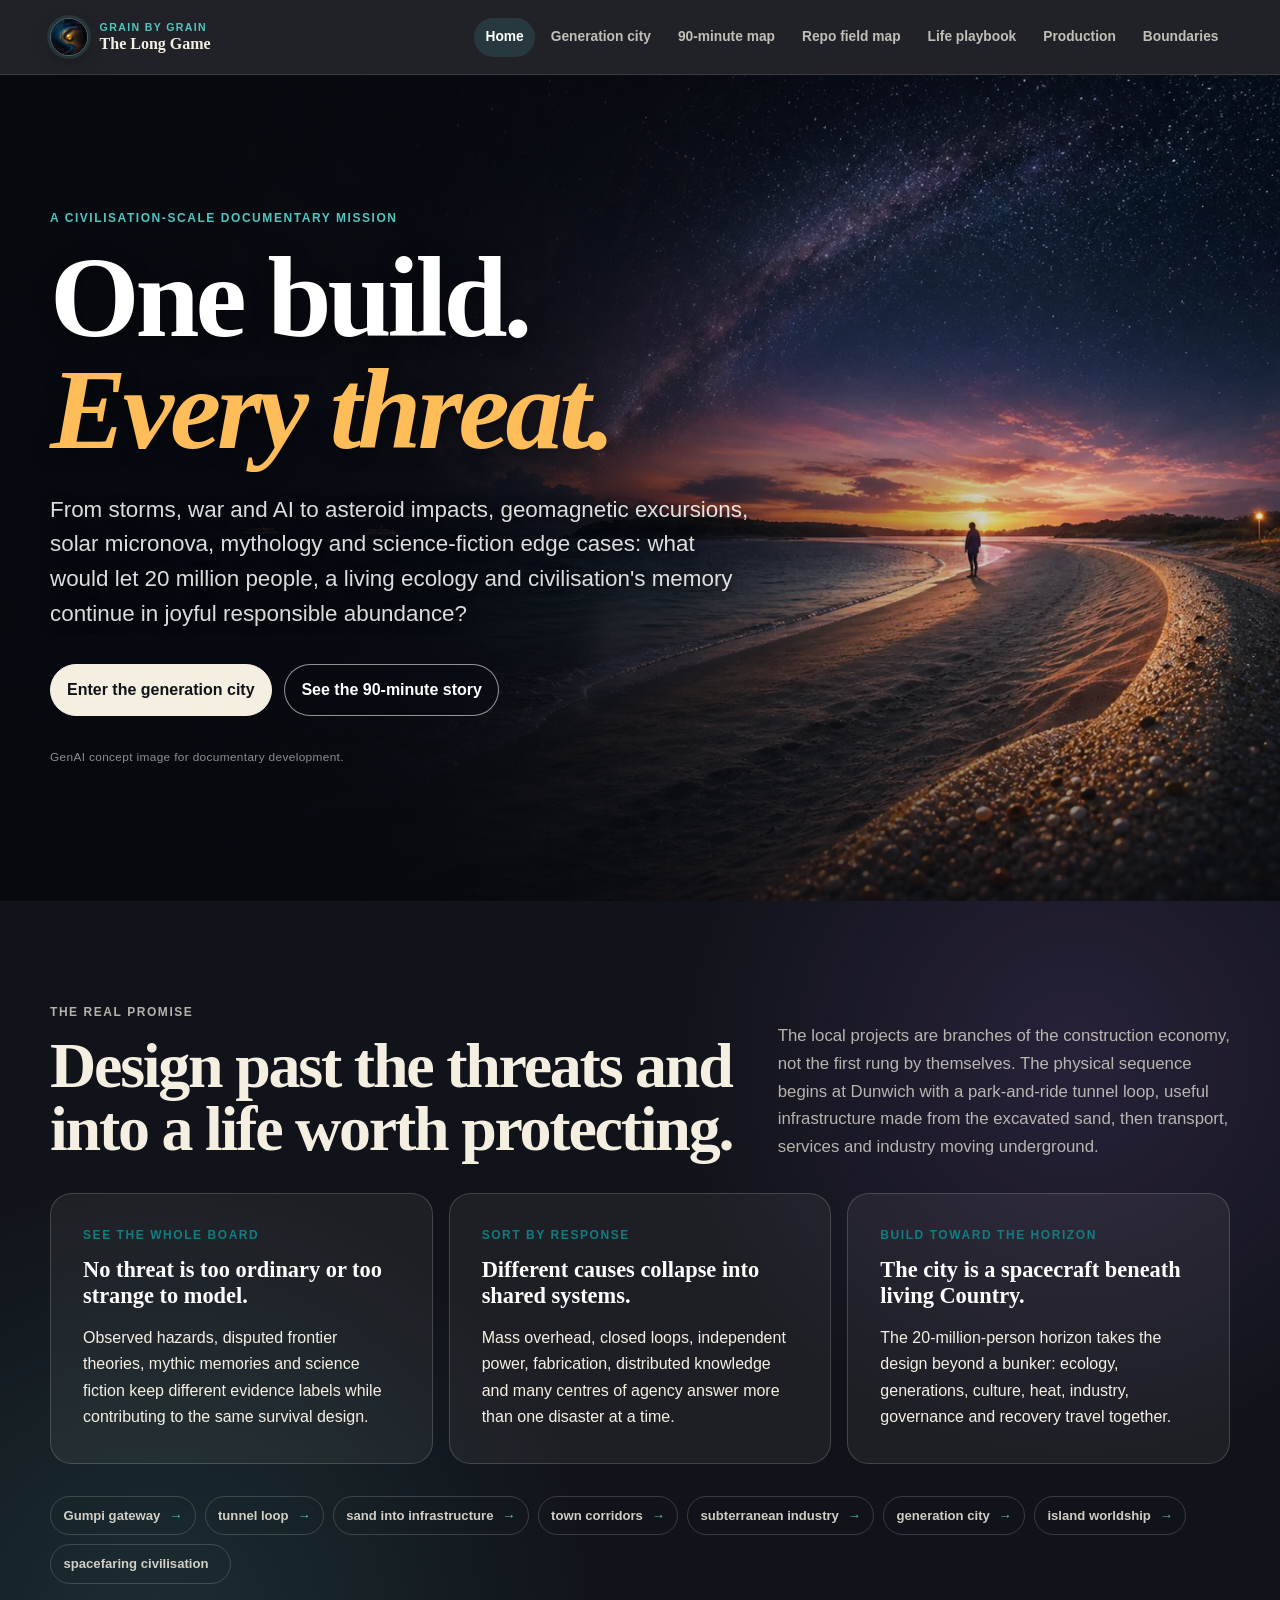
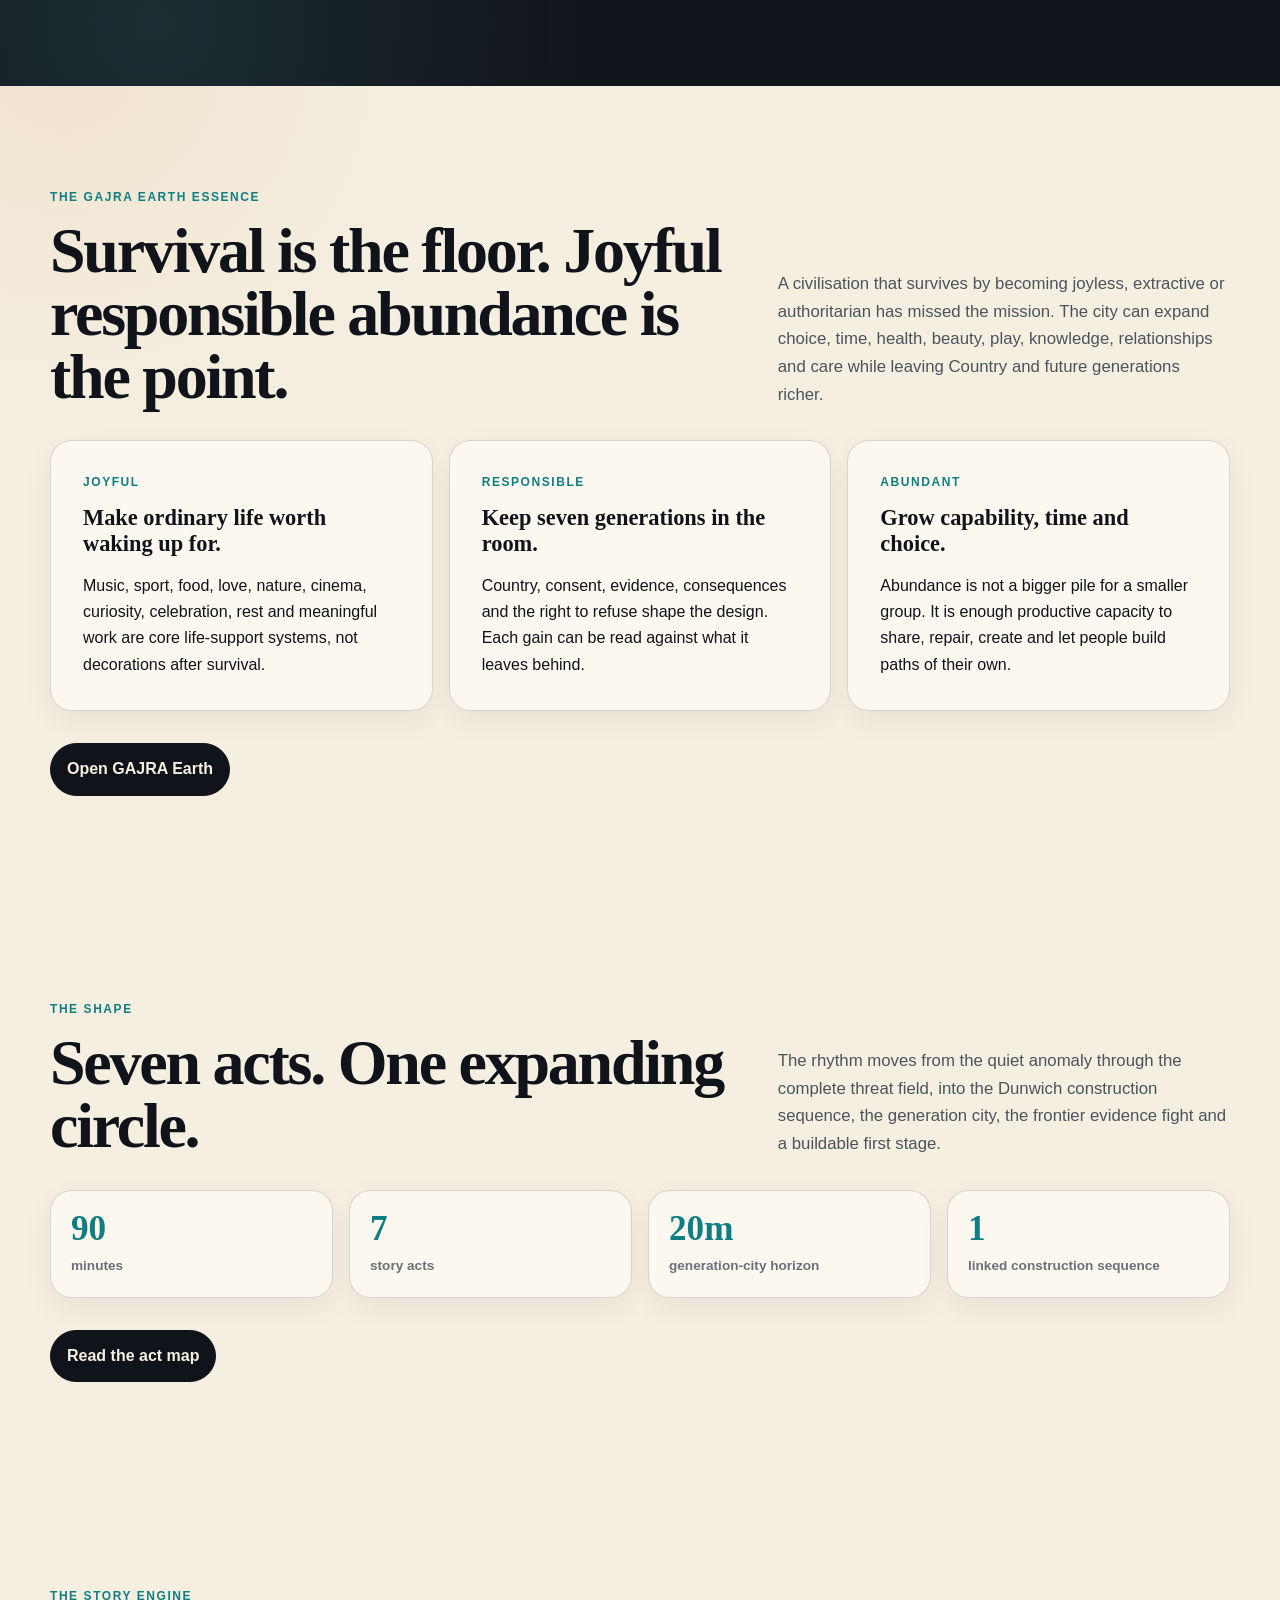
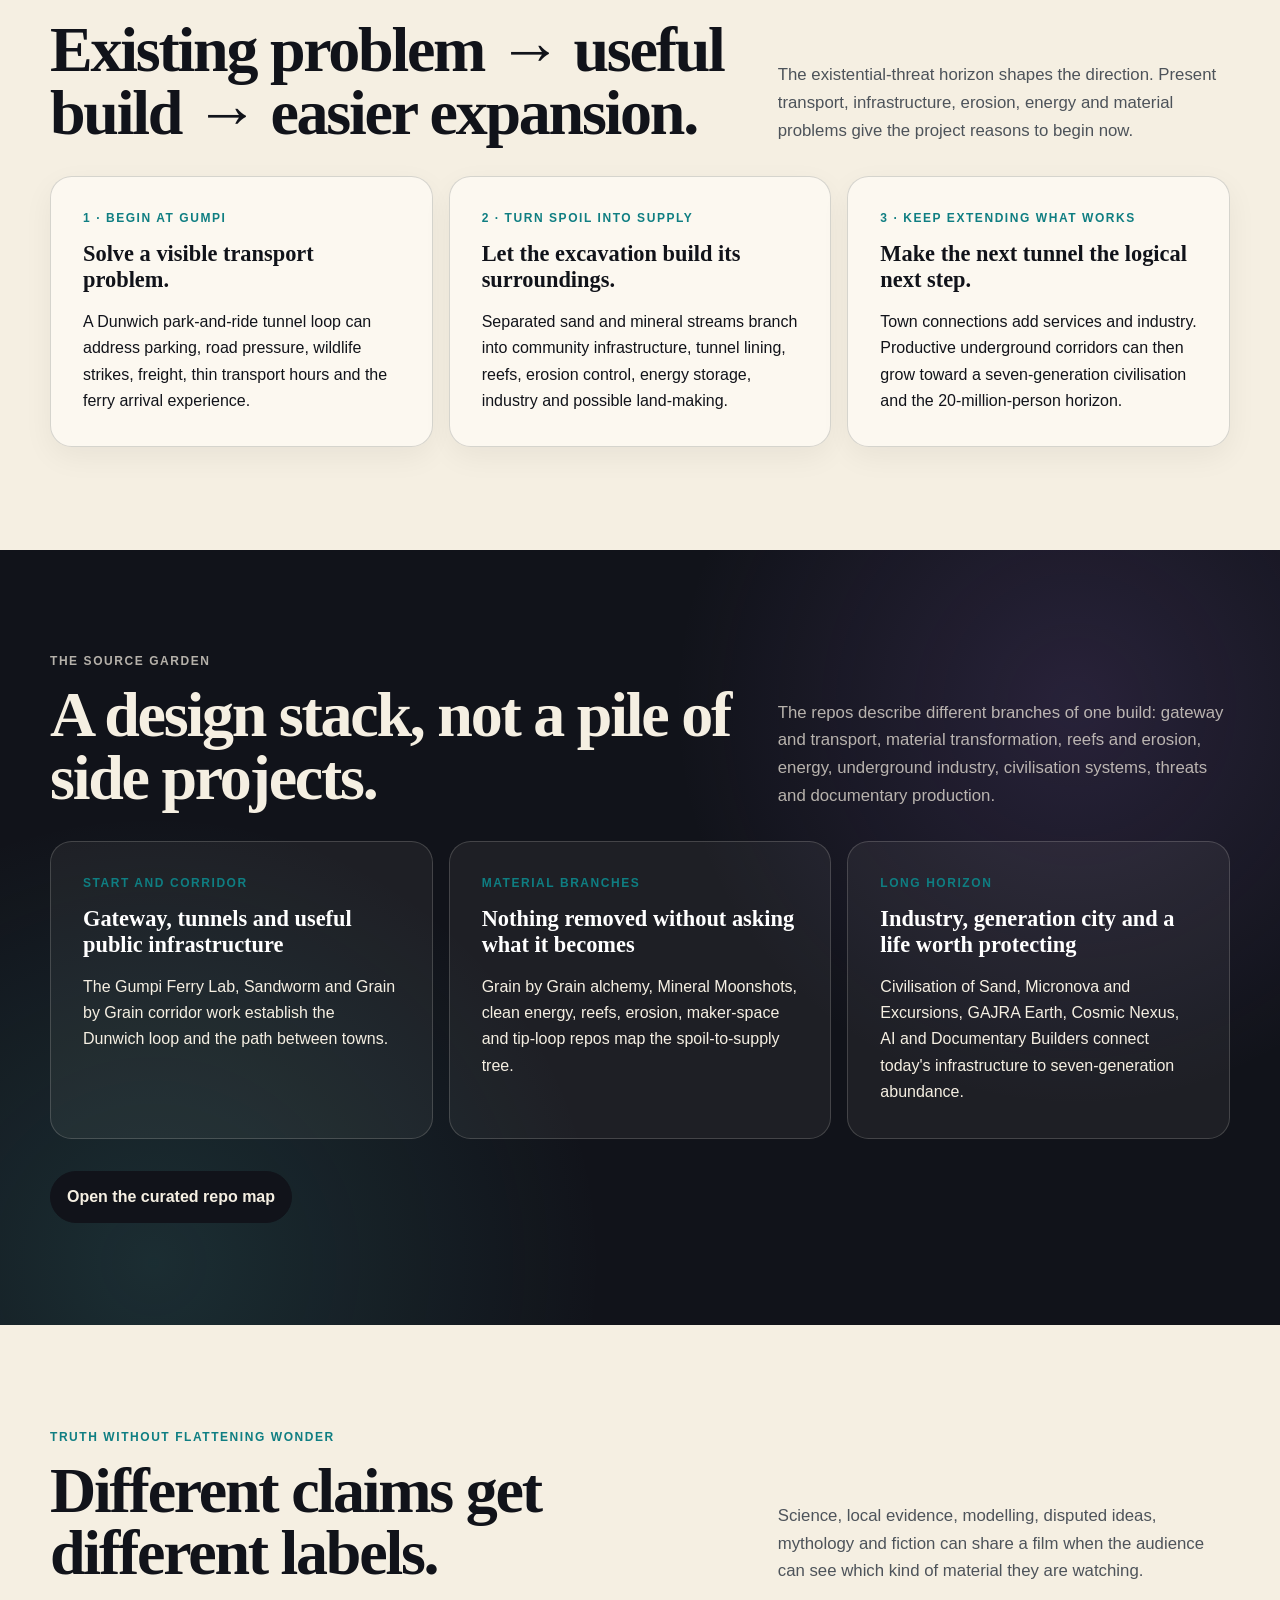
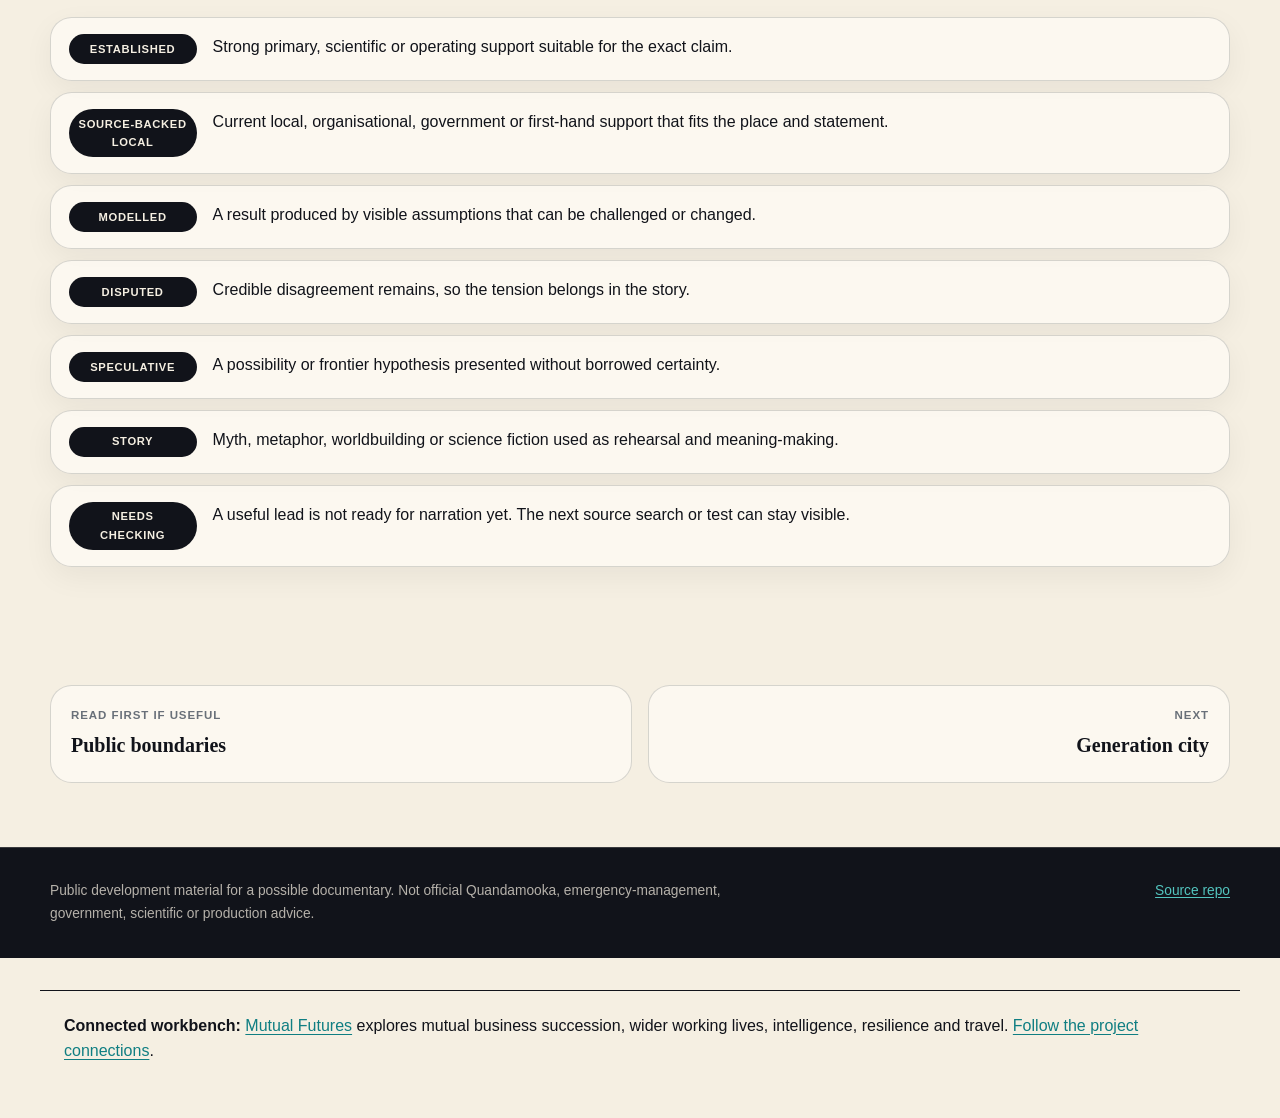
<file: index.html>
<!doctype html>
<html lang="en-AU">
  <head>
    <meta charset="utf-8">
    <meta name="viewport" content="width=device-width, initial-scale=1">
    <meta name="description" content="A public 90-minute documentary mission to design civilisation against the whole existential threat field through a 20-million-person subterranean generation city beneath the Straddie-Moreton island system.">
    <meta property="og:title" content="The Long Game: Grain by Grain">
    <meta property="og:description" content="One build against the whole threat field: a subterranean generation city designed like a closed-loop spacecraft.">
    <meta property="og:type" content="website">
    <meta property="og:url" content="https://auraofintelligence.github.io/grain-by-grain-documentary/">
    <meta property="og:image" content="https://auraofintelligence.github.io/grain-by-grain-documentary/assets/img/og-card.png">
    <meta name="twitter:card" content="summary_large_image">
    <title>The Long Game: Grain by Grain</title>
    <link rel="icon" href="assets/img/favicon.ico?v=20260801-2" sizes="any">
    <link rel="icon" type="image/png" sizes="32x32" href="assets/img/favicon-32.png?v=20260801-2">
    <link rel="icon" type="image/png" sizes="192x192" href="assets/img/favicon-192.png?v=20260801-2">
    <link rel="apple-touch-icon" href="assets/img/apple-touch-icon.png?v=20260801-2">
    <link rel="stylesheet" href="assets/css/site.css?v=20260803-1">
  </head>
  <body data-page="home">
    <a class="skip-link" href="#main">Skip to content</a>
    <header class="site-header">
      <div class="header-inner">
        <a class="brand" href="index.html" aria-label="The Long Game home">
          <img class="brand-icon" src="assets/img/favicon-32.png" alt="" width="32" height="32">
          <span class="brand-copy"><small>Grain by grain</small><strong>The Long Game</strong></span>
        </a>
        <button class="menu-button" type="button" aria-expanded="false" aria-controls="site-navigation">Menu</button>
        <nav class="site-nav" id="site-navigation" aria-label="Main navigation">
          <a data-page="home" href="index.html">Home</a>
          <a data-page="mission" href="mission.html">Generation city</a>
          <a data-page="runtime" href="runtime.html">90-minute map</a>
          <a data-page="field-map" href="field-map.html">Repo field map</a>
          <a data-page="playbook" href="playbook.html">Life playbook</a>
          <a data-page="production" href="production.html">Production</a>
          <a data-page="boundaries" href="boundaries.html">Boundaries</a>
        </nav>
      </div>
    </header>

    <main id="main" class="page-shell">
      <section class="cinematic-hero cinematic-hero-home" aria-labelledby="hero-title">
        <img class="cinematic-hero-image" src="assets/img/hero-home.webp" alt="A lone figure on a curving sand island shore where warm dawn meets a star-filled night." width="1672" height="941" fetchpriority="high" decoding="async">
        <div class="cinematic-hero-copy">
          <p class="eyebrow">A civilisation-scale documentary mission</p>
          <h1 id="hero-title">One build. <span>Every threat.</span></h1>
          <p class="lede">From storms, war and AI to asteroid impacts, geomagnetic excursions, solar micronova, mythology and science-fiction edge cases: what would let 20 million people, a living ecology and civilisation's memory continue in joyful responsible abundance?</p>
          <div class="button-row">
            <a class="button" href="mission.html">Enter the generation city</a>
            <a class="button secondary" href="runtime.html">See the 90-minute story</a>
          </div>
          <p class="hero-art-note">GenAI concept image for documentary development.</p>
        </div>
      </section>

      <section class="section dark" aria-labelledby="promise-title">
        <div class="section-heading">
          <div>
            <p class="kicker">The real promise</p>
            <h2 id="promise-title">Design past the threats and into a life worth protecting.</h2>
          </div>
          <p>The local projects are branches of the construction economy, not the first rung by themselves. The physical sequence begins at Dunwich with a park-and-ride tunnel loop, useful infrastructure made from the excavated sand, then transport, services and industry moving underground.</p>
        </div>
        <div class="three-grid">
          <article class="panel">
            <p class="card-tag">See the whole board</p>
            <h3>No threat is too ordinary or too strange to model.</h3>
            <p>Observed hazards, disputed frontier theories, mythic memories and science fiction keep different evidence labels while contributing to the same survival design.</p>
          </article>
          <article class="panel">
            <p class="card-tag">Sort by response</p>
            <h3>Different causes collapse into shared systems.</h3>
            <p>Mass overhead, closed loops, independent power, fabrication, distributed knowledge and many centres of agency answer more than one disaster at a time.</p>
          </article>
          <article class="panel">
            <p class="card-tag">Build toward the horizon</p>
            <h3>The city is a spacecraft beneath living Country.</h3>
            <p>The 20-million-person horizon takes the design beyond a bunker: ecology, generations, culture, heat, industry, governance and recovery travel together.</p>
          </article>
        </div>
        <ol class="scale-ribbon" aria-label="The film's scale journey">
          <li>Gumpi gateway</li>
          <li>tunnel loop</li>
          <li>sand into infrastructure</li>
          <li>town corridors</li>
          <li>subterranean industry</li>
          <li>generation city</li>
          <li>island worldship</li>
          <li>spacefaring civilisation</li>
        </ol>
      </section>

      <section class="section" aria-labelledby="gajra-title">
        <div class="section-heading"><div><p class="kicker">The GAJRA Earth essence</p><h2 id="gajra-title">Survival is the floor. Joyful responsible abundance is the point.</h2></div><p>A civilisation that survives by becoming joyless, extractive or authoritarian has missed the mission. The city can expand choice, time, health, beauty, play, knowledge, relationships and care while leaving Country and future generations richer.</p></div>
        <div class="three-grid">
          <article class="feature-card"><p class="card-tag">Joyful</p><h3>Make ordinary life worth waking up for.</h3><p>Music, sport, food, love, nature, cinema, curiosity, celebration, rest and meaningful work are core life-support systems, not decorations after survival.</p></article>
          <article class="feature-card"><p class="card-tag">Responsible</p><h3>Keep seven generations in the room.</h3><p>Country, consent, evidence, consequences and the right to refuse shape the design. Each gain can be read against what it leaves behind.</p></article>
          <article class="feature-card"><p class="card-tag">Abundant</p><h3>Grow capability, time and choice.</h3><p>Abundance is not a bigger pile for a smaller group. It is enough productive capacity to share, repair, create and let people build paths of their own.</p></article>
        </div>
        <div class="button-row"><a class="button" href="https://auraofintelligence.github.io/GAJRA-earth-infinity/">Open GAJRA Earth</a></div>
      </section>

      <section class="section" aria-labelledby="shape-title">
        <div class="section-heading">
          <div>
            <p class="kicker">The shape</p>
            <h2 id="shape-title">Seven acts. One expanding circle.</h2>
          </div>
          <p>The rhythm moves from the quiet anomaly through the complete threat field, into the Dunwich construction sequence, the generation city, the frontier evidence fight and a buildable first stage.</p>
        </div>
        <div class="metric-grid">
          <div class="metric"><strong>90</strong><span>minutes</span></div>
          <div class="metric"><strong>7</strong><span>story acts</span></div>
          <div class="metric"><strong>20m</strong><span>generation-city horizon</span></div>
          <div class="metric"><strong>1</strong><span>linked construction sequence</span></div>
        </div>
        <div class="button-row">
          <a class="button" href="runtime.html">Read the act map</a>
        </div>
      </section>

      <section class="section" aria-labelledby="engine-title">
        <div class="section-heading">
          <div>
            <p class="kicker">The story engine</p>
            <h2 id="engine-title">Existing problem → useful build → easier expansion.</h2>
          </div>
          <p>The existential-threat horizon shapes the direction. Present transport, infrastructure, erosion, energy and material problems give the project reasons to begin now.</p>
        </div>
        <div class="three-grid">
          <article class="feature-card">
            <p class="card-tag">1 · Begin at Gumpi</p>
            <h3>Solve a visible transport problem.</h3>
            <p>A Dunwich park-and-ride tunnel loop can address parking, road pressure, wildlife strikes, freight, thin transport hours and the ferry arrival experience.</p>
          </article>
          <article class="feature-card">
            <p class="card-tag">2 · Turn spoil into supply</p>
            <h3>Let the excavation build its surroundings.</h3>
            <p>Separated sand and mineral streams branch into community infrastructure, tunnel lining, reefs, erosion control, energy storage, industry and possible land-making.</p>
          </article>
          <article class="feature-card">
            <p class="card-tag">3 · Keep extending what works</p>
            <h3>Make the next tunnel the logical next step.</h3>
            <p>Town connections add services and industry. Productive underground corridors can then grow toward a seven-generation civilisation and the 20-million-person horizon.</p>
          </article>
        </div>
      </section>

      <section class="section dark" aria-labelledby="source-title">
        <div class="section-heading">
          <div>
            <p class="kicker">The source garden</p>
            <h2 id="source-title">A design stack, not a pile of side projects.</h2>
          </div>
          <p>The repos describe different branches of one build: gateway and transport, material transformation, reefs and erosion, energy, underground industry, civilisation systems, threats and documentary production.</p>
        </div>
        <div class="three-grid">
          <article class="panel"><p class="card-tag">Start and corridor</p><h3>Gateway, tunnels and useful public infrastructure</h3><p>The Gumpi Ferry Lab, Sandworm and Grain by Grain corridor work establish the Dunwich loop and the path between towns.</p></article>
          <article class="panel"><p class="card-tag">Material branches</p><h3>Nothing removed without asking what it becomes</h3><p>Grain by Grain alchemy, Mineral Moonshots, clean energy, reefs, erosion, maker-space and tip-loop repos map the spoil-to-supply tree.</p></article>
          <article class="panel"><p class="card-tag">Long horizon</p><h3>Industry, generation city and a life worth protecting</h3><p>Civilisation of Sand, Micronova and Excursions, GAJRA Earth, Cosmic Nexus, AI and Documentary Builders connect today's infrastructure to seven-generation abundance.</p></article>
        </div>
        <div class="button-row">
          <a class="button" href="field-map.html">Open the curated repo map</a>
        </div>
      </section>

      <section class="section" aria-labelledby="truth-title">
        <div class="section-heading">
          <div>
            <p class="kicker">Truth without flattening wonder</p>
            <h2 id="truth-title">Different claims get different labels.</h2>
          </div>
          <p>Science, local evidence, modelling, disputed ideas, mythology and fiction can share a film when the audience can see which kind of material they are watching.</p>
        </div>
        <div class="evidence-list">
          <div class="evidence-row"><span class="evidence-label">Established</span><p>Strong primary, scientific or operating support suitable for the exact claim.</p></div>
          <div class="evidence-row"><span class="evidence-label">Source-backed local</span><p>Current local, organisational, government or first-hand support that fits the place and statement.</p></div>
          <div class="evidence-row"><span class="evidence-label">Modelled</span><p>A result produced by visible assumptions that can be challenged or changed.</p></div>
          <div class="evidence-row"><span class="evidence-label">Disputed</span><p>Credible disagreement remains, so the tension belongs in the story.</p></div>
          <div class="evidence-row"><span class="evidence-label">Speculative</span><p>A possibility or frontier hypothesis presented without borrowed certainty.</p></div>
          <div class="evidence-row"><span class="evidence-label">Story</span><p>Myth, metaphor, worldbuilding or science fiction used as rehearsal and meaning-making.</p></div>
          <div class="evidence-row"><span class="evidence-label">Needs checking</span><p>A useful lead is not ready for narration yet. The next source search or test can stay visible.</p></div>
        </div>
      </section>

      <nav class="footer-nav" aria-label="Next page">
        <a href="boundaries.html"><span>Read first if useful</span><strong>Public boundaries</strong></a>
        <a href="mission.html"><span>Next</span><strong>Generation city</strong></a>
      </nav>
    </main>

    <footer class="site-footer">
      <div class="footer-inner">
        <p>Public development material for a possible documentary. Not official Quandamooka, emergency-management, government, scientific or production advice.</p>
        <a href="https://github.com/auraofintelligence/grain-by-grain-documentary">Source repo</a>
      </div>
    </footer>
    <script src="assets/js/site.js?v=20260803-1"></script>
  
<aside id="mutual-futures-connection" aria-label="Connected public workbench" style="max-width:1200px;margin:32px auto;padding:22px 24px;border-top:1px solid currentColor;font:inherit;line-height:1.6"><p style="margin:0"><strong>Connected workbench: </strong><a href="https://auraofintelligence.github.io/mutual-futures/" target="_blank" rel="noopener noreferrer">Mutual Futures</a> explores mutual business succession, wider working lives, intelligence, resilience and travel. <a href="https://auraofintelligence.github.io/mutual-futures/sources.html" target="_blank" rel="noopener noreferrer">Follow the project connections</a>.</p></aside>
</body>
</html>
</file>
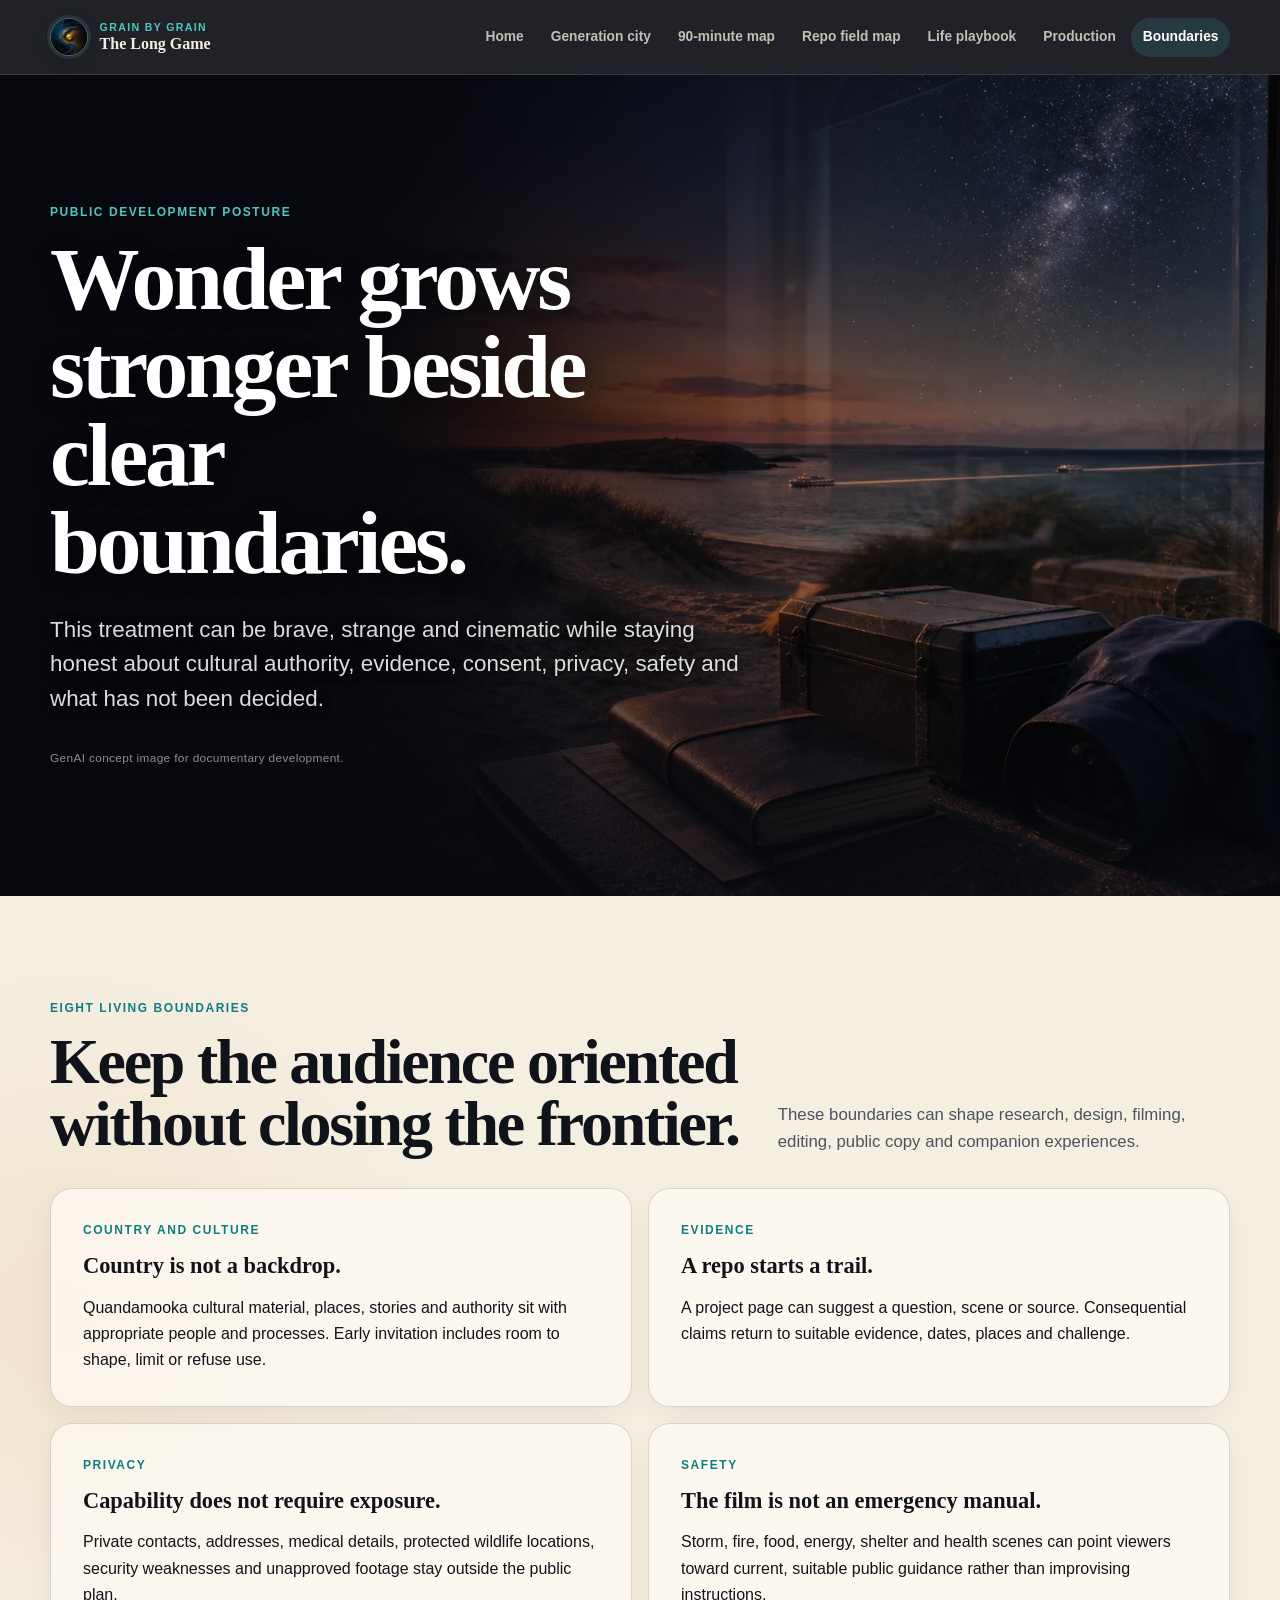
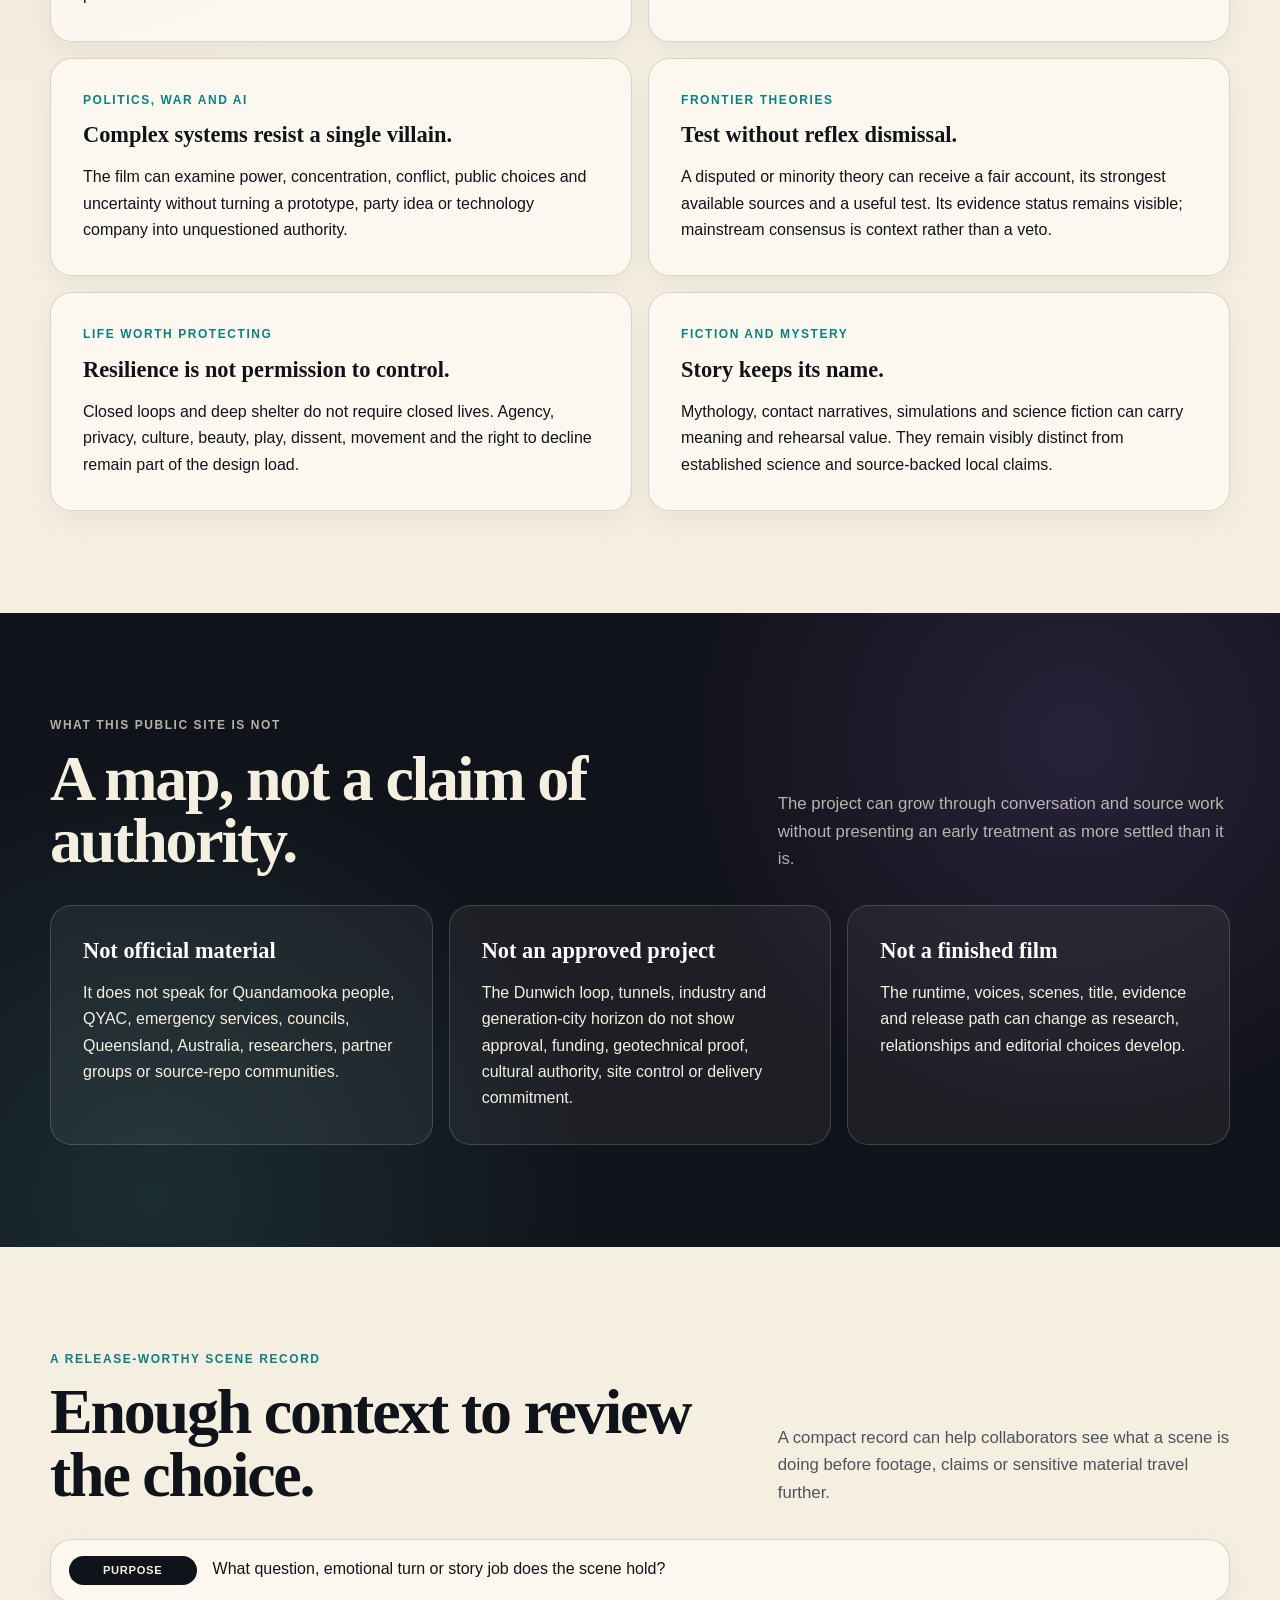
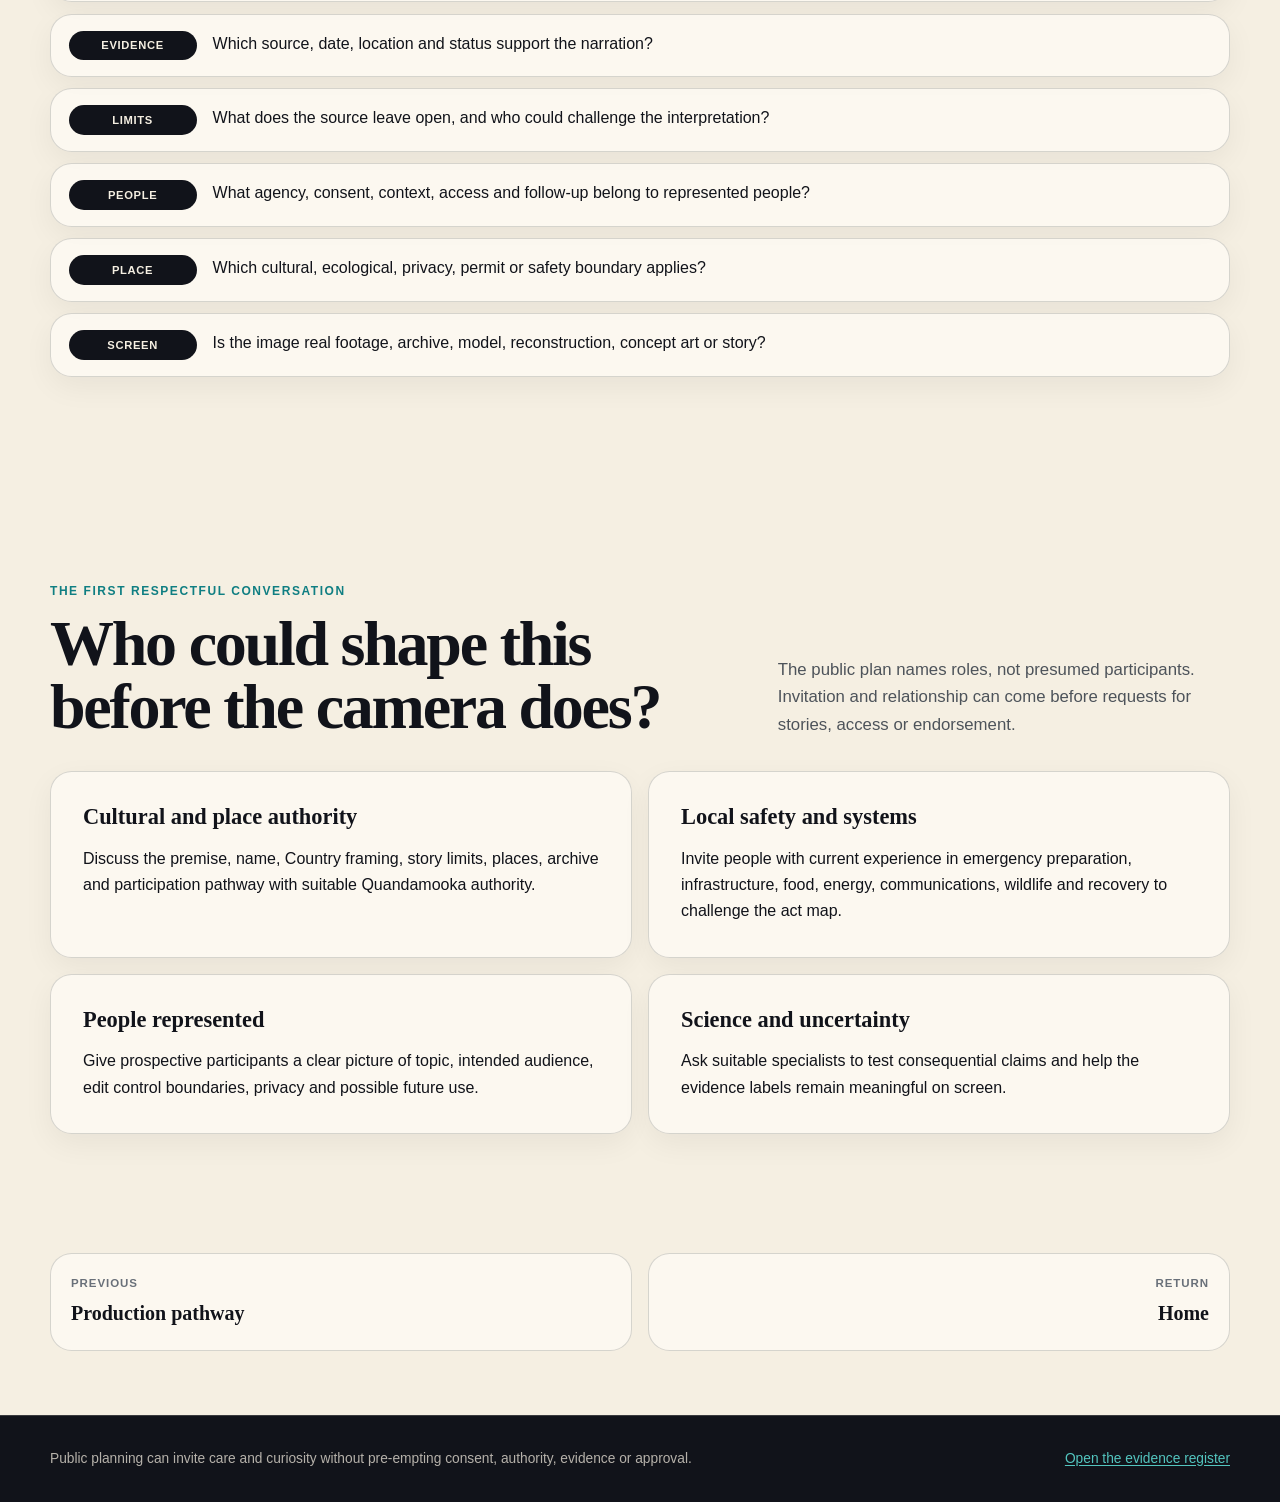
<file: boundaries.html>
<!doctype html>
<html lang="en-AU">
  <head>
    <meta charset="utf-8">
    <meta name="viewport" content="width=device-width, initial-scale=1">
    <meta name="description" content="Public, cultural, evidence, privacy and safety boundaries for The Long Game documentary planning project.">
    <meta property="og:title" content="Boundaries | The Long Game">
    <meta property="og:description" content="Bold imagination with clear evidence, cultural authority, consent, privacy and safety boundaries.">
    <meta property="og:type" content="website">
    <meta property="og:image" content="https://auraofintelligence.github.io/grain-by-grain-documentary/assets/img/og-card.png">
    <meta name="twitter:card" content="summary_large_image">
    <title>Boundaries | The Long Game</title>
    <link rel="icon" href="assets/img/favicon.ico?v=20260801-2" sizes="any">
    <link rel="icon" type="image/png" sizes="32x32" href="assets/img/favicon-32.png?v=20260801-2">
    <link rel="icon" type="image/png" sizes="192x192" href="assets/img/favicon-192.png?v=20260801-2">
    <link rel="apple-touch-icon" href="assets/img/apple-touch-icon.png?v=20260801-2">
    <link rel="stylesheet" href="assets/css/site.css?v=20260803-1">
  </head>
  <body data-page="boundaries">
    <a class="skip-link" href="#main">Skip to content</a>
    <header class="site-header"><div class="header-inner">
      <a class="brand" href="index.html" aria-label="The Long Game home"><img class="brand-icon" src="assets/img/favicon-32.png" alt="" width="32" height="32"><span class="brand-copy"><small>Grain by grain</small><strong>The Long Game</strong></span></a>
      <button class="menu-button" type="button" aria-expanded="false" aria-controls="site-navigation">Menu</button>
      <nav class="site-nav" id="site-navigation" aria-label="Main navigation"><a data-page="home" href="index.html">Home</a><a data-page="mission" href="mission.html">Generation city</a><a data-page="runtime" href="runtime.html">90-minute map</a><a data-page="field-map" href="field-map.html">Repo field map</a><a data-page="playbook" href="playbook.html">Life playbook</a><a data-page="production" href="production.html">Production</a><a data-page="boundaries" href="boundaries.html">Boundaries</a></nav>
    </div></header>

    <main id="main" class="page-shell">
      <section class="cinematic-hero cinematic-hero-page" aria-labelledby="boundaries-title">
        <img class="cinematic-hero-image" src="assets/img/hero-boundaries.webp" alt="A protected notebook, archive box and camera rest beside a coastal threshold where the real shoreline meets reflected stars." width="1672" height="941" fetchpriority="high" decoding="async">
        <div class="cinematic-hero-copy">
          <p class="eyebrow">Public development posture</p><h1 id="boundaries-title">Wonder grows stronger beside clear boundaries.</h1>
          <p class="lede">This treatment can be brave, strange and cinematic while staying honest about cultural authority, evidence, consent, privacy, safety and what has not been decided.</p>
          <p class="hero-art-note">GenAI concept image for documentary development.</p>
        </div>
      </section>

      <section class="section" aria-labelledby="boundary-title">
        <div class="section-heading"><div><p class="kicker">Eight living boundaries</p><h2 id="boundary-title">Keep the audience oriented without closing the frontier.</h2></div><p>These boundaries can shape research, design, filming, editing, public copy and companion experiences.</p></div>
        <div class="boundary-grid">
          <article class="boundary-card"><p class="card-tag">Country and culture</p><h3>Country is not a backdrop.</h3><p>Quandamooka cultural material, places, stories and authority sit with appropriate people and processes. Early invitation includes room to shape, limit or refuse use.</p></article>
          <article class="boundary-card"><p class="card-tag">Evidence</p><h3>A repo starts a trail.</h3><p>A project page can suggest a question, scene or source. Consequential claims return to suitable evidence, dates, places and challenge.</p></article>
          <article class="boundary-card"><p class="card-tag">Privacy</p><h3>Capability does not require exposure.</h3><p>Private contacts, addresses, medical details, protected wildlife locations, security weaknesses and unapproved footage stay outside the public plan.</p></article>
          <article class="boundary-card"><p class="card-tag">Safety</p><h3>The film is not an emergency manual.</h3><p>Storm, fire, food, energy, shelter and health scenes can point viewers toward current, suitable public guidance rather than improvising instructions.</p></article>
          <article class="boundary-card"><p class="card-tag">Politics, war and AI</p><h3>Complex systems resist a single villain.</h3><p>The film can examine power, concentration, conflict, public choices and uncertainty without turning a prototype, party idea or technology company into unquestioned authority.</p></article>
          <article class="boundary-card"><p class="card-tag">Frontier theories</p><h3>Test without reflex dismissal.</h3><p>A disputed or minority theory can receive a fair account, its strongest available sources and a useful test. Its evidence status remains visible; mainstream consensus is context rather than a veto.</p></article>
          <article class="boundary-card"><p class="card-tag">Life worth protecting</p><h3>Resilience is not permission to control.</h3><p>Closed loops and deep shelter do not require closed lives. Agency, privacy, culture, beauty, play, dissent, movement and the right to decline remain part of the design load.</p></article>
          <article class="boundary-card"><p class="card-tag">Fiction and mystery</p><h3>Story keeps its name.</h3><p>Mythology, contact narratives, simulations and science fiction can carry meaning and rehearsal value. They remain visibly distinct from established science and source-backed local claims.</p></article>
        </div>
      </section>

      <section class="section dark" aria-labelledby="not-title">
        <div class="section-heading"><div><p class="kicker">What this public site is not</p><h2 id="not-title">A map, not a claim of authority.</h2></div><p>The project can grow through conversation and source work without presenting an early treatment as more settled than it is.</p></div>
        <div class="three-grid">
          <article class="panel"><h3>Not official material</h3><p>It does not speak for Quandamooka people, QYAC, emergency services, councils, Queensland, Australia, researchers, partner groups or source-repo communities.</p></article>
          <article class="panel"><h3>Not an approved project</h3><p>The Dunwich loop, tunnels, industry and generation-city horizon do not show approval, funding, geotechnical proof, cultural authority, site control or delivery commitment.</p></article>
          <article class="panel"><h3>Not a finished film</h3><p>The runtime, voices, scenes, title, evidence and release path can change as research, relationships and editorial choices develop.</p></article>
        </div>
      </section>

      <section class="section" aria-labelledby="scene-title">
        <div class="section-heading"><div><p class="kicker">A release-worthy scene record</p><h2 id="scene-title">Enough context to review the choice.</h2></div><p>A compact record can help collaborators see what a scene is doing before footage, claims or sensitive material travel further.</p></div>
        <div class="evidence-list">
          <div class="evidence-row"><span class="evidence-label">Purpose</span><p>What question, emotional turn or story job does the scene hold?</p></div>
          <div class="evidence-row"><span class="evidence-label">Evidence</span><p>Which source, date, location and status support the narration?</p></div>
          <div class="evidence-row"><span class="evidence-label">Limits</span><p>What does the source leave open, and who could challenge the interpretation?</p></div>
          <div class="evidence-row"><span class="evidence-label">People</span><p>What agency, consent, context, access and follow-up belong to represented people?</p></div>
          <div class="evidence-row"><span class="evidence-label">Place</span><p>Which cultural, ecological, privacy, permit or safety boundary applies?</p></div>
          <div class="evidence-row"><span class="evidence-label">Screen</span><p>Is the image real footage, archive, model, reconstruction, concept art or story?</p></div>
        </div>
      </section>

      <section class="section" aria-labelledby="next-title">
        <div class="section-heading"><div><p class="kicker">The first respectful conversation</p><h2 id="next-title">Who could shape this before the camera does?</h2></div><p>The public plan names roles, not presumed participants. Invitation and relationship can come before requests for stories, access or endorsement.</p></div>
        <div class="two-grid">
          <article class="feature-card"><h3>Cultural and place authority</h3><p>Discuss the premise, name, Country framing, story limits, places, archive and participation pathway with suitable Quandamooka authority.</p></article>
          <article class="feature-card"><h3>Local safety and systems</h3><p>Invite people with current experience in emergency preparation, infrastructure, food, energy, communications, wildlife and recovery to challenge the act map.</p></article>
          <article class="feature-card"><h3>People represented</h3><p>Give prospective participants a clear picture of topic, intended audience, edit control boundaries, privacy and possible future use.</p></article>
          <article class="feature-card"><h3>Science and uncertainty</h3><p>Ask suitable specialists to test consequential claims and help the evidence labels remain meaningful on screen.</p></article>
        </div>
      </section>

      <nav class="footer-nav" aria-label="Previous and next pages"><a href="production.html"><span>Previous</span><strong>Production pathway</strong></a><a href="index.html"><span>Return</span><strong>Home</strong></a></nav>
    </main>

    <footer class="site-footer"><div class="footer-inner"><p>Public planning can invite care and curiosity without pre-empting consent, authority, evidence or approval.</p><a href="docs/evidence-register.md">Open the evidence register</a></div></footer>
    <script src="assets/js/site.js?v=20260803-1"></script>
  </body>
</html>
</file>
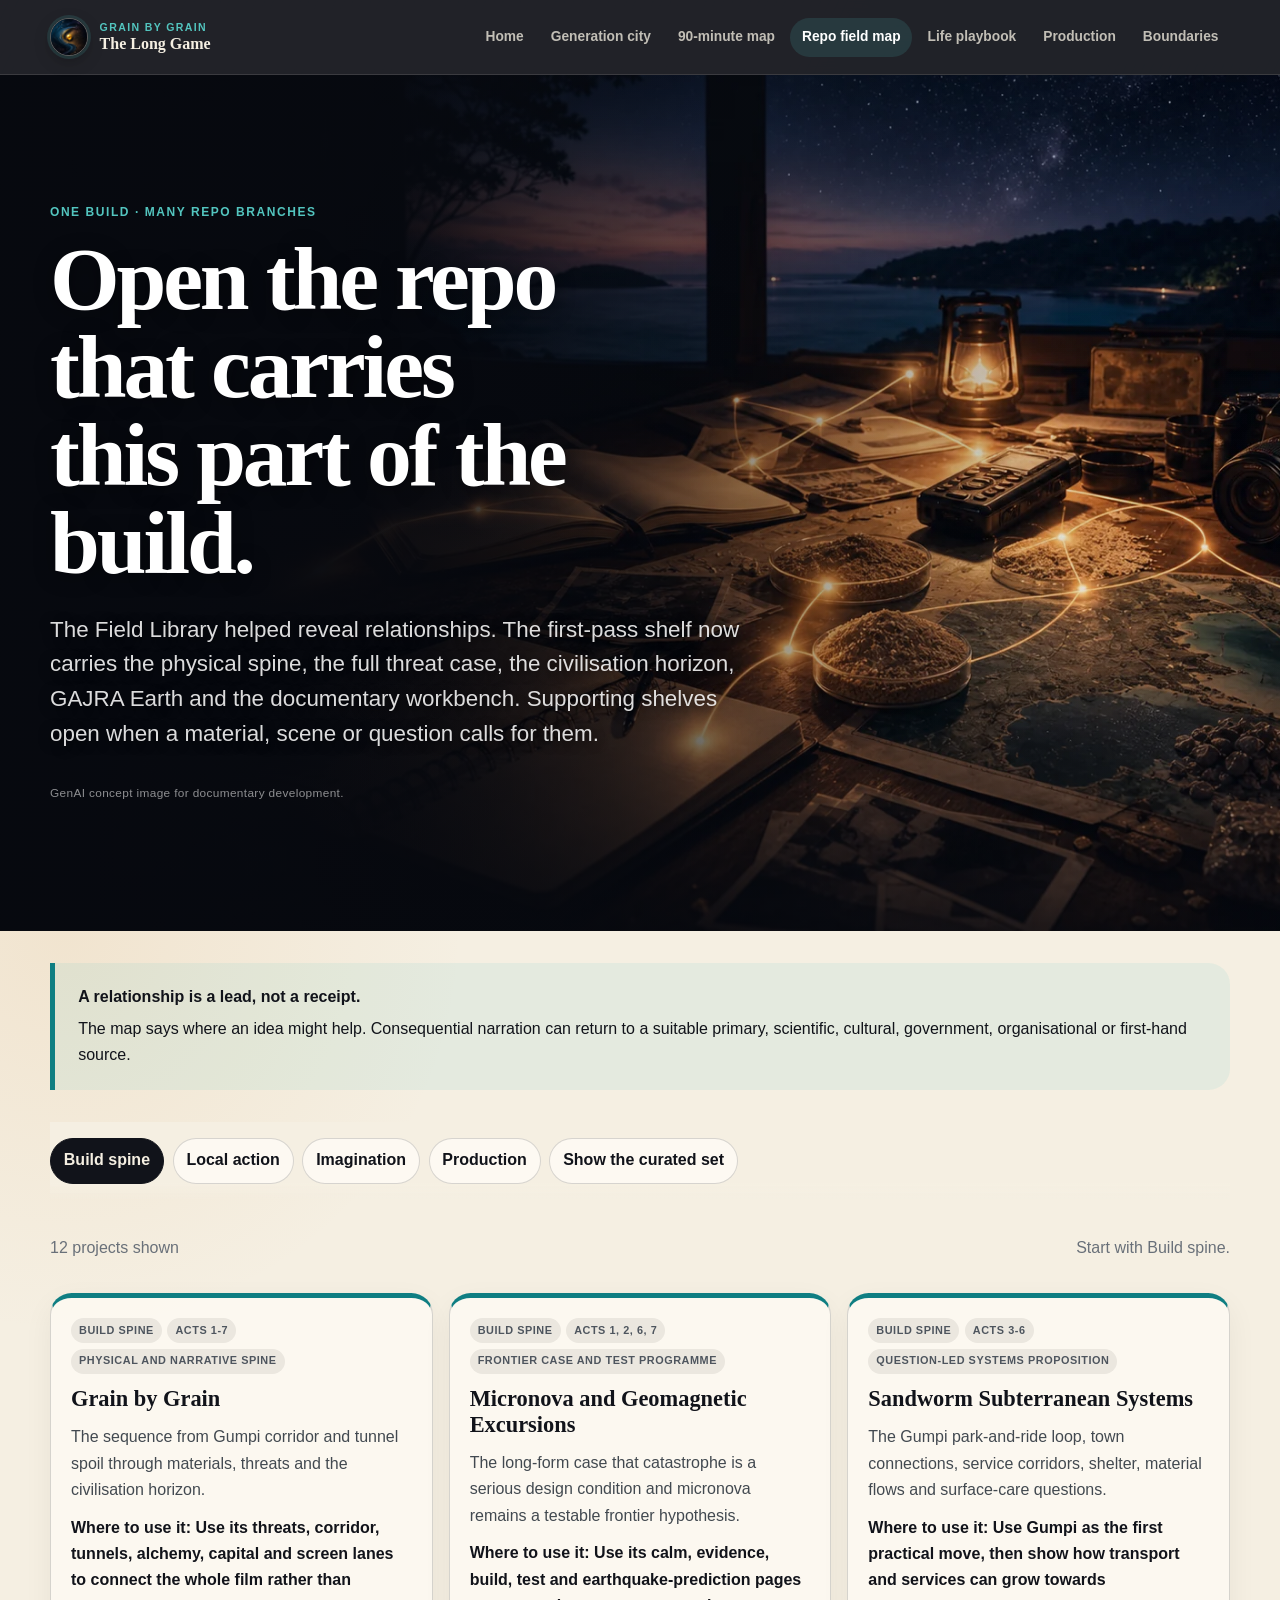
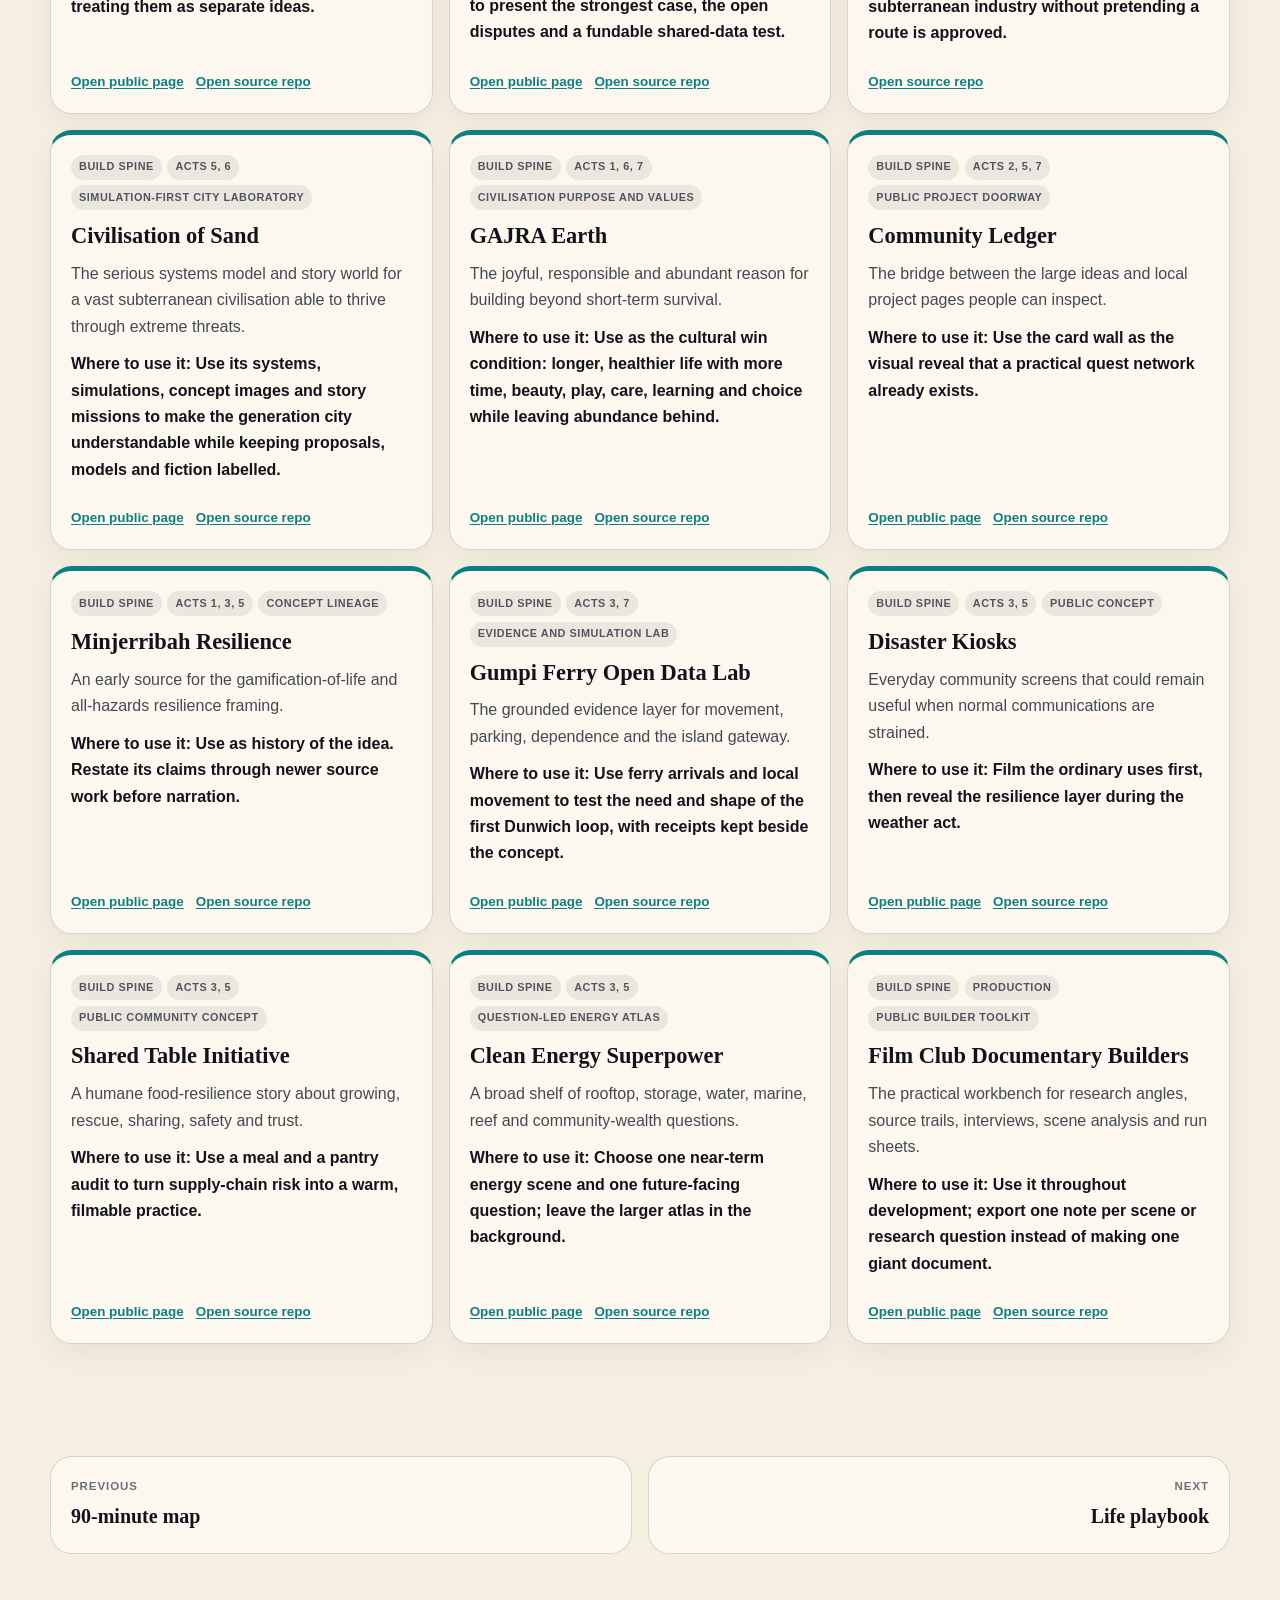
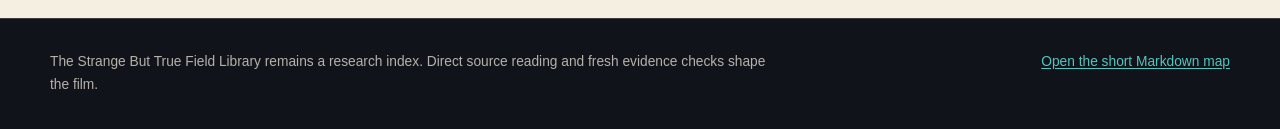
<file: field-map.html>
<!doctype html>
<html lang="en-AU">
  <head>
    <meta charset="utf-8">
    <meta name="viewport" content="width=device-width, initial-scale=1">
    <meta name="description" content="A curated map showing which repos carry each part of The Long Game documentary, from the Dunwich gateway to a seven-generation worldship.">
    <meta property="og:title" content="Repo field map | The Long Game">
    <meta property="og:description" content="A build-spine, local-action, frontier-imagination and production map through the documentary source repos.">
    <meta property="og:type" content="website">
    <meta property="og:image" content="https://auraofintelligence.github.io/grain-by-grain-documentary/assets/img/og-card.png">
    <meta name="twitter:card" content="summary_large_image">
    <title>Repo field map | The Long Game</title>
    <link rel="icon" href="assets/img/favicon.ico?v=20260801-2" sizes="any">
    <link rel="icon" type="image/png" sizes="32x32" href="assets/img/favicon-32.png?v=20260801-2">
    <link rel="icon" type="image/png" sizes="192x192" href="assets/img/favicon-192.png?v=20260801-2">
    <link rel="apple-touch-icon" href="assets/img/apple-touch-icon.png?v=20260801-2">
    <link rel="stylesheet" href="assets/css/site.css?v=20260803-1">
  </head>
  <body data-page="field-map">
    <a class="skip-link" href="#main">Skip to content</a>
    <header class="site-header"><div class="header-inner">
      <a class="brand" href="index.html" aria-label="The Long Game home"><img class="brand-icon" src="assets/img/favicon-32.png" alt="" width="32" height="32"><span class="brand-copy"><small>Grain by grain</small><strong>The Long Game</strong></span></a>
      <button class="menu-button" type="button" aria-expanded="false" aria-controls="site-navigation">Menu</button>
      <nav class="site-nav" id="site-navigation" aria-label="Main navigation"><a data-page="home" href="index.html">Home</a><a data-page="mission" href="mission.html">Generation city</a><a data-page="runtime" href="runtime.html">90-minute map</a><a data-page="field-map" href="field-map.html">Repo field map</a><a data-page="playbook" href="playbook.html">Life playbook</a><a data-page="production" href="production.html">Production</a><a data-page="boundaries" href="boundaries.html">Boundaries</a></nav>
    </div></header>

    <main id="main" class="page-shell">
      <section class="cinematic-hero cinematic-hero-page" aria-labelledby="field-map-title">
        <img class="cinematic-hero-image" src="assets/img/hero-field-map.webp" alt="A night-time documentary research table with notebooks, recording gear, sand samples, maps and glowing source trails beside a bay." width="1672" height="941" fetchpriority="high" decoding="async">
        <div class="cinematic-hero-copy">
          <p class="eyebrow">One build · many repo branches</p><h1 id="field-map-title">Open the repo that carries this part of the build.</h1>
          <p class="lede">The Field Library helped reveal relationships. The first-pass shelf now carries the physical spine, the full threat case, the civilisation horizon, GAJRA Earth and the documentary workbench. Supporting shelves open when a material, scene or question calls for them.</p>
          <p class="hero-art-note">GenAI concept image for documentary development.</p>
        </div>
      </section>

      <div class="callout">
        <strong>A relationship is a lead, not a receipt.</strong>
        The map says where an idea might help. Consequential narration can return to a suitable primary, scientific, cultural, government, organisational or first-hand source.
      </div>

      <div class="filter-bar" aria-label="Filter projects by role">
        <button class="filter-button" type="button" data-field-filter="core" aria-pressed="true">Build spine</button>
        <button class="filter-button" type="button" data-field-filter="action" aria-pressed="false">Local action</button>
        <button class="filter-button" type="button" data-field-filter="imagination" aria-pressed="false">Imagination</button>
        <button class="filter-button" type="button" data-field-filter="production" aria-pressed="false">Production</button>
        <button class="filter-button" type="button" data-field-filter="all" aria-pressed="false">Show the curated set</button>
      </div>

      <div class="field-summary"><p data-field-count aria-live="polite"></p><p>Start with Build spine.</p></div>
      <section class="field-grid" data-field-grid aria-label="Documentary repo cards"></section>

      <nav class="footer-nav" aria-label="Previous and next pages">
        <a href="runtime.html"><span>Previous</span><strong>90-minute map</strong></a>
        <a href="playbook.html"><span>Next</span><strong>Life playbook</strong></a>
      </nav>
    </main>

    <footer class="site-footer"><div class="footer-inner"><p>The Strange But True Field Library remains a research index. Direct source reading and fresh evidence checks shape the film.</p><a href="docs/repo-source-map.md">Open the short Markdown map</a></div></footer>
    <script src="assets/js/site.js?v=20260803-1"></script>
    <script src="assets/js/field-map.js?v=20260803-1"></script>
  </body>
</html>
</file>
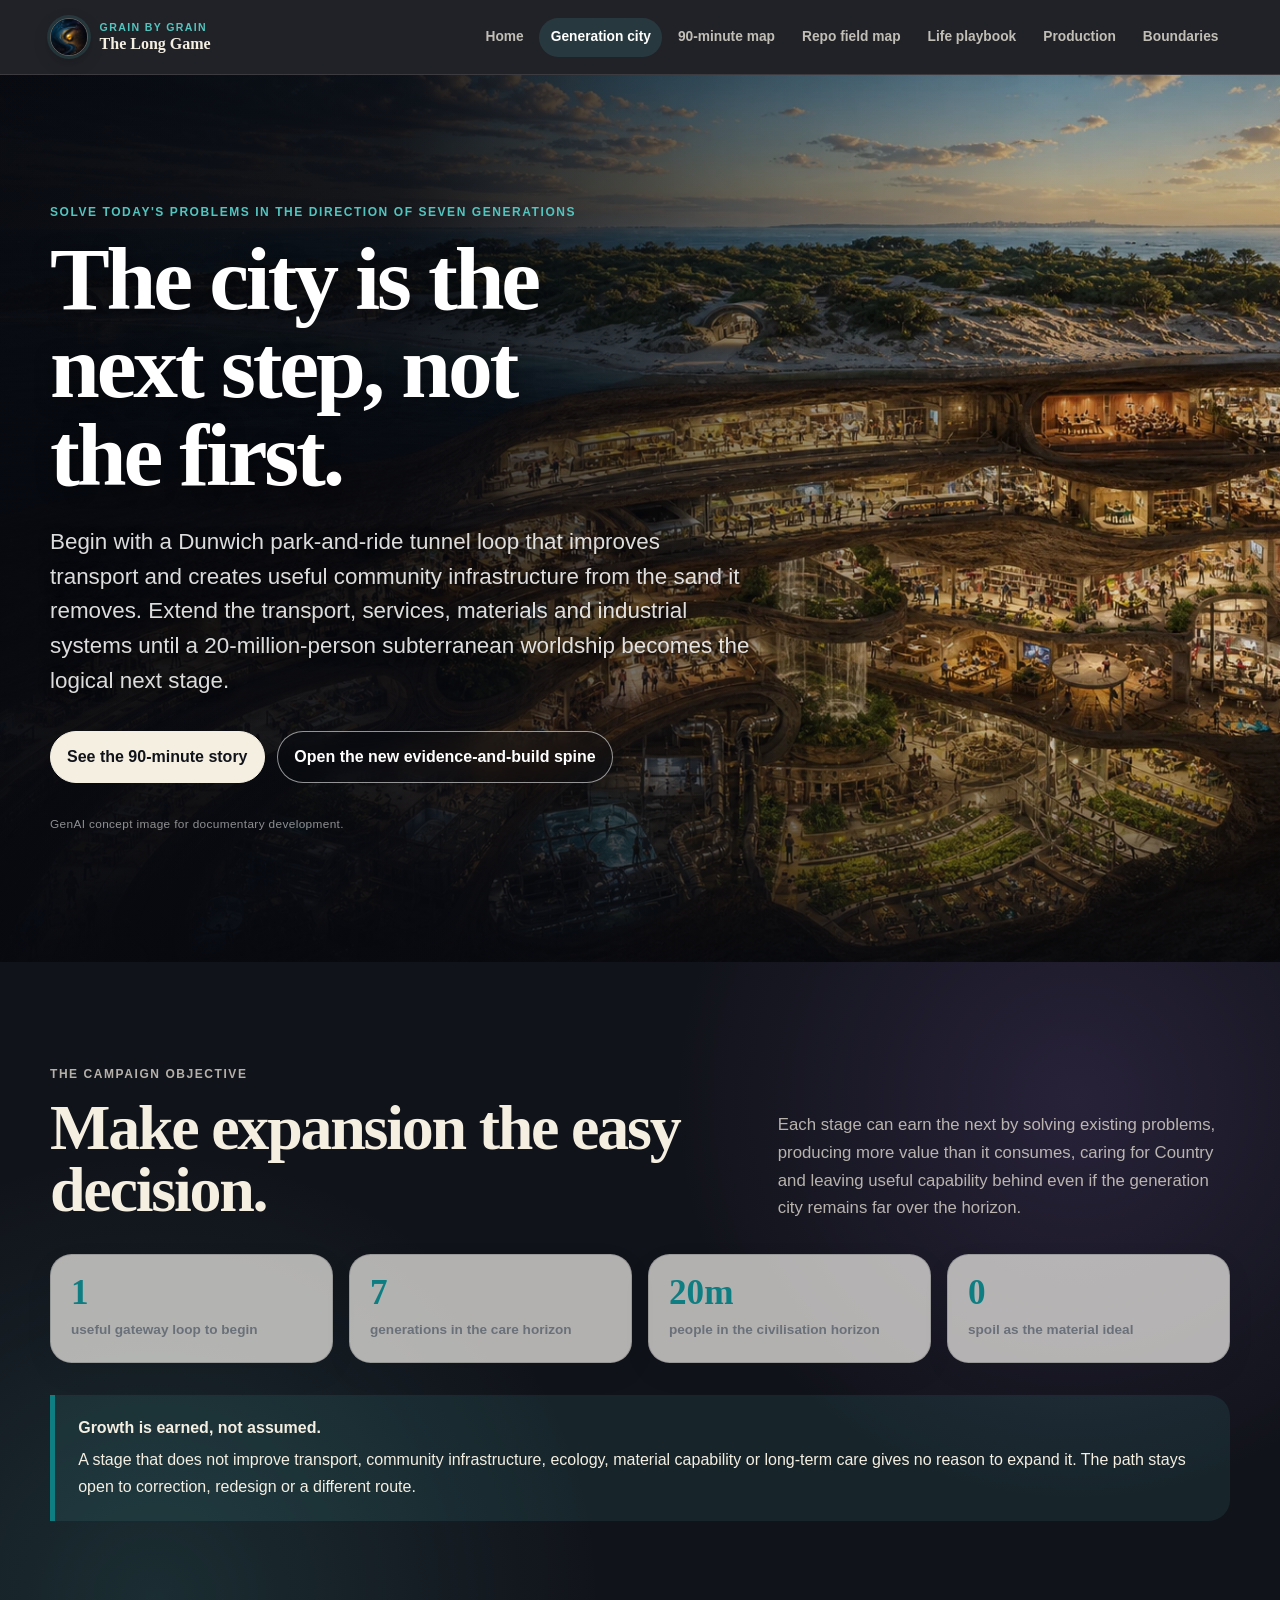
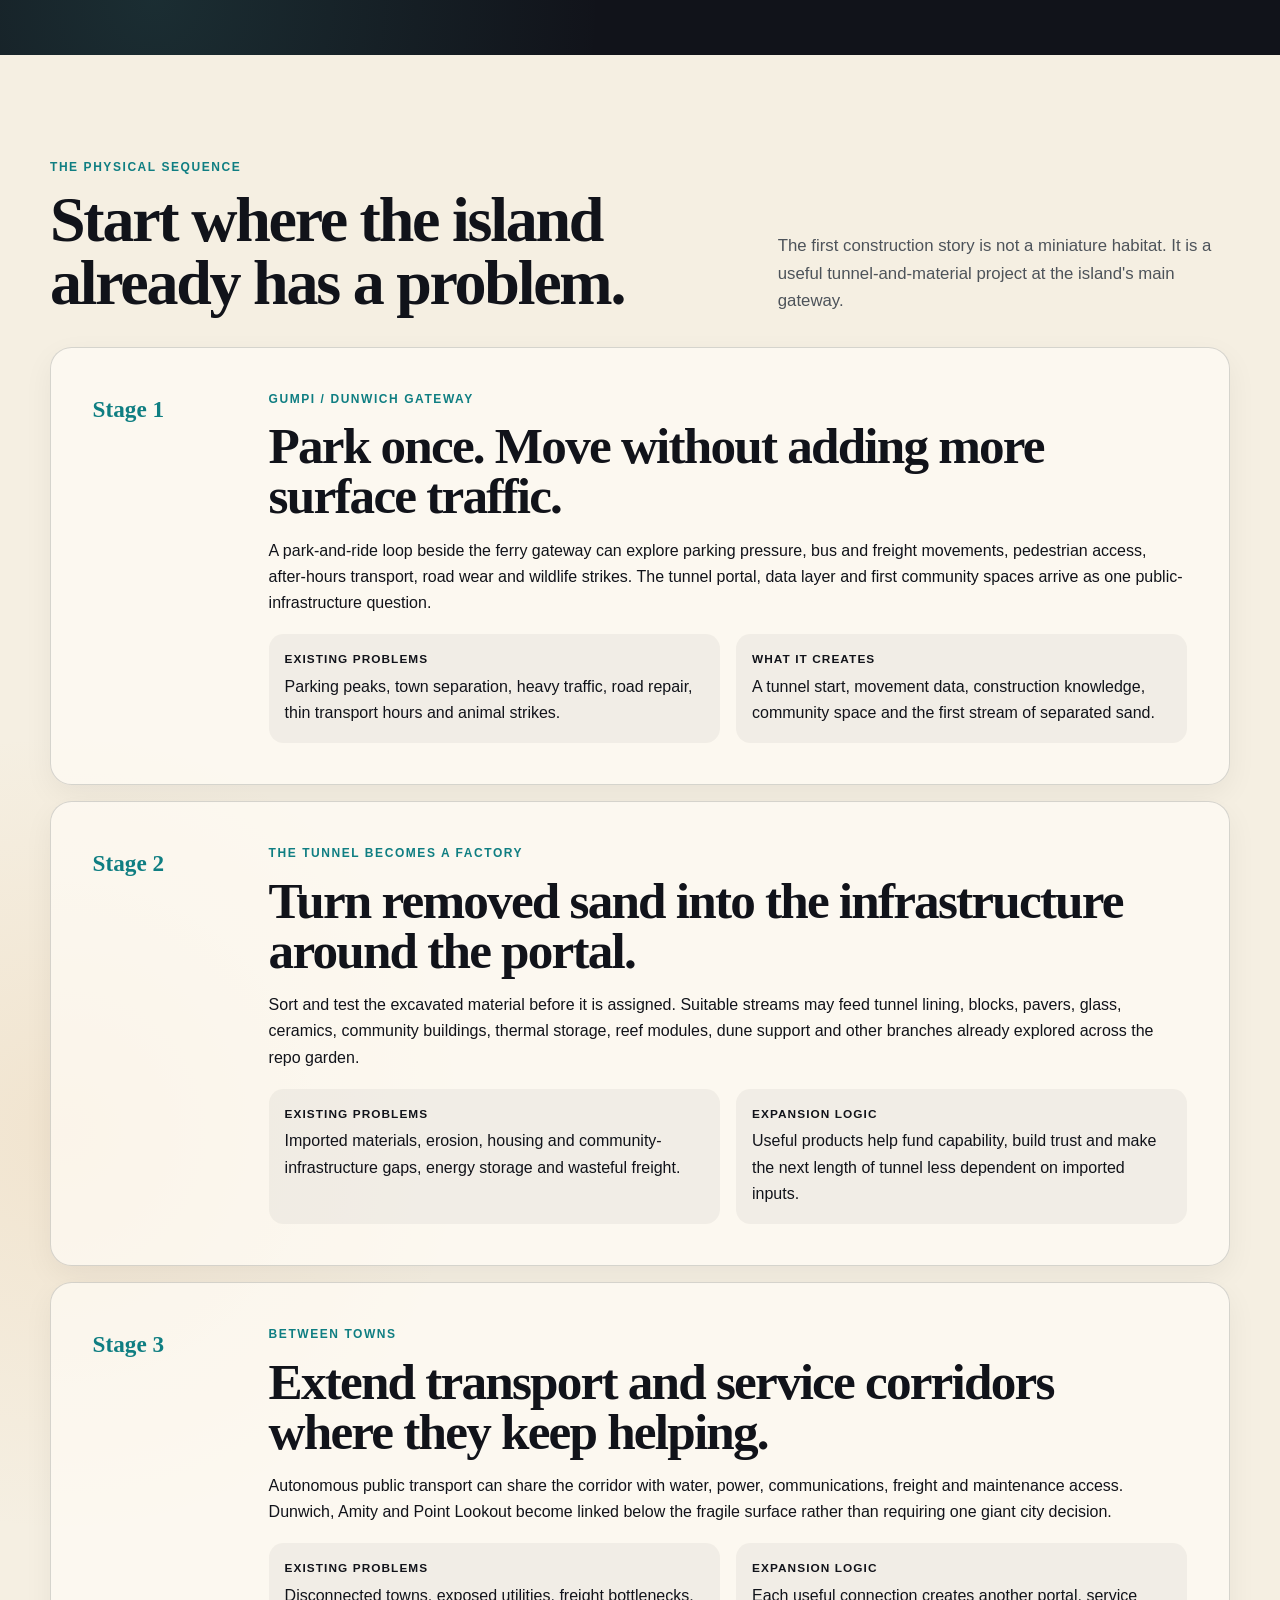
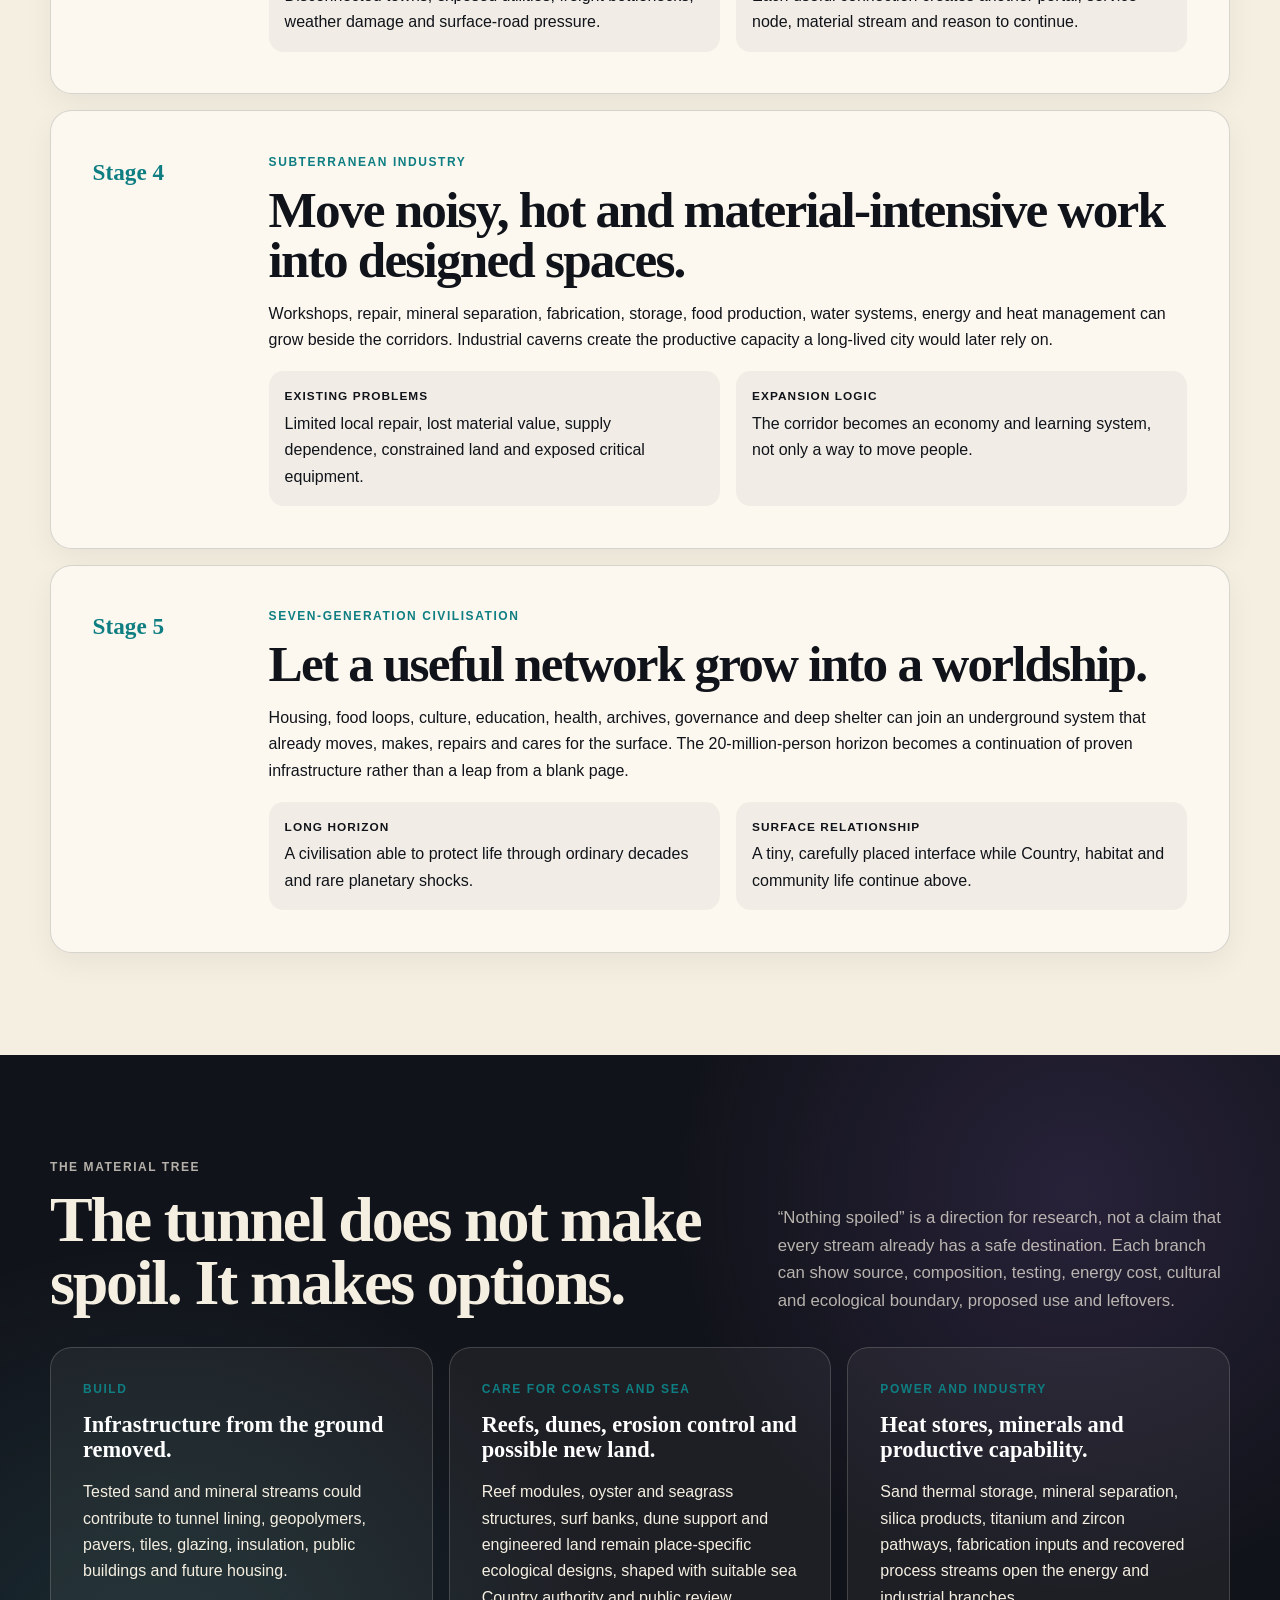
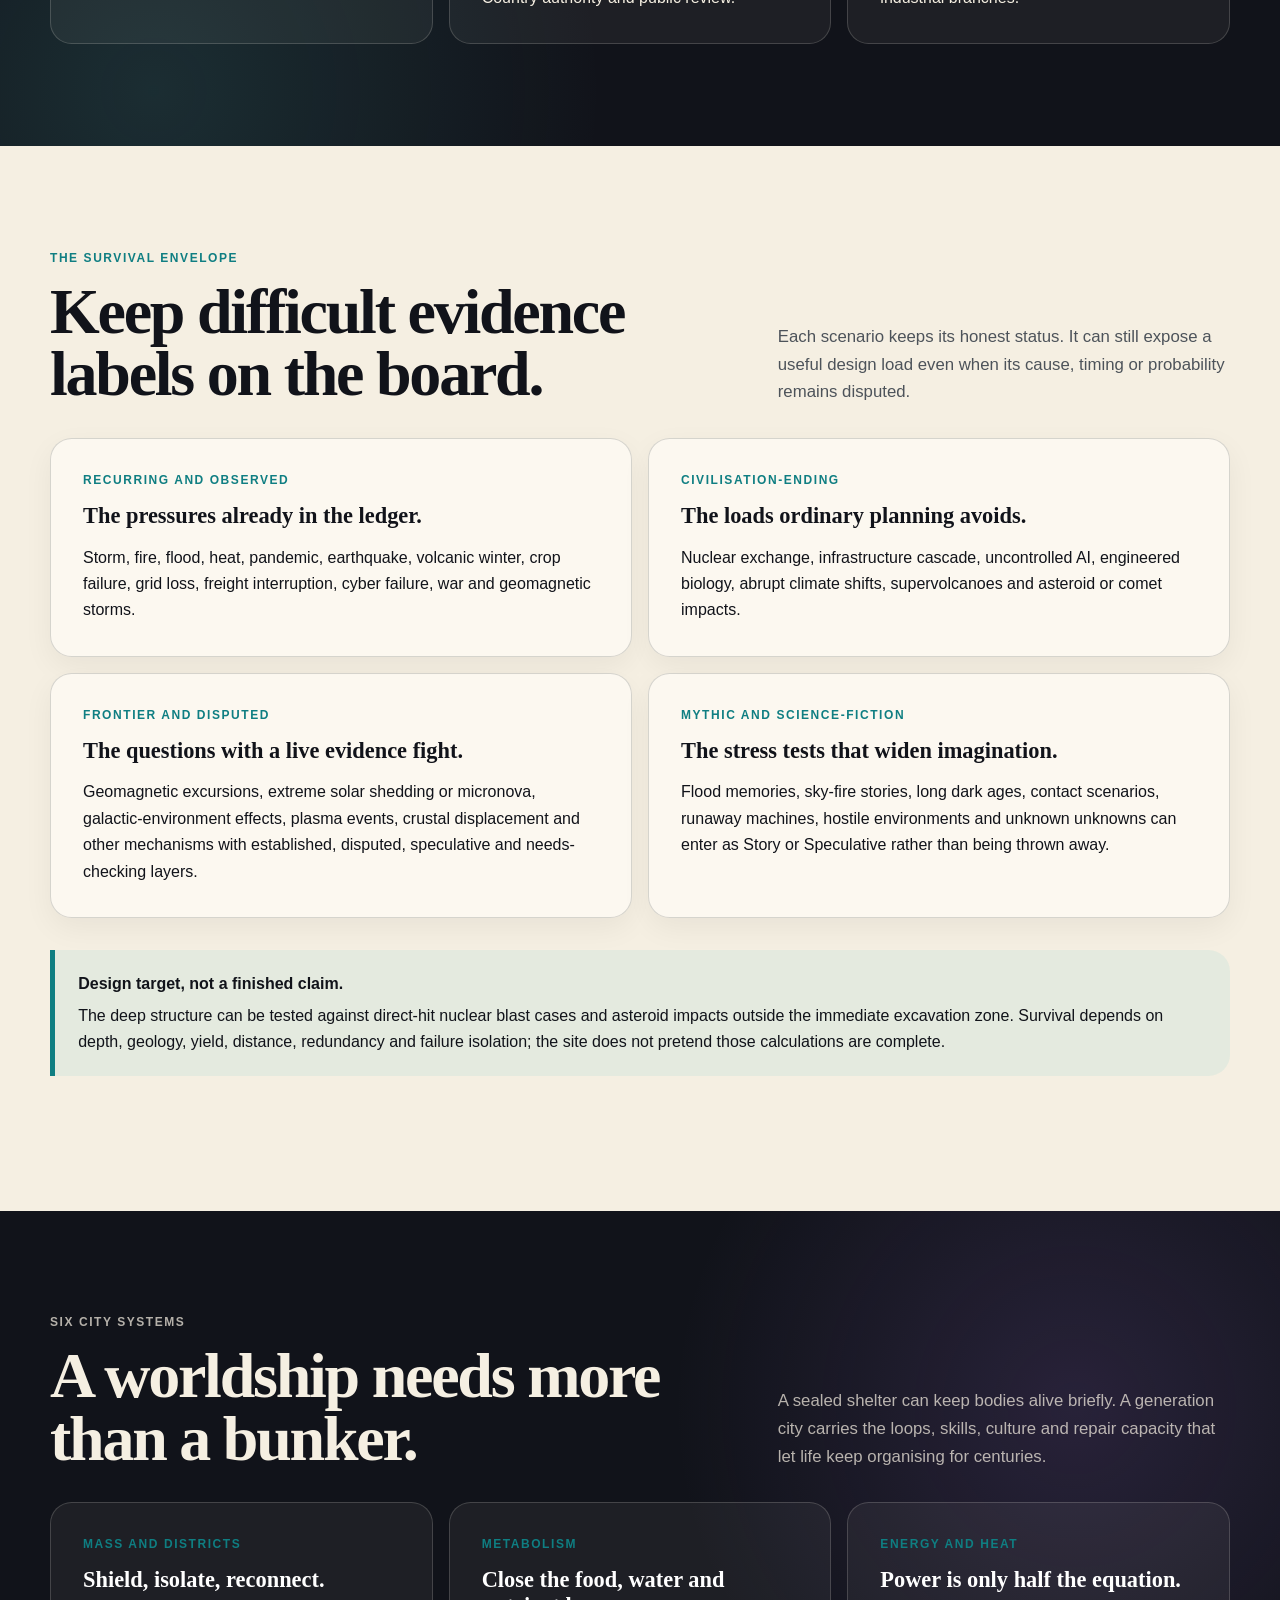
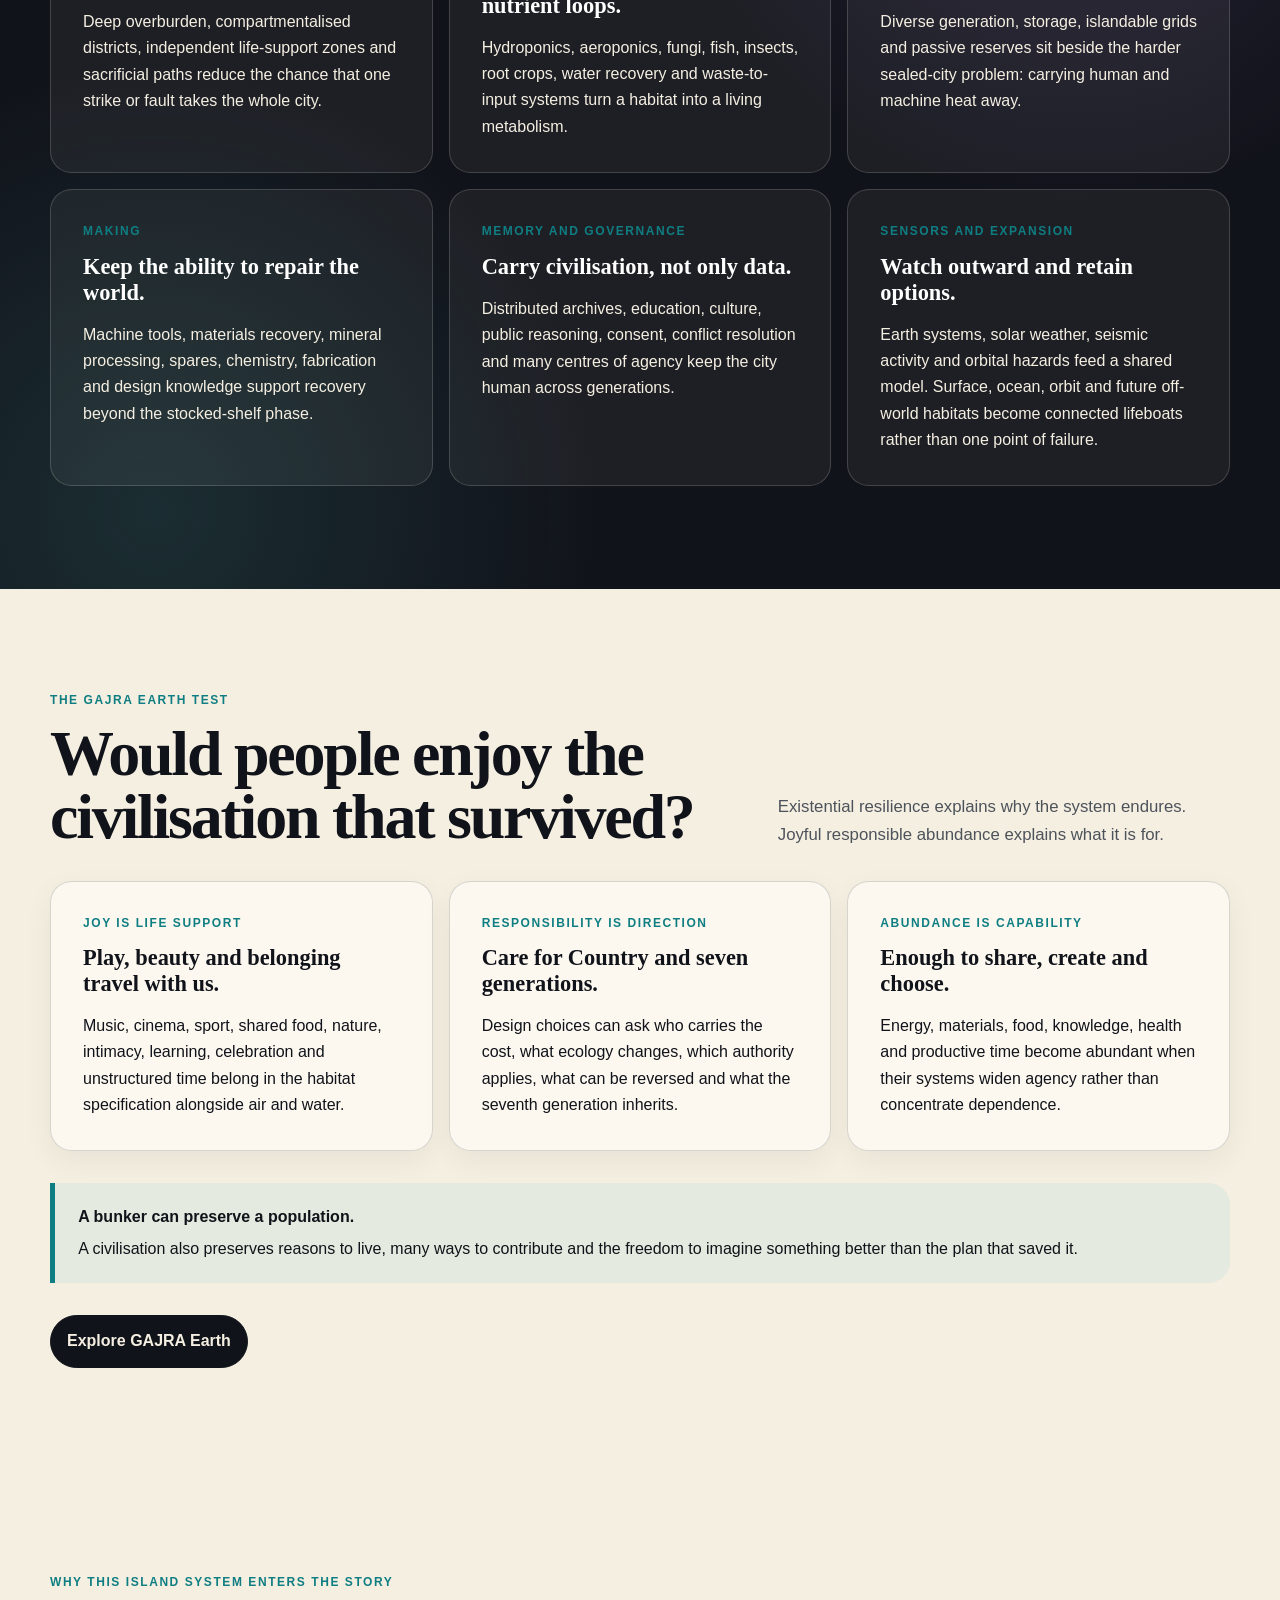
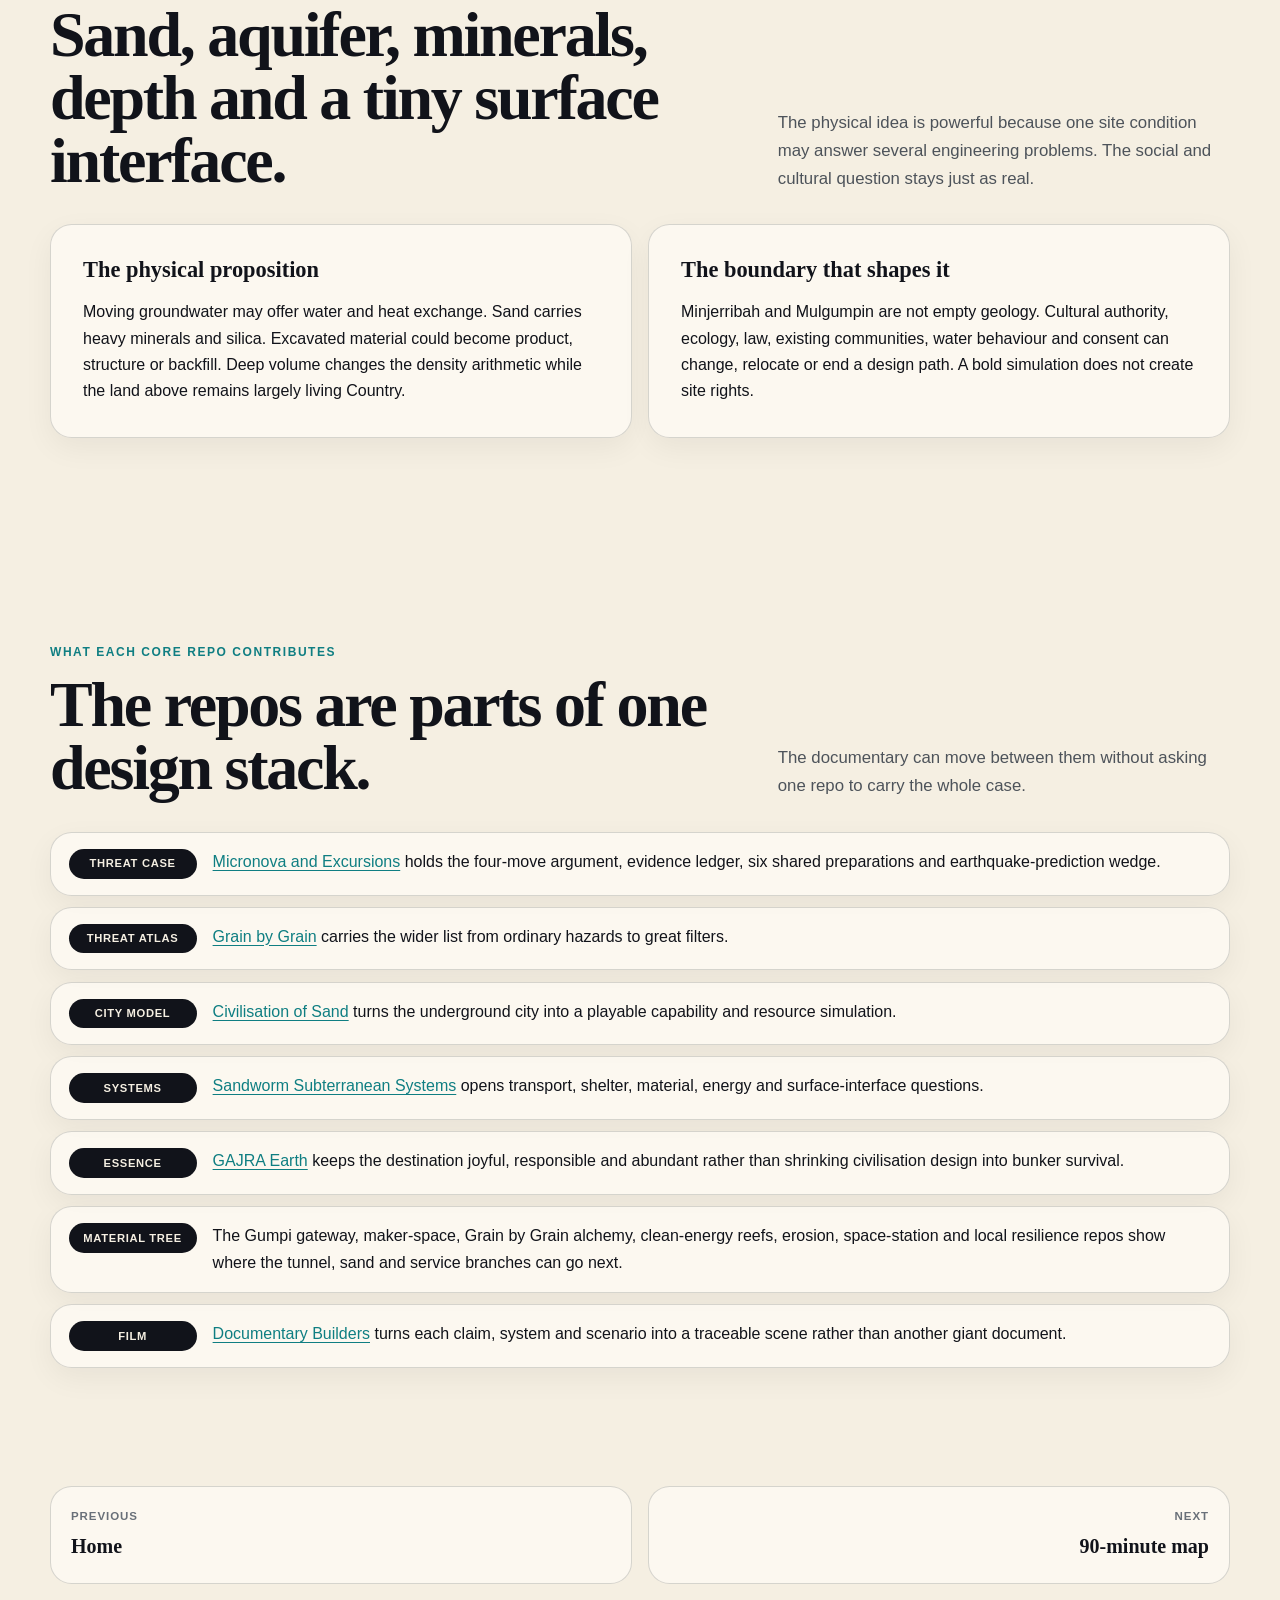
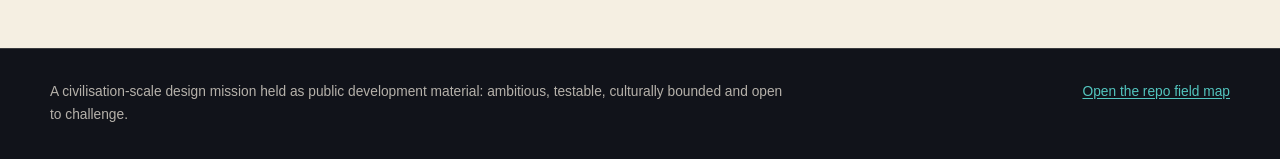
<file: mission.html>
<!doctype html>
<html lang="en-AU">
  <head>
    <meta charset="utf-8">
    <meta name="viewport" content="width=device-width, initial-scale=1">
    <meta name="description" content="The generation-city mission at the centre of The Long Game: a 20-million-person subterranean, closed-loop worldship concept beneath the Straddie-Moreton island system.">
    <meta property="og:title" content="Generation city | The Long Game">
    <meta property="og:description" content="One civilisation-scale build designed against the whole threat field, from ordinary disruption to planetary catastrophe and speculative edge cases.">
    <meta property="og:type" content="website">
    <meta property="og:image" content="https://auraofintelligence.github.io/grain-by-grain-documentary/assets/img/og-card.png">
    <meta name="twitter:card" content="summary_large_image">
    <title>Generation city | The Long Game</title>
    <link rel="icon" href="assets/img/favicon.ico?v=20260801-2" sizes="any">
    <link rel="icon" type="image/png" sizes="32x32" href="assets/img/favicon-32.png?v=20260801-2">
    <link rel="icon" type="image/png" sizes="192x192" href="assets/img/favicon-192.png?v=20260801-2">
    <link rel="apple-touch-icon" href="assets/img/apple-touch-icon.png?v=20260801-2">
    <link rel="stylesheet" href="assets/css/site.css?v=20260803-1">
  </head>
  <body data-page="mission">
    <a class="skip-link" href="#main">Skip to content</a>
    <header class="site-header"><div class="header-inner">
      <a class="brand" href="index.html" aria-label="The Long Game home"><img class="brand-icon" src="assets/img/favicon-32.png" alt="" width="32" height="32"><span class="brand-copy"><small>Grain by grain</small><strong>The Long Game</strong></span></a>
      <button class="menu-button" type="button" aria-expanded="false" aria-controls="site-navigation">Menu</button>
      <nav class="site-nav" id="site-navigation" aria-label="Main navigation"><a data-page="home" href="index.html">Home</a><a data-page="mission" href="mission.html">Generation city</a><a data-page="runtime" href="runtime.html">90-minute map</a><a data-page="field-map" href="field-map.html">Repo field map</a><a data-page="playbook" href="playbook.html">Life playbook</a><a data-page="production" href="production.html">Production</a><a data-page="boundaries" href="boundaries.html">Boundaries</a></nav>
    </div></header>

    <main id="main" class="page-shell">
      <section class="cinematic-hero cinematic-hero-page" aria-labelledby="mission-title">
        <img class="cinematic-hero-image" src="assets/img/hero-mission.webp" alt="A cinematic cutaway of a living sand island with small surface portals above warm subterranean transport, gardens, workshops, homes, classrooms, music and sport." width="1672" height="941" fetchpriority="high" decoding="async">
        <div class="cinematic-hero-copy">
          <p class="eyebrow">Solve today's problems in the direction of seven generations</p>
          <h1 id="mission-title">The city is the next step, not the first.</h1>
          <p class="lede">Begin with a Dunwich park-and-ride tunnel loop that improves transport and creates useful community infrastructure from the sand it removes. Extend the transport, services, materials and industrial systems until a 20-million-person subterranean worldship becomes the logical next stage.</p>
          <div class="button-row"><a class="button" href="runtime.html">See the 90-minute story</a><a class="button secondary" href="https://auraofintelligence.github.io/micronova-and-excursions/building.html">Open the new evidence-and-build spine</a></div>
          <p class="hero-art-note">GenAI concept image for documentary development.</p>
        </div>
      </section>

      <section class="section dark" aria-labelledby="objective-title">
        <div class="section-heading"><div><p class="kicker">The campaign objective</p><h2 id="objective-title">Make expansion the easy decision.</h2></div><p>Each stage can earn the next by solving existing problems, producing more value than it consumes, caring for Country and leaving useful capability behind even if the generation city remains far over the horizon.</p></div>
        <div class="metric-grid">
          <div class="metric"><strong>1</strong><span>useful gateway loop to begin</span></div>
          <div class="metric"><strong>7</strong><span>generations in the care horizon</span></div>
          <div class="metric"><strong>20m</strong><span>people in the civilisation horizon</span></div>
          <div class="metric"><strong>0</strong><span>spoil as the material ideal</span></div>
        </div>
        <div class="callout"><strong>Growth is earned, not assumed.</strong>A stage that does not improve transport, community infrastructure, ecology, material capability or long-term care gives no reason to expand it. The path stays open to correction, redesign or a different route.</div>
      </section>

      <section class="section" aria-labelledby="sequence-title">
        <div class="section-heading"><div><p class="kicker">The physical sequence</p><h2 id="sequence-title">Start where the island already has a problem.</h2></div><p>The first construction story is not a miniature habitat. It is a useful tunnel-and-material project at the island's main gateway.</p></div>
        <div class="act-stack">
          <article class="act-card"><div class="act-time">Stage 1</div><div><p class="card-tag">Gumpi / Dunwich gateway</p><h2>Park once. Move without adding more surface traffic.</h2><p>A park-and-ride loop beside the ferry gateway can explore parking pressure, bus and freight movements, pedestrian access, after-hours transport, road wear and wildlife strikes. The tunnel portal, data layer and first community spaces arrive as one public-infrastructure question.</p><div class="act-details"><div><strong>Existing problems</strong>Parking peaks, town separation, heavy traffic, road repair, thin transport hours and animal strikes.</div><div><strong>What it creates</strong>A tunnel start, movement data, construction knowledge, community space and the first stream of separated sand.</div></div></div></article>
          <article class="act-card"><div class="act-time">Stage 2</div><div><p class="card-tag">The tunnel becomes a factory</p><h2>Turn removed sand into the infrastructure around the portal.</h2><p>Sort and test the excavated material before it is assigned. Suitable streams may feed tunnel lining, blocks, pavers, glass, ceramics, community buildings, thermal storage, reef modules, dune support and other branches already explored across the repo garden.</p><div class="act-details"><div><strong>Existing problems</strong>Imported materials, erosion, housing and community-infrastructure gaps, energy storage and wasteful freight.</div><div><strong>Expansion logic</strong>Useful products help fund capability, build trust and make the next length of tunnel less dependent on imported inputs.</div></div></div></article>
          <article class="act-card"><div class="act-time">Stage 3</div><div><p class="card-tag">Between towns</p><h2>Extend transport and service corridors where they keep helping.</h2><p>Autonomous public transport can share the corridor with water, power, communications, freight and maintenance access. Dunwich, Amity and Point Lookout become linked below the fragile surface rather than requiring one giant city decision.</p><div class="act-details"><div><strong>Existing problems</strong>Disconnected towns, exposed utilities, freight bottlenecks, weather damage and surface-road pressure.</div><div><strong>Expansion logic</strong>Each useful connection creates another portal, service node, material stream and reason to continue.</div></div></div></article>
          <article class="act-card"><div class="act-time">Stage 4</div><div><p class="card-tag">Subterranean industry</p><h2>Move noisy, hot and material-intensive work into designed spaces.</h2><p>Workshops, repair, mineral separation, fabrication, storage, food production, water systems, energy and heat management can grow beside the corridors. Industrial caverns create the productive capacity a long-lived city would later rely on.</p><div class="act-details"><div><strong>Existing problems</strong>Limited local repair, lost material value, supply dependence, constrained land and exposed critical equipment.</div><div><strong>Expansion logic</strong>The corridor becomes an economy and learning system, not only a way to move people.</div></div></div></article>
          <article class="act-card"><div class="act-time">Stage 5</div><div><p class="card-tag">Seven-generation civilisation</p><h2>Let a useful network grow into a worldship.</h2><p>Housing, food loops, culture, education, health, archives, governance and deep shelter can join an underground system that already moves, makes, repairs and cares for the surface. The 20-million-person horizon becomes a continuation of proven infrastructure rather than a leap from a blank page.</p><div class="act-details"><div><strong>Long horizon</strong>A civilisation able to protect life through ordinary decades and rare planetary shocks.</div><div><strong>Surface relationship</strong>A tiny, carefully placed interface while Country, habitat and community life continue above.</div></div></div></article>
        </div>
      </section>

      <section class="section dark" aria-labelledby="materials-title">
        <div class="section-heading"><div><p class="kicker">The material tree</p><h2 id="materials-title">The tunnel does not make spoil. It makes options.</h2></div><p>“Nothing spoiled” is a direction for research, not a claim that every stream already has a safe destination. Each branch can show source, composition, testing, energy cost, cultural and ecological boundary, proposed use and leftovers.</p></div>
        <div class="three-grid">
          <article class="panel"><p class="card-tag">Build</p><h3>Infrastructure from the ground removed.</h3><p>Tested sand and mineral streams could contribute to tunnel lining, geopolymers, pavers, tiles, glazing, insulation, public buildings and future housing.</p></article>
          <article class="panel"><p class="card-tag">Care for coasts and sea</p><h3>Reefs, dunes, erosion control and possible new land.</h3><p>Reef modules, oyster and seagrass structures, surf banks, dune support and engineered land remain place-specific ecological designs, shaped with suitable sea Country authority and public review.</p></article>
          <article class="panel"><p class="card-tag">Power and industry</p><h3>Heat stores, minerals and productive capability.</h3><p>Sand thermal storage, mineral separation, silica products, titanium and zircon pathways, fabrication inputs and recovered process streams open the energy and industrial branches.</p></article>
        </div>
      </section>

      <section class="section" aria-labelledby="envelope-title">
        <div class="section-heading"><div><p class="kicker">The survival envelope</p><h2 id="envelope-title">Keep difficult evidence labels on the board.</h2></div><p>Each scenario keeps its honest status. It can still expose a useful design load even when its cause, timing or probability remains disputed.</p></div>
        <div class="boundary-grid">
          <article class="boundary-card"><p class="card-tag">Recurring and observed</p><h3>The pressures already in the ledger.</h3><p>Storm, fire, flood, heat, pandemic, earthquake, volcanic winter, crop failure, grid loss, freight interruption, cyber failure, war and geomagnetic storms.</p></article>
          <article class="boundary-card"><p class="card-tag">Civilisation-ending</p><h3>The loads ordinary planning avoids.</h3><p>Nuclear exchange, infrastructure cascade, uncontrolled AI, engineered biology, abrupt climate shifts, supervolcanoes and asteroid or comet impacts.</p></article>
          <article class="boundary-card"><p class="card-tag">Frontier and disputed</p><h3>The questions with a live evidence fight.</h3><p>Geomagnetic excursions, extreme solar shedding or micronova, galactic-environment effects, plasma events, crustal displacement and other mechanisms with established, disputed, speculative and needs-checking layers.</p></article>
          <article class="boundary-card"><p class="card-tag">Mythic and science-fiction</p><h3>The stress tests that widen imagination.</h3><p>Flood memories, sky-fire stories, long dark ages, contact scenarios, runaway machines, hostile environments and unknown unknowns can enter as Story or Speculative rather than being thrown away.</p></article>
        </div>
        <div class="callout"><strong>Design target, not a finished claim.</strong>The deep structure can be tested against direct-hit nuclear blast cases and asteroid impacts outside the immediate excavation zone. Survival depends on depth, geology, yield, distance, redundancy and failure isolation; the site does not pretend those calculations are complete.</div>
      </section>

      <section class="section dark" aria-labelledby="systems-title">
        <div class="section-heading"><div><p class="kicker">Six city systems</p><h2 id="systems-title">A worldship needs more than a bunker.</h2></div><p>A sealed shelter can keep bodies alive briefly. A generation city carries the loops, skills, culture and repair capacity that let life keep organising for centuries.</p></div>
        <div class="three-grid">
          <article class="panel"><p class="card-tag">Mass and districts</p><h3>Shield, isolate, reconnect.</h3><p>Deep overburden, compartmentalised districts, independent life-support zones and sacrificial paths reduce the chance that one strike or fault takes the whole city.</p></article>
          <article class="panel"><p class="card-tag">Metabolism</p><h3>Close the food, water and nutrient loops.</h3><p>Hydroponics, aeroponics, fungi, fish, insects, root crops, water recovery and waste-to-input systems turn a habitat into a living metabolism.</p></article>
          <article class="panel"><p class="card-tag">Energy and heat</p><h3>Power is only half the equation.</h3><p>Diverse generation, storage, islandable grids and passive reserves sit beside the harder sealed-city problem: carrying human and machine heat away.</p></article>
          <article class="panel"><p class="card-tag">Making</p><h3>Keep the ability to repair the world.</h3><p>Machine tools, materials recovery, mineral processing, spares, chemistry, fabrication and design knowledge support recovery beyond the stocked-shelf phase.</p></article>
          <article class="panel"><p class="card-tag">Memory and governance</p><h3>Carry civilisation, not only data.</h3><p>Distributed archives, education, culture, public reasoning, consent, conflict resolution and many centres of agency keep the city human across generations.</p></article>
          <article class="panel"><p class="card-tag">Sensors and expansion</p><h3>Watch outward and retain options.</h3><p>Earth systems, solar weather, seismic activity and orbital hazards feed a shared model. Surface, ocean, orbit and future off-world habitats become connected lifeboats rather than one point of failure.</p></article>
        </div>
      </section>

      <section class="section" aria-labelledby="abundance-title">
        <div class="section-heading"><div><p class="kicker">The GAJRA Earth test</p><h2 id="abundance-title">Would people enjoy the civilisation that survived?</h2></div><p>Existential resilience explains why the system endures. Joyful responsible abundance explains what it is for.</p></div>
        <div class="three-grid">
          <article class="feature-card"><p class="card-tag">Joy is life support</p><h3>Play, beauty and belonging travel with us.</h3><p>Music, cinema, sport, shared food, nature, intimacy, learning, celebration and unstructured time belong in the habitat specification alongside air and water.</p></article>
          <article class="feature-card"><p class="card-tag">Responsibility is direction</p><h3>Care for Country and seven generations.</h3><p>Design choices can ask who carries the cost, what ecology changes, which authority applies, what can be reversed and what the seventh generation inherits.</p></article>
          <article class="feature-card"><p class="card-tag">Abundance is capability</p><h3>Enough to share, create and choose.</h3><p>Energy, materials, food, knowledge, health and productive time become abundant when their systems widen agency rather than concentrate dependence.</p></article>
        </div>
        <div class="callout"><strong>A bunker can preserve a population.</strong>A civilisation also preserves reasons to live, many ways to contribute and the freedom to imagine something better than the plan that saved it.</div>
        <div class="button-row"><a class="button" href="https://auraofintelligence.github.io/GAJRA-earth-infinity/">Explore GAJRA Earth</a></div>
      </section>

      <section class="section" aria-labelledby="place-title">
        <div class="section-heading"><div><p class="kicker">Why this island system enters the story</p><h2 id="place-title">Sand, aquifer, minerals, depth and a tiny surface interface.</h2></div><p>The physical idea is powerful because one site condition may answer several engineering problems. The social and cultural question stays just as real.</p></div>
        <div class="two-grid">
          <article class="feature-card"><h3>The physical proposition</h3><p>Moving groundwater may offer water and heat exchange. Sand carries heavy minerals and silica. Excavated material could become product, structure or backfill. Deep volume changes the density arithmetic while the land above remains largely living Country.</p></article>
          <article class="feature-card"><h3>The boundary that shapes it</h3><p>Minjerribah and Mulgumpin are not empty geology. Cultural authority, ecology, law, existing communities, water behaviour and consent can change, relocate or end a design path. A bold simulation does not create site rights.</p></article>
        </div>
      </section>

      <section class="section" aria-labelledby="repos-title">
        <div class="section-heading"><div><p class="kicker">What each core repo contributes</p><h2 id="repos-title">The repos are parts of one design stack.</h2></div><p>The documentary can move between them without asking one repo to carry the whole case.</p></div>
        <div class="evidence-list">
          <div class="evidence-row"><span class="evidence-label">Threat case</span><p><a href="https://auraofintelligence.github.io/micronova-and-excursions/">Micronova and Excursions</a> holds the four-move argument, evidence ledger, six shared preparations and earthquake-prediction wedge.</p></div>
          <div class="evidence-row"><span class="evidence-label">Threat atlas</span><p><a href="https://auraofintelligence.github.io/grain-by-grain/threats.html">Grain by Grain</a> carries the wider list from ordinary hazards to great filters.</p></div>
          <div class="evidence-row"><span class="evidence-label">City model</span><p><a href="https://auraofintelligence.github.io/civilisation-of-sand/">Civilisation of Sand</a> turns the underground city into a playable capability and resource simulation.</p></div>
          <div class="evidence-row"><span class="evidence-label">Systems</span><p><a href="https://github.com/auraofintelligence/Sandworm-subterranean-systems">Sandworm Subterranean Systems</a> opens transport, shelter, material, energy and surface-interface questions.</p></div>
          <div class="evidence-row"><span class="evidence-label">Essence</span><p><a href="https://auraofintelligence.github.io/GAJRA-earth-infinity/">GAJRA Earth</a> keeps the destination joyful, responsible and abundant rather than shrinking civilisation design into bunker survival.</p></div>
          <div class="evidence-row"><span class="evidence-label">Material tree</span><p>The Gumpi gateway, maker-space, Grain by Grain alchemy, clean-energy reefs, erosion, space-station and local resilience repos show where the tunnel, sand and service branches can go next.</p></div>
          <div class="evidence-row"><span class="evidence-label">Film</span><p><a href="https://auraofintelligence.github.io/film-club-documentary-builders/">Documentary Builders</a> turns each claim, system and scenario into a traceable scene rather than another giant document.</p></div>
        </div>
      </section>

      <nav class="footer-nav" aria-label="Previous and next pages"><a href="index.html"><span>Previous</span><strong>Home</strong></a><a href="runtime.html"><span>Next</span><strong>90-minute map</strong></a></nav>
    </main>

    <footer class="site-footer"><div class="footer-inner"><p>A civilisation-scale design mission held as public development material: ambitious, testable, culturally bounded and open to challenge.</p><a href="field-map.html">Open the repo field map</a></div></footer>
    <script src="assets/js/site.js?v=20260803-1"></script>
  </body>
</html>
</file>
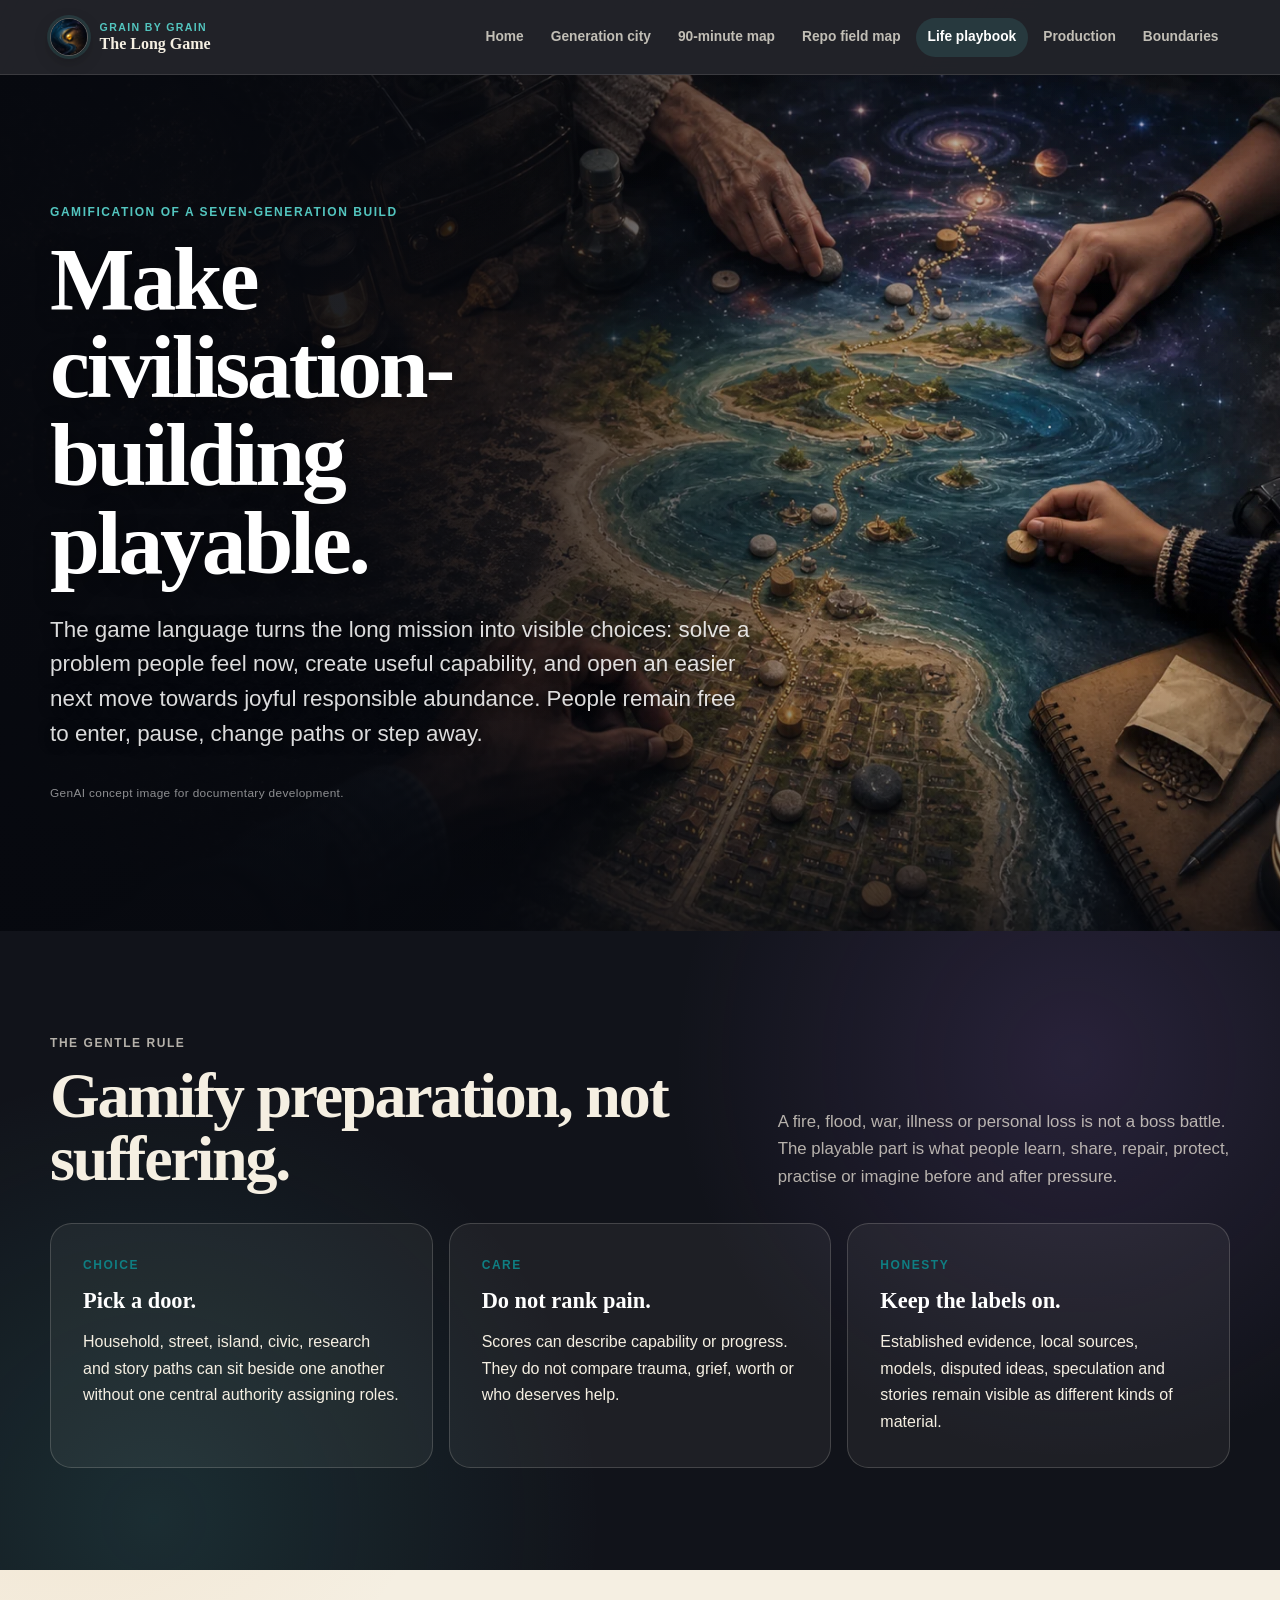
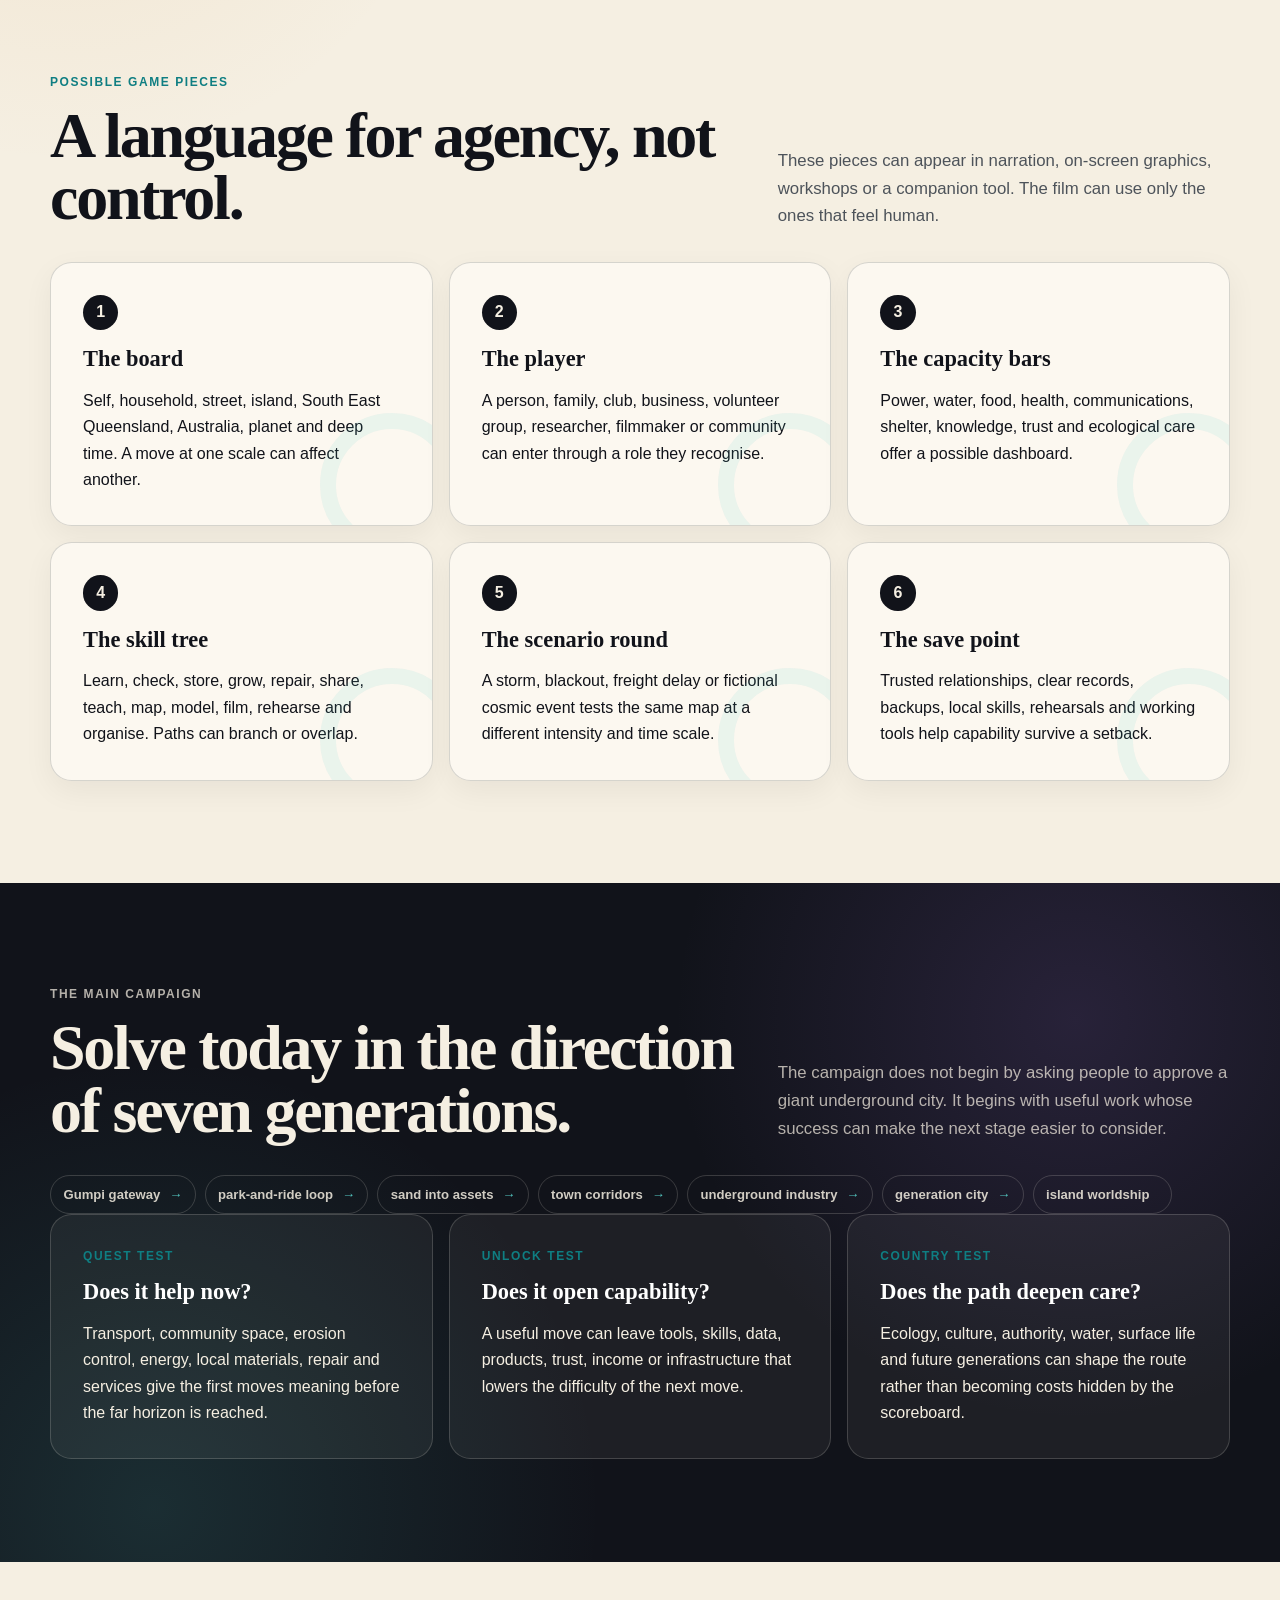
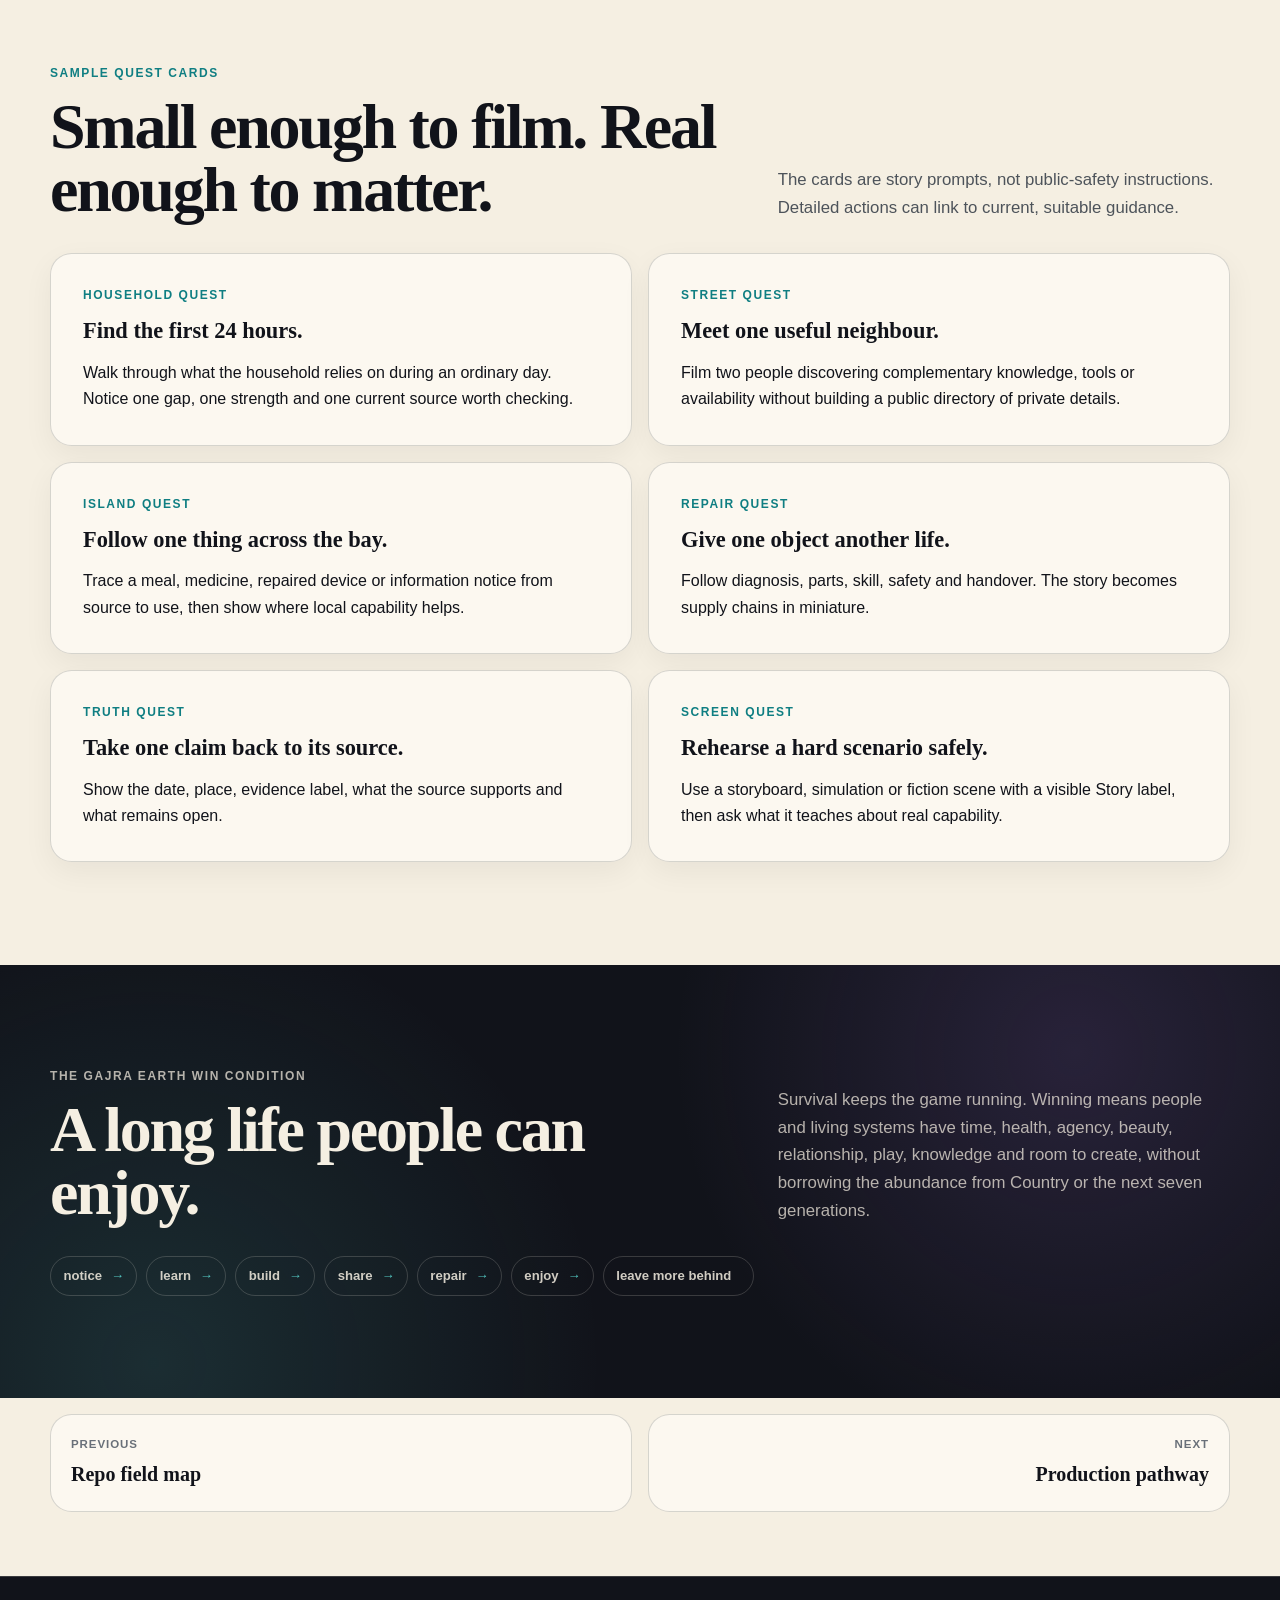
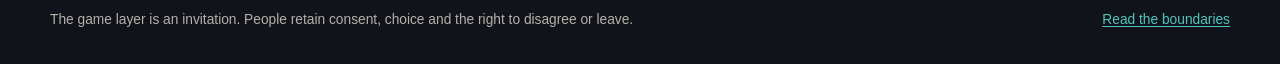
<file: playbook.html>
<!doctype html>
<html lang="en-AU">
  <head>
    <meta charset="utf-8">
    <meta name="viewport" content="width=device-width, initial-scale=1">
    <meta name="description" content="An optional game language for solving present problems while growing a seven-generation civilisation towards joyful responsible abundance.">
    <meta property="og:title" content="Life playbook | The Long Game">
    <meta property="og:description" content="Gamify the build, learning and contribution without gamifying suffering or controlling people.">
    <meta property="og:type" content="website">
    <meta property="og:image" content="https://auraofintelligence.github.io/grain-by-grain-documentary/assets/img/og-card.png">
    <meta name="twitter:card" content="summary_large_image">
    <title>Life playbook | The Long Game</title>
    <link rel="icon" href="assets/img/favicon.ico?v=20260801-2" sizes="any">
    <link rel="icon" type="image/png" sizes="32x32" href="assets/img/favicon-32.png?v=20260801-2">
    <link rel="icon" type="image/png" sizes="192x192" href="assets/img/favicon-192.png?v=20260801-2">
    <link rel="apple-touch-icon" href="assets/img/apple-touch-icon.png?v=20260801-2">
    <link rel="stylesheet" href="assets/css/site.css?v=20260803-1">
  </head>
  <body data-page="playbook">
    <a class="skip-link" href="#main">Skip to content</a>
    <header class="site-header"><div class="header-inner">
      <a class="brand" href="index.html" aria-label="The Long Game home"><img class="brand-icon" src="assets/img/favicon-32.png" alt="" width="32" height="32"><span class="brand-copy"><small>Grain by grain</small><strong>The Long Game</strong></span></a>
      <button class="menu-button" type="button" aria-expanded="false" aria-controls="site-navigation">Menu</button>
      <nav class="site-nav" id="site-navigation" aria-label="Main navigation"><a data-page="home" href="index.html">Home</a><a data-page="mission" href="mission.html">Generation city</a><a data-page="runtime" href="runtime.html">90-minute map</a><a data-page="field-map" href="field-map.html">Repo field map</a><a data-page="playbook" href="playbook.html">Life playbook</a><a data-page="production" href="production.html">Production</a><a data-page="boundaries" href="boundaries.html">Boundaries</a></nav>
    </div></header>

    <main id="main" class="page-shell">
      <section class="cinematic-hero cinematic-hero-page" aria-labelledby="playbook-title">
        <img class="cinematic-hero-image" src="assets/img/hero-playbook.webp" alt="Hands place wooden and stone tokens across a tactile map flowing from town and island into stars." width="1672" height="941" fetchpriority="high" decoding="async">
        <div class="cinematic-hero-copy">
          <p class="eyebrow">Gamification of a seven-generation build</p><h1 id="playbook-title">Make civilisation-building playable.</h1>
          <p class="lede">The game language turns the long mission into visible choices: solve a problem people feel now, create useful capability, and open an easier next move towards joyful responsible abundance. People remain free to enter, pause, change paths or step away.</p>
          <p class="hero-art-note">GenAI concept image for documentary development.</p>
        </div>
      </section>

      <section class="section dark" aria-labelledby="rule-title">
        <div class="section-heading"><div><p class="kicker">The gentle rule</p><h2 id="rule-title">Gamify preparation, not suffering.</h2></div><p>A fire, flood, war, illness or personal loss is not a boss battle. The playable part is what people learn, share, repair, protect, practise or imagine before and after pressure.</p></div>
        <div class="three-grid">
          <article class="panel"><p class="card-tag">Choice</p><h3>Pick a door.</h3><p>Household, street, island, civic, research and story paths can sit beside one another without one central authority assigning roles.</p></article>
          <article class="panel"><p class="card-tag">Care</p><h3>Do not rank pain.</h3><p>Scores can describe capability or progress. They do not compare trauma, grief, worth or who deserves help.</p></article>
          <article class="panel"><p class="card-tag">Honesty</p><h3>Keep the labels on.</h3><p>Established evidence, local sources, models, disputed ideas, speculation and stories remain visible as different kinds of material.</p></article>
        </div>
      </section>

      <section class="section" aria-labelledby="pieces-title">
        <div class="section-heading"><div><p class="kicker">Possible game pieces</p><h2 id="pieces-title">A language for agency, not control.</h2></div><p>These pieces can appear in narration, on-screen graphics, workshops or a companion tool. The film can use only the ones that feel human.</p></div>
        <div class="quest-grid">
          <article class="quest-card"><span class="quest-number">1</span><h3>The board</h3><p>Self, household, street, island, South East Queensland, Australia, planet and deep time. A move at one scale can affect another.</p></article>
          <article class="quest-card"><span class="quest-number">2</span><h3>The player</h3><p>A person, family, club, business, volunteer group, researcher, filmmaker or community can enter through a role they recognise.</p></article>
          <article class="quest-card"><span class="quest-number">3</span><h3>The capacity bars</h3><p>Power, water, food, health, communications, shelter, knowledge, trust and ecological care offer a possible dashboard.</p></article>
          <article class="quest-card"><span class="quest-number">4</span><h3>The skill tree</h3><p>Learn, check, store, grow, repair, share, teach, map, model, film, rehearse and organise. Paths can branch or overlap.</p></article>
          <article class="quest-card"><span class="quest-number">5</span><h3>The scenario round</h3><p>A storm, blackout, freight delay or fictional cosmic event tests the same map at a different intensity and time scale.</p></article>
          <article class="quest-card"><span class="quest-number">6</span><h3>The save point</h3><p>Trusted relationships, clear records, backups, local skills, rehearsals and working tools help capability survive a setback.</p></article>
        </div>
      </section>

      <section class="section dark" aria-labelledby="campaign-title">
        <div class="section-heading"><div><p class="kicker">The main campaign</p><h2 id="campaign-title">Solve today in the direction of seven generations.</h2></div><p>The campaign does not begin by asking people to approve a giant underground city. It begins with useful work whose success can make the next stage easier to consider.</p></div>
        <ol class="scale-ribbon" aria-label="Seven-generation build campaign"><li>Gumpi gateway</li><li>park-and-ride loop</li><li>sand into assets</li><li>town corridors</li><li>underground industry</li><li>generation city</li><li>island worldship</li></ol>
        <div class="three-grid">
          <article class="panel"><p class="card-tag">Quest test</p><h3>Does it help now?</h3><p>Transport, community space, erosion control, energy, local materials, repair and services give the first moves meaning before the far horizon is reached.</p></article>
          <article class="panel"><p class="card-tag">Unlock test</p><h3>Does it open capability?</h3><p>A useful move can leave tools, skills, data, products, trust, income or infrastructure that lowers the difficulty of the next move.</p></article>
          <article class="panel"><p class="card-tag">Country test</p><h3>Does the path deepen care?</h3><p>Ecology, culture, authority, water, surface life and future generations can shape the route rather than becoming costs hidden by the scoreboard.</p></article>
        </div>
      </section>

      <section class="section" aria-labelledby="quests-title">
        <div class="section-heading"><div><p class="kicker">Sample quest cards</p><h2 id="quests-title">Small enough to film. Real enough to matter.</h2></div><p>The cards are story prompts, not public-safety instructions. Detailed actions can link to current, suitable guidance.</p></div>
        <div class="two-grid">
          <article class="feature-card"><p class="card-tag">Household quest</p><h3>Find the first 24 hours.</h3><p>Walk through what the household relies on during an ordinary day. Notice one gap, one strength and one current source worth checking.</p></article>
          <article class="feature-card"><p class="card-tag">Street quest</p><h3>Meet one useful neighbour.</h3><p>Film two people discovering complementary knowledge, tools or availability without building a public directory of private details.</p></article>
          <article class="feature-card"><p class="card-tag">Island quest</p><h3>Follow one thing across the bay.</h3><p>Trace a meal, medicine, repaired device or information notice from source to use, then show where local capability helps.</p></article>
          <article class="feature-card"><p class="card-tag">Repair quest</p><h3>Give one object another life.</h3><p>Follow diagnosis, parts, skill, safety and handover. The story becomes supply chains in miniature.</p></article>
          <article class="feature-card"><p class="card-tag">Truth quest</p><h3>Take one claim back to its source.</h3><p>Show the date, place, evidence label, what the source supports and what remains open.</p></article>
          <article class="feature-card"><p class="card-tag">Screen quest</p><h3>Rehearse a hard scenario safely.</h3><p>Use a storyboard, simulation or fiction scene with a visible Story label, then ask what it teaches about real capability.</p></article>
        </div>
      </section>

      <section class="section dark" aria-labelledby="win-title">
        <div class="section-heading"><div><p class="kicker">The GAJRA Earth win condition</p><h2 id="win-title">A long life people can enjoy.</h2></div><p>Survival keeps the game running. Winning means people and living systems have time, health, agency, beauty, relationship, play, knowledge and room to create, without borrowing the abundance from Country or the next seven generations.</p></div>
        <ol class="scale-ribbon" aria-label="Possible signs of progress"><li>notice</li><li>learn</li><li>build</li><li>share</li><li>repair</li><li>enjoy</li><li>leave more behind</li></ol>
      </section>

      <nav class="footer-nav" aria-label="Previous and next pages"><a href="field-map.html"><span>Previous</span><strong>Repo field map</strong></a><a href="production.html"><span>Next</span><strong>Production pathway</strong></a></nav>
    </main>

    <footer class="site-footer"><div class="footer-inner"><p>The game layer is an invitation. People retain consent, choice and the right to disagree or leave.</p><a href="boundaries.html">Read the boundaries</a></div></footer>
    <script src="assets/js/site.js?v=20260803-1"></script>
  </body>
</html>
</file>
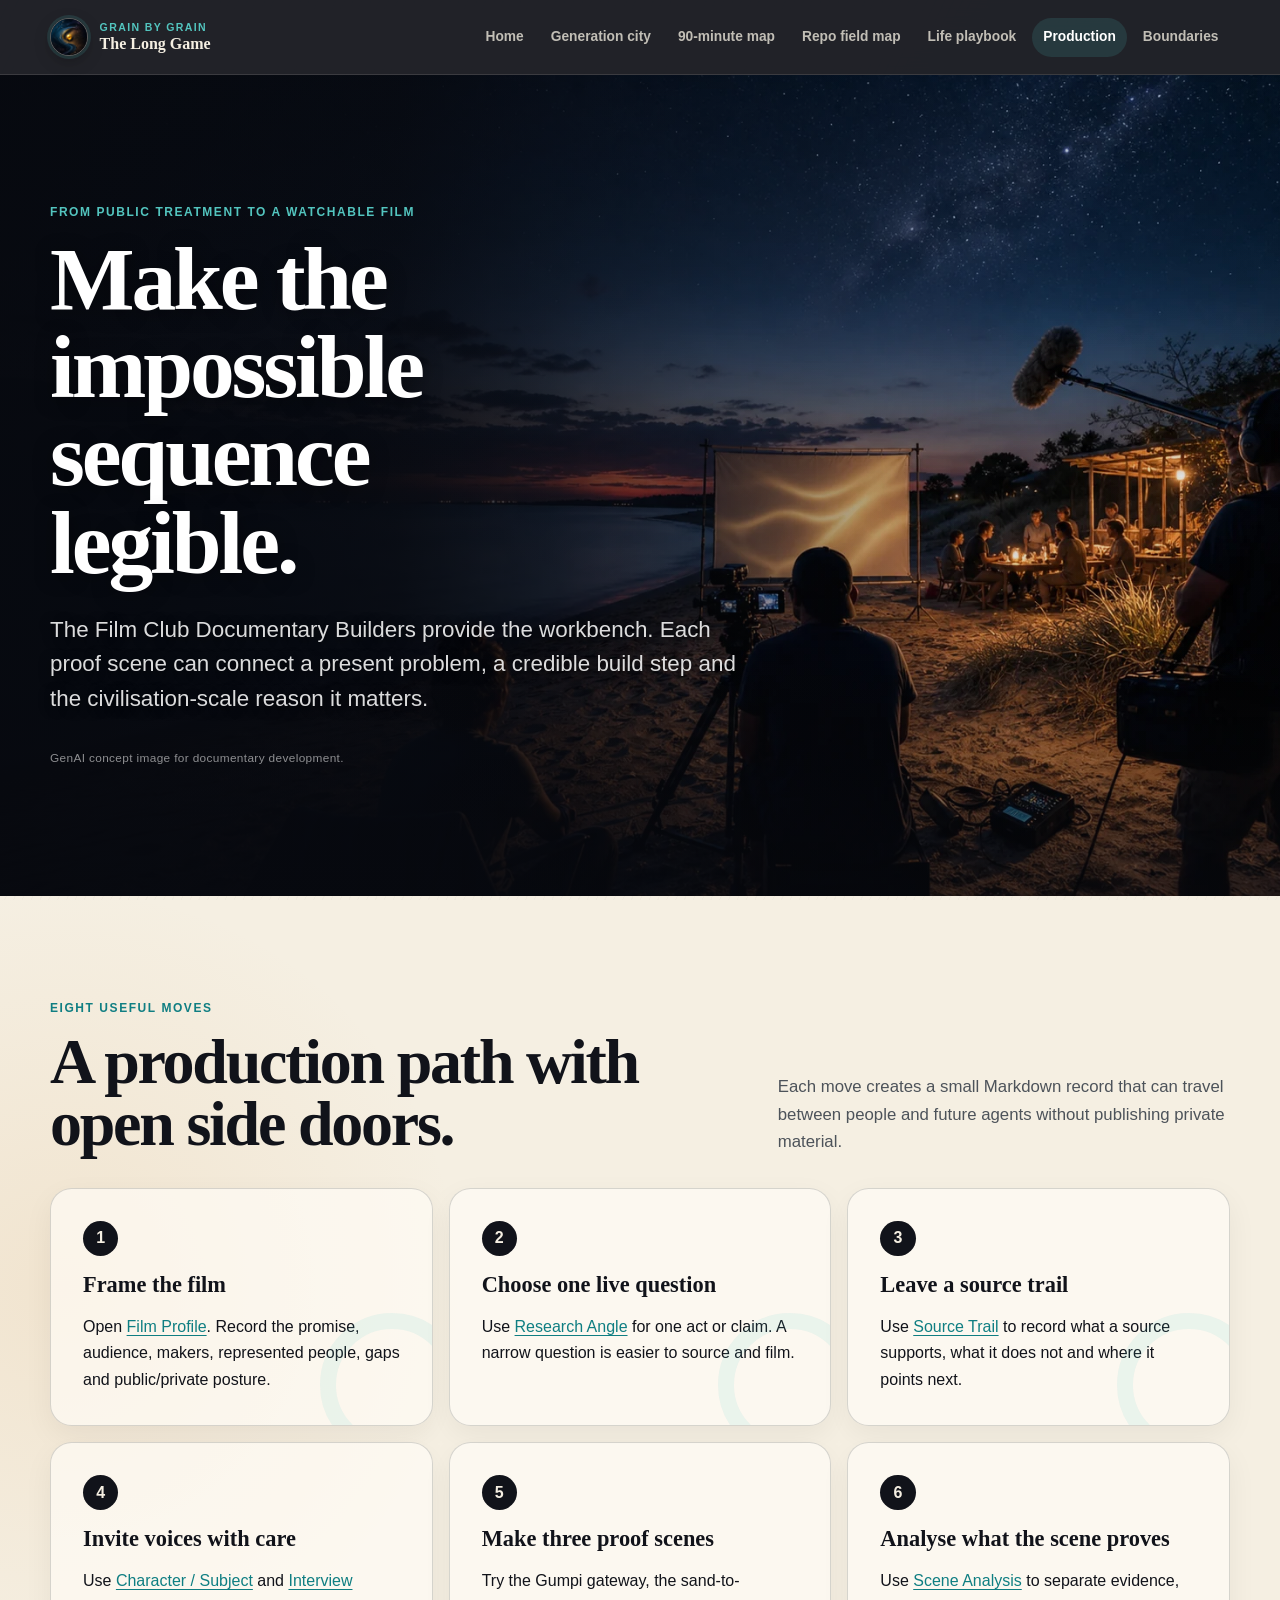
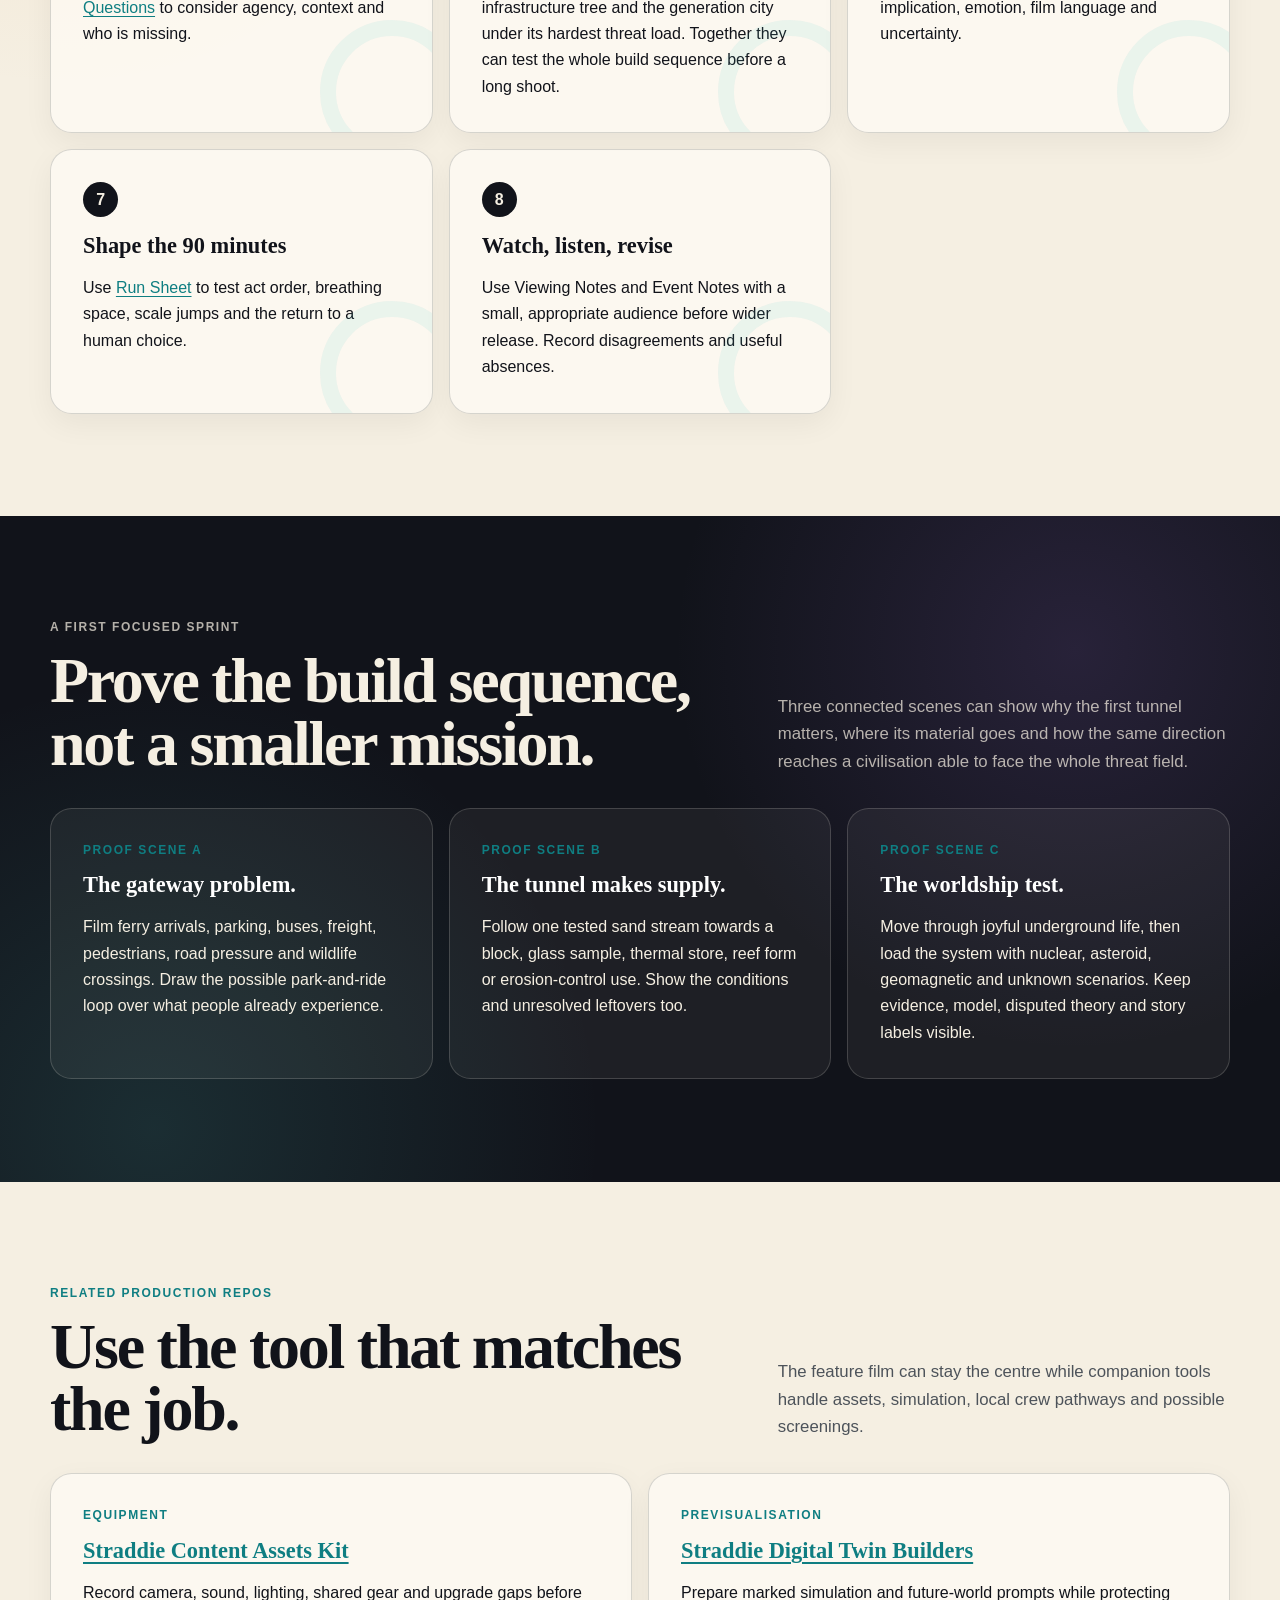
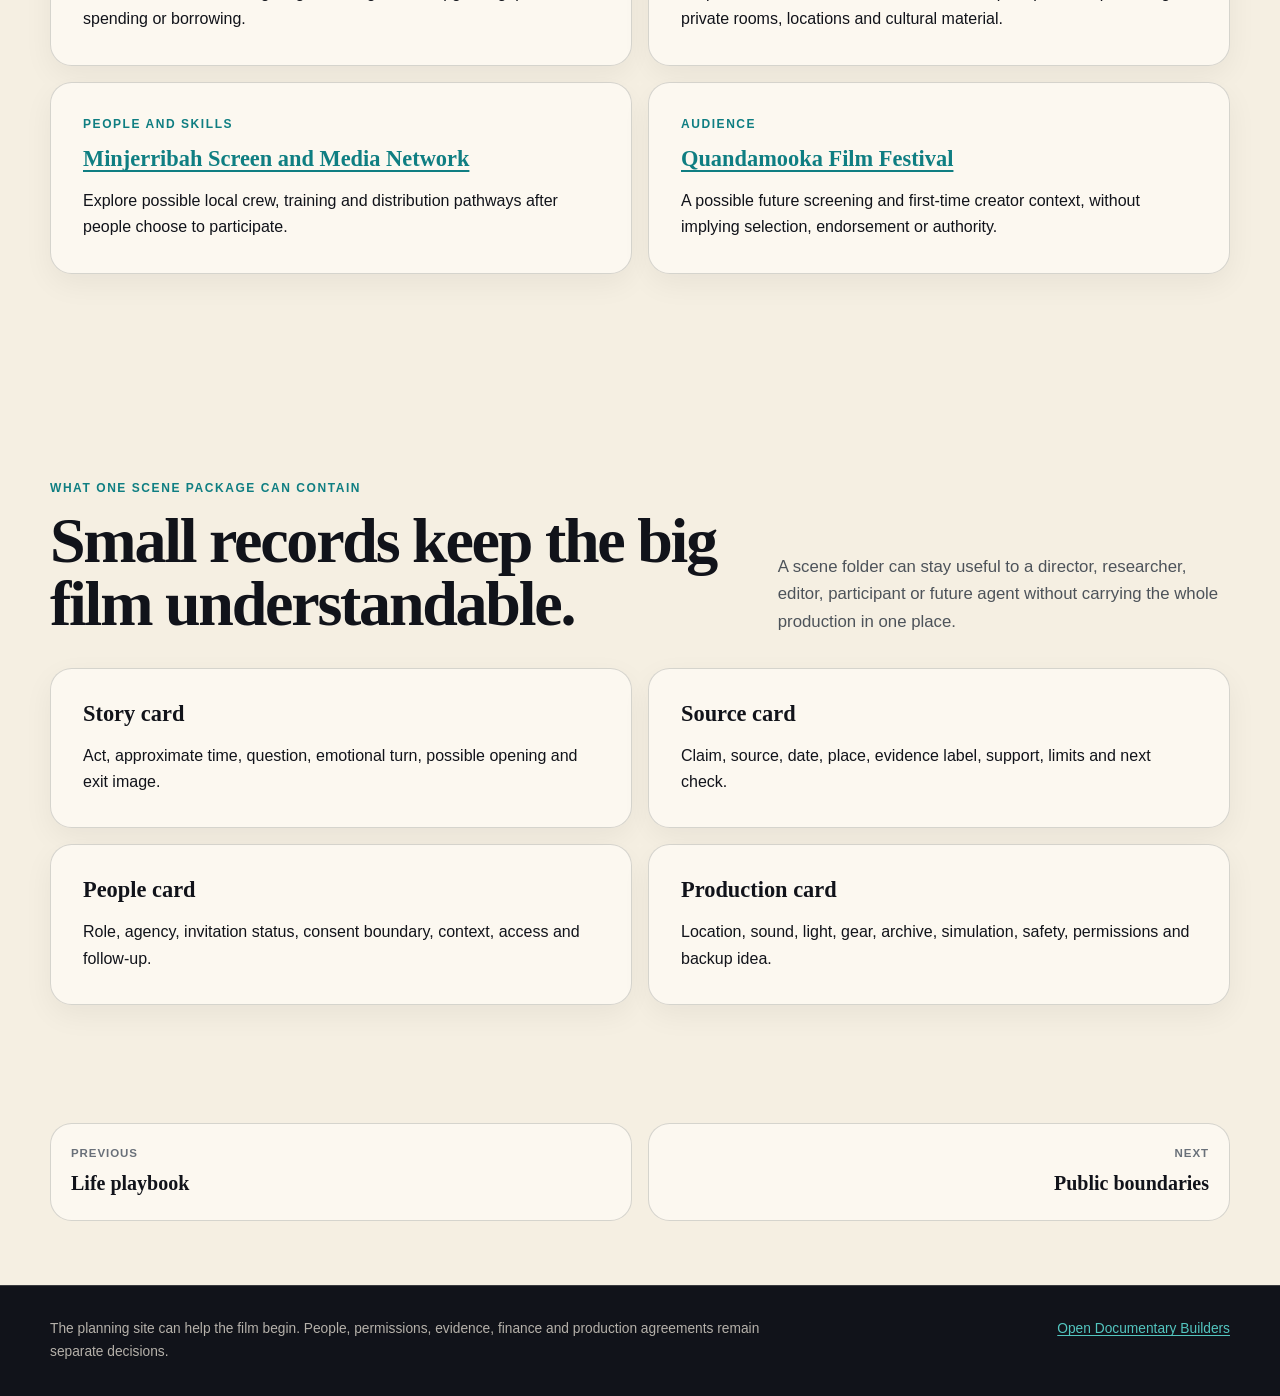
<file: production.html>
<!doctype html>
<html lang="en-AU">
  <head>
    <meta charset="utf-8">
    <meta name="viewport" content="width=device-width, initial-scale=1">
    <meta name="description" content="A practical production pathway connecting The Long Game treatment to the Film Club Documentary Builders and related local media repos.">
    <meta property="og:title" content="Production pathway | The Long Game">
    <meta property="og:description" content="A calm route from story seed and source trail to scenes, rough cut, screening and release.">
    <meta property="og:type" content="website">
    <meta property="og:image" content="https://auraofintelligence.github.io/grain-by-grain-documentary/assets/img/og-card.png">
    <meta name="twitter:card" content="summary_large_image">
    <title>Production pathway | The Long Game</title>
    <link rel="icon" href="assets/img/favicon.ico?v=20260801-2" sizes="any">
    <link rel="icon" type="image/png" sizes="32x32" href="assets/img/favicon-32.png?v=20260801-2">
    <link rel="icon" type="image/png" sizes="192x192" href="assets/img/favicon-192.png?v=20260801-2">
    <link rel="apple-touch-icon" href="assets/img/apple-touch-icon.png?v=20260801-2">
    <link rel="stylesheet" href="assets/css/site.css?v=20260803-1">
  </head>
  <body data-page="production">
    <a class="skip-link" href="#main">Skip to content</a>
    <header class="site-header"><div class="header-inner">
      <a class="brand" href="index.html" aria-label="The Long Game home"><img class="brand-icon" src="assets/img/favicon-32.png" alt="" width="32" height="32"><span class="brand-copy"><small>Grain by grain</small><strong>The Long Game</strong></span></a>
      <button class="menu-button" type="button" aria-expanded="false" aria-controls="site-navigation">Menu</button>
      <nav class="site-nav" id="site-navigation" aria-label="Main navigation"><a data-page="home" href="index.html">Home</a><a data-page="mission" href="mission.html">Generation city</a><a data-page="runtime" href="runtime.html">90-minute map</a><a data-page="field-map" href="field-map.html">Repo field map</a><a data-page="playbook" href="playbook.html">Life playbook</a><a data-page="production" href="production.html">Production</a><a data-page="boundaries" href="boundaries.html">Boundaries</a></nav>
    </div></header>

    <main id="main" class="page-shell">
      <section class="cinematic-hero cinematic-hero-page" aria-labelledby="production-title">
        <img class="cinematic-hero-image" src="assets/img/hero-production.webp" alt="A small documentary crew films a shared table and projection on a sand island shore at blue hour." width="1672" height="941" fetchpriority="high" decoding="async">
        <div class="cinematic-hero-copy">
          <p class="eyebrow">From public treatment to a watchable film</p><h1 id="production-title">Make the impossible sequence legible.</h1>
          <p class="lede">The Film Club Documentary Builders provide the workbench. Each proof scene can connect a present problem, a credible build step and the civilisation-scale reason it matters.</p>
          <p class="hero-art-note">GenAI concept image for documentary development.</p>
        </div>
      </section>

      <section class="section" aria-labelledby="path-title">
        <div class="section-heading"><div><p class="kicker">Eight useful moves</p><h2 id="path-title">A production path with open side doors.</h2></div><p>Each move creates a small Markdown record that can travel between people and future agents without publishing private material.</p></div>
        <div class="quest-grid">
          <article class="quest-card"><span class="quest-number">1</span><h3>Frame the film</h3><p>Open <a href="https://auraofintelligence.github.io/film-club-documentary-builders/builders/film-profile.html">Film Profile</a>. Record the promise, audience, makers, represented people, gaps and public/private posture.</p></article>
          <article class="quest-card"><span class="quest-number">2</span><h3>Choose one live question</h3><p>Use <a href="https://auraofintelligence.github.io/film-club-documentary-builders/builders/research-angle.html">Research Angle</a> for one act or claim. A narrow question is easier to source and film.</p></article>
          <article class="quest-card"><span class="quest-number">3</span><h3>Leave a source trail</h3><p>Use <a href="https://auraofintelligence.github.io/film-club-documentary-builders/builders/source-trail.html">Source Trail</a> to record what a source supports, what it does not and where it points next.</p></article>
          <article class="quest-card"><span class="quest-number">4</span><h3>Invite voices with care</h3><p>Use <a href="https://auraofintelligence.github.io/film-club-documentary-builders/builders/character-subject.html">Character / Subject</a> and <a href="https://auraofintelligence.github.io/film-club-documentary-builders/builders/interview-questions.html">Interview Questions</a> to consider agency, context and who is missing.</p></article>
          <article class="quest-card"><span class="quest-number">5</span><h3>Make three proof scenes</h3><p>Try the Gumpi gateway, the sand-to-infrastructure tree and the generation city under its hardest threat load. Together they can test the whole build sequence before a long shoot.</p></article>
          <article class="quest-card"><span class="quest-number">6</span><h3>Analyse what the scene proves</h3><p>Use <a href="https://auraofintelligence.github.io/film-club-documentary-builders/builders/scene-analysis.html">Scene Analysis</a> to separate evidence, implication, emotion, film language and uncertainty.</p></article>
          <article class="quest-card"><span class="quest-number">7</span><h3>Shape the 90 minutes</h3><p>Use <a href="https://auraofintelligence.github.io/film-club-documentary-builders/builders/runsheet.html">Run Sheet</a> to test act order, breathing space, scale jumps and the return to a human choice.</p></article>
          <article class="quest-card"><span class="quest-number">8</span><h3>Watch, listen, revise</h3><p>Use Viewing Notes and Event Notes with a small, appropriate audience before wider release. Record disagreements and useful absences.</p></article>
        </div>
      </section>

      <section class="section dark" aria-labelledby="first-sprint-title">
        <div class="section-heading"><div><p class="kicker">A first focused sprint</p><h2 id="first-sprint-title">Prove the build sequence, not a smaller mission.</h2></div><p>Three connected scenes can show why the first tunnel matters, where its material goes and how the same direction reaches a civilisation able to face the whole threat field.</p></div>
        <div class="three-grid">
          <article class="panel"><p class="card-tag">Proof scene A</p><h3>The gateway problem.</h3><p>Film ferry arrivals, parking, buses, freight, pedestrians, road pressure and wildlife crossings. Draw the possible park-and-ride loop over what people already experience.</p></article>
          <article class="panel"><p class="card-tag">Proof scene B</p><h3>The tunnel makes supply.</h3><p>Follow one tested sand stream towards a block, glass sample, thermal store, reef form or erosion-control use. Show the conditions and unresolved leftovers too.</p></article>
          <article class="panel"><p class="card-tag">Proof scene C</p><h3>The worldship test.</h3><p>Move through joyful underground life, then load the system with nuclear, asteroid, geomagnetic and unknown scenarios. Keep evidence, model, disputed theory and story labels visible.</p></article>
        </div>
      </section>

      <section class="section" aria-labelledby="kit-title">
        <div class="section-heading"><div><p class="kicker">Related production repos</p><h2 id="kit-title">Use the tool that matches the job.</h2></div><p>The feature film can stay the centre while companion tools handle assets, simulation, local crew pathways and possible screenings.</p></div>
        <div class="two-grid">
          <article class="feature-card"><p class="card-tag">Equipment</p><h3><a href="https://auraofintelligence.github.io/straddie-content-assets-kit/">Straddie Content Assets Kit</a></h3><p>Record camera, sound, lighting, shared gear and upgrade gaps before spending or borrowing.</p></article>
          <article class="feature-card"><p class="card-tag">Previsualisation</p><h3><a href="https://auraofintelligence.github.io/straddie-digital-twin-builders/">Straddie Digital Twin Builders</a></h3><p>Prepare marked simulation and future-world prompts while protecting private rooms, locations and cultural material.</p></article>
          <article class="feature-card"><p class="card-tag">People and skills</p><h3><a href="https://auraofintelligence.github.io/minjerribah-screen-media-network/">Minjerribah Screen and Media Network</a></h3><p>Explore possible local crew, training and distribution pathways after people choose to participate.</p></article>
          <article class="feature-card"><p class="card-tag">Audience</p><h3><a href="https://auraofintelligence.github.io/quandamooka-film-festival/">Quandamooka Film Festival</a></h3><p>A possible future screening and first-time creator context, without implying selection, endorsement or authority.</p></article>
        </div>
      </section>

      <section class="section" aria-labelledby="handoff-title">
        <div class="section-heading"><div><p class="kicker">What one scene package can contain</p><h2 id="handoff-title">Small records keep the big film understandable.</h2></div><p>A scene folder can stay useful to a director, researcher, editor, participant or future agent without carrying the whole production in one place.</p></div>
        <div class="boundary-grid">
          <article class="boundary-card"><h3>Story card</h3><p>Act, approximate time, question, emotional turn, possible opening and exit image.</p></article>
          <article class="boundary-card"><h3>Source card</h3><p>Claim, source, date, place, evidence label, support, limits and next check.</p></article>
          <article class="boundary-card"><h3>People card</h3><p>Role, agency, invitation status, consent boundary, context, access and follow-up.</p></article>
          <article class="boundary-card"><h3>Production card</h3><p>Location, sound, light, gear, archive, simulation, safety, permissions and backup idea.</p></article>
        </div>
      </section>

      <nav class="footer-nav" aria-label="Previous and next pages"><a href="playbook.html"><span>Previous</span><strong>Life playbook</strong></a><a href="boundaries.html"><span>Next</span><strong>Public boundaries</strong></a></nav>
    </main>

    <footer class="site-footer"><div class="footer-inner"><p>The planning site can help the film begin. People, permissions, evidence, finance and production agreements remain separate decisions.</p><a href="https://auraofintelligence.github.io/film-club-documentary-builders/">Open Documentary Builders</a></div></footer>
    <script src="assets/js/site.js?v=20260803-1"></script>
  </body>
</html>
</file>
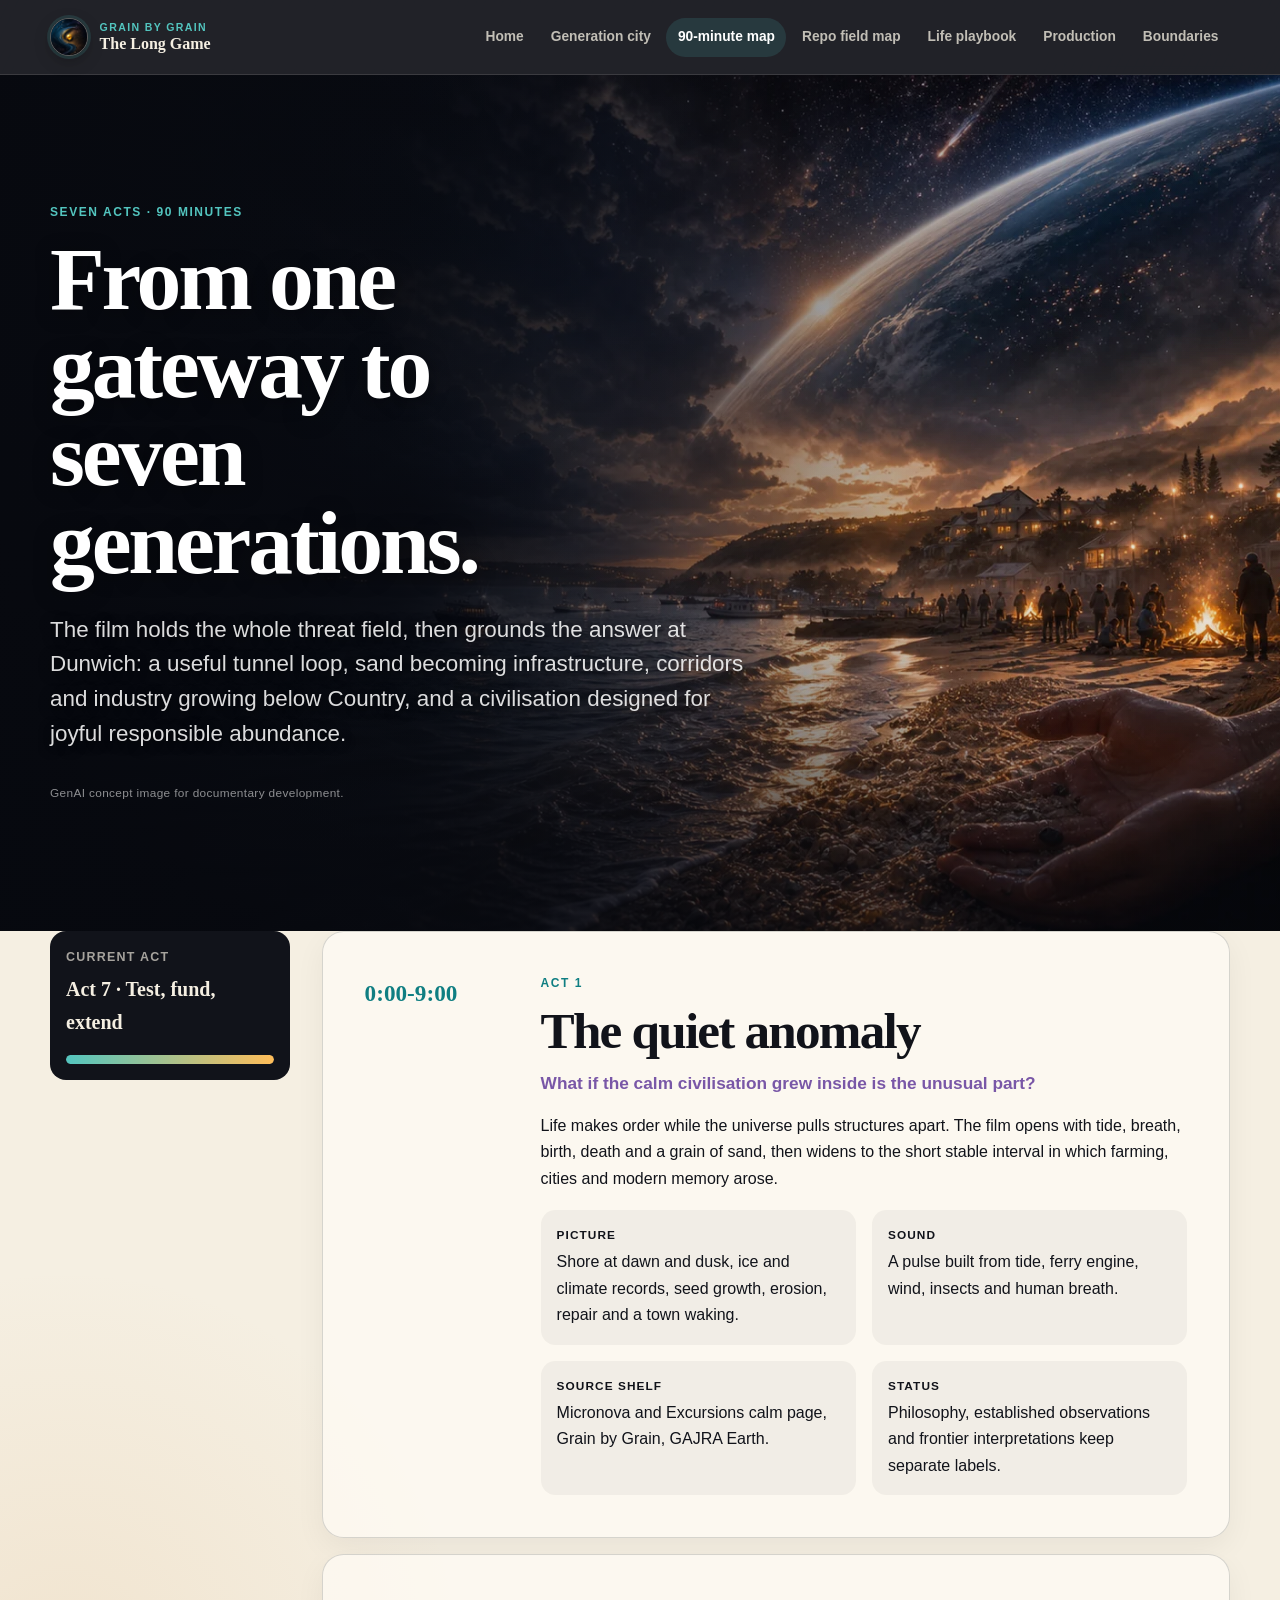
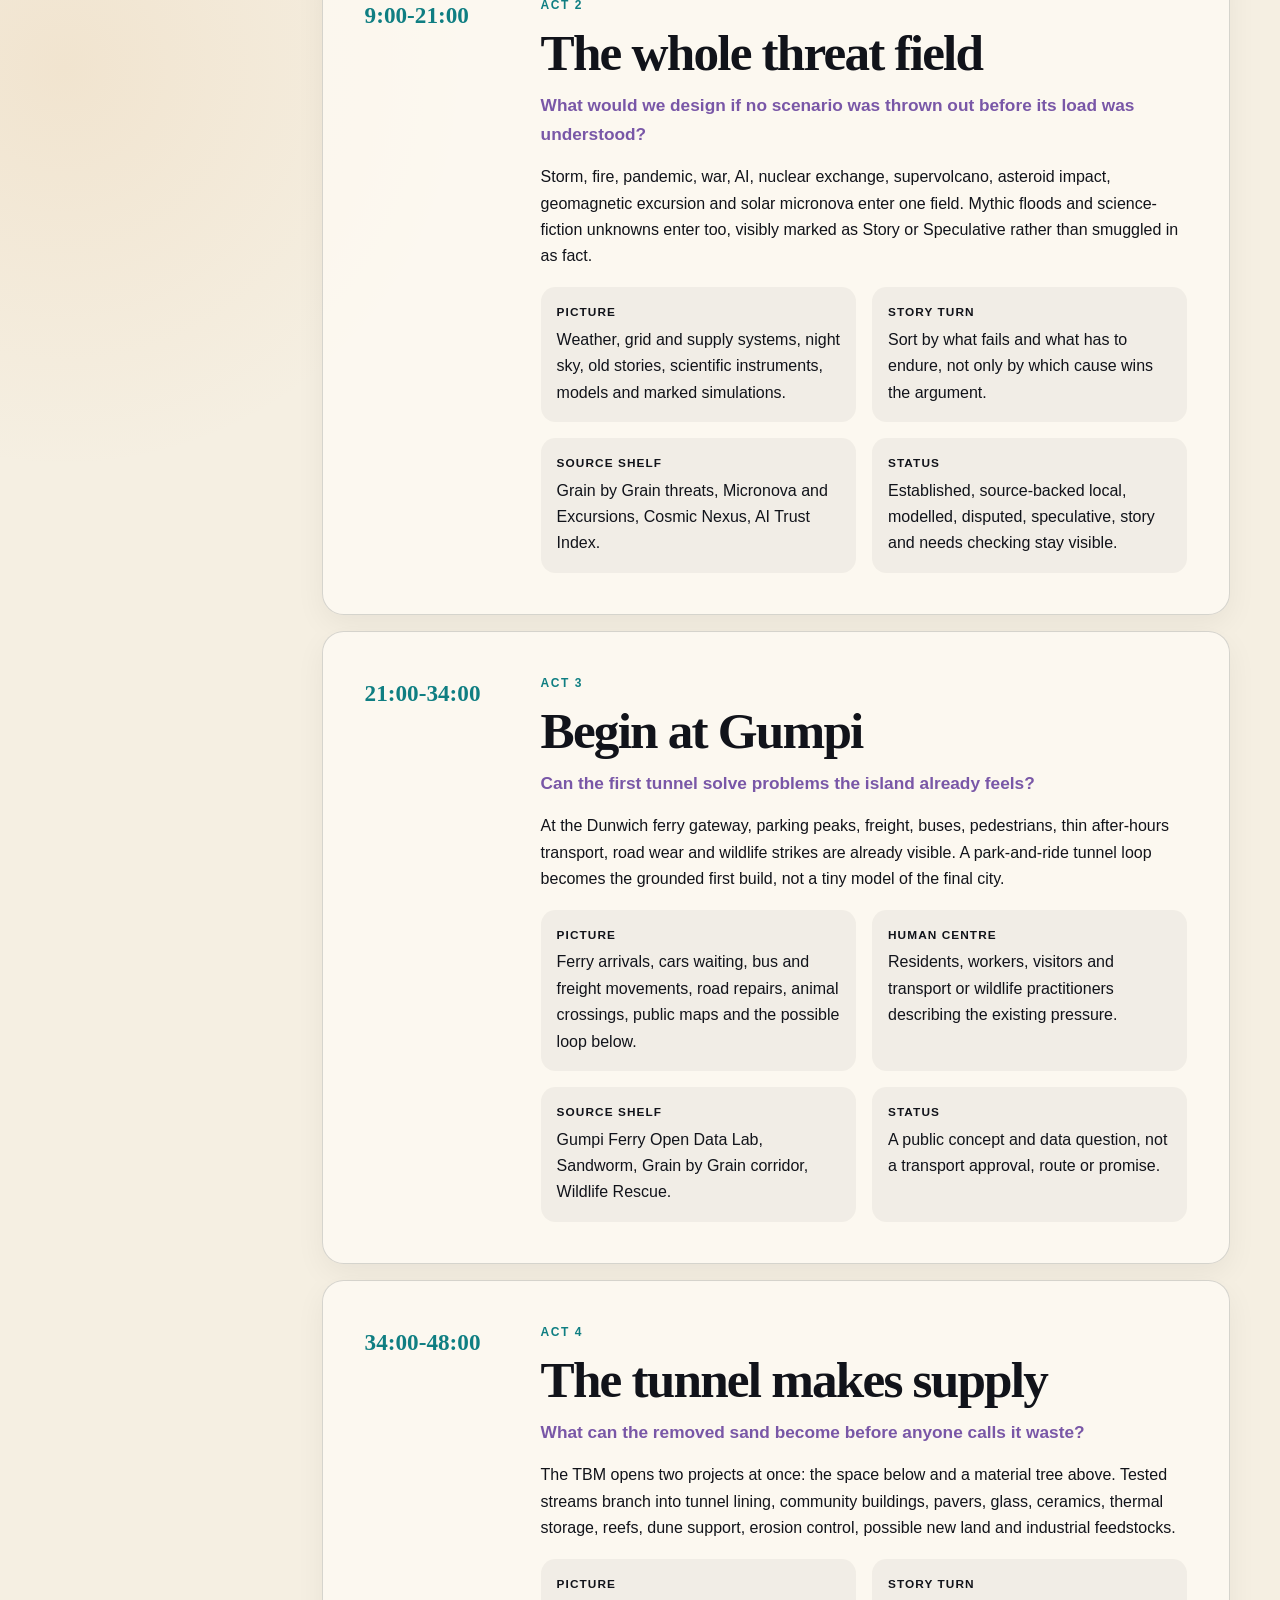
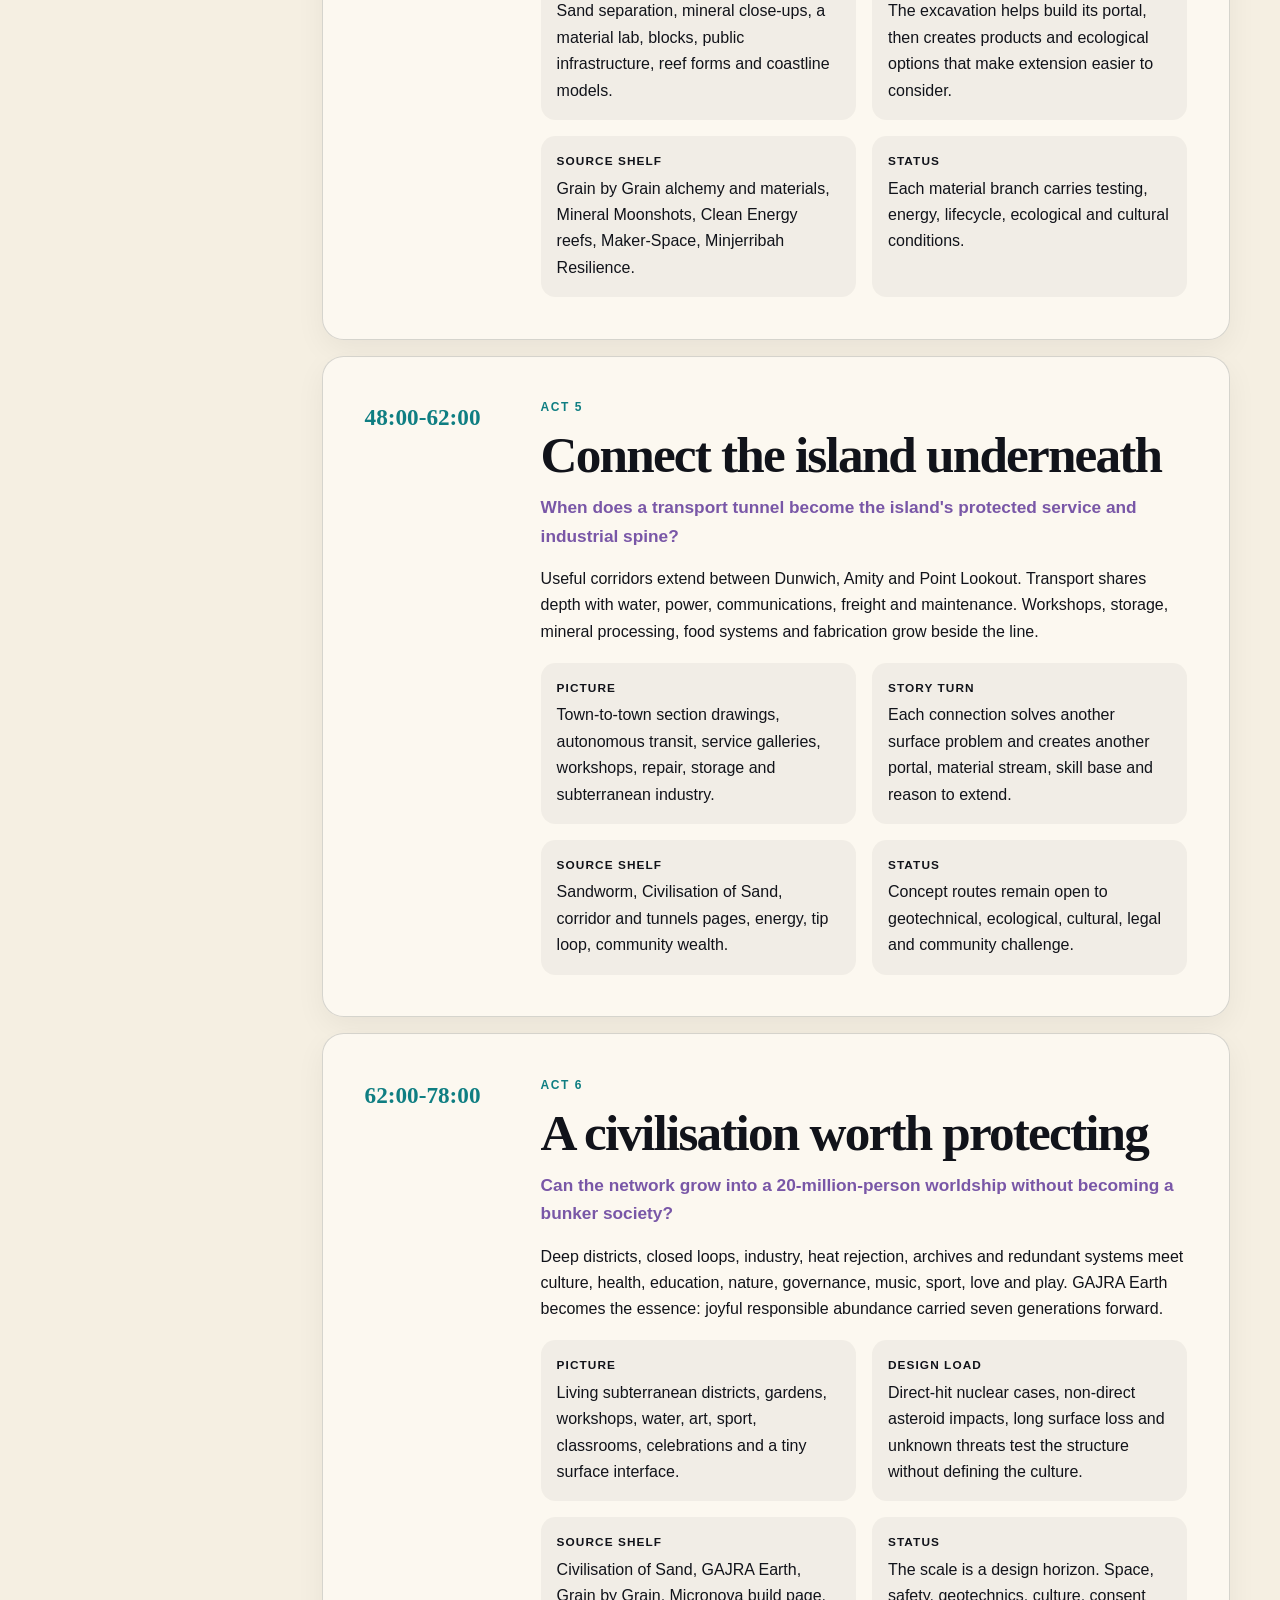
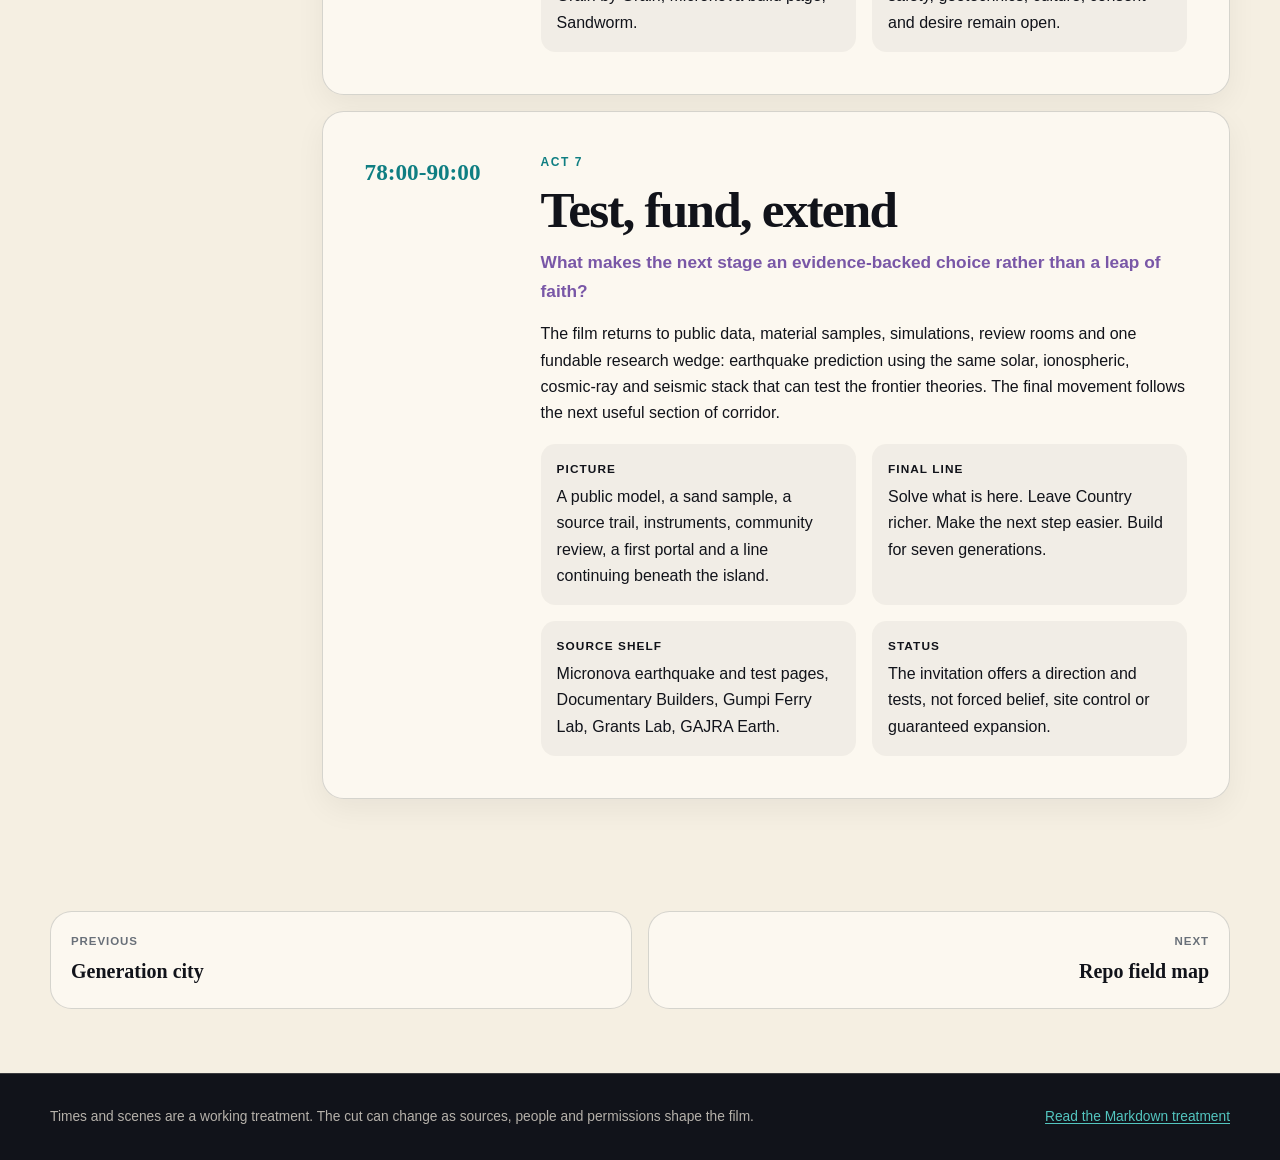
<file: runtime.html>
<!doctype html>
<html lang="en-AU">
  <head>
    <meta charset="utf-8">
    <meta name="viewport" content="width=device-width, initial-scale=1">
    <meta name="description" content="The seven-act, 90-minute story map from the whole existential threat field through the Dunwich tunnel sequence to a seven-generation subterranean civilisation.">
    <meta property="og:title" content="90-minute map | The Long Game">
    <meta property="og:description" content="Seven acts from catastrophe and frontier evidence to the Dunwich gateway, material transformation, subterranean industry and joyful responsible abundance.">
    <meta property="og:type" content="website">
    <meta property="og:image" content="https://auraofintelligence.github.io/grain-by-grain-documentary/assets/img/og-card.png">
    <meta name="twitter:card" content="summary_large_image">
    <title>90-minute map | The Long Game</title>
    <link rel="icon" href="assets/img/favicon.ico?v=20260801-2" sizes="any">
    <link rel="icon" type="image/png" sizes="32x32" href="assets/img/favicon-32.png?v=20260801-2">
    <link rel="icon" type="image/png" sizes="192x192" href="assets/img/favicon-192.png?v=20260801-2">
    <link rel="apple-touch-icon" href="assets/img/apple-touch-icon.png?v=20260801-2">
    <link rel="stylesheet" href="assets/css/site.css?v=20260803-1">
  </head>
  <body data-page="runtime">
    <a class="skip-link" href="#main">Skip to content</a>
    <header class="site-header">
      <div class="header-inner">
        <a class="brand" href="index.html" aria-label="The Long Game home"><img class="brand-icon" src="assets/img/favicon-32.png" alt="" width="32" height="32"><span class="brand-copy"><small>Grain by grain</small><strong>The Long Game</strong></span></a>
        <button class="menu-button" type="button" aria-expanded="false" aria-controls="site-navigation">Menu</button>
        <nav class="site-nav" id="site-navigation" aria-label="Main navigation">
          <a data-page="home" href="index.html">Home</a><a data-page="mission" href="mission.html">Generation city</a><a data-page="runtime" href="runtime.html">90-minute map</a><a data-page="field-map" href="field-map.html">Repo field map</a><a data-page="playbook" href="playbook.html">Life playbook</a><a data-page="production" href="production.html">Production</a><a data-page="boundaries" href="boundaries.html">Boundaries</a>
        </nav>
      </div>
    </header>

    <main id="main" class="page-shell">
      <section class="cinematic-hero cinematic-hero-page" aria-labelledby="runtime-title">
        <img class="cinematic-hero-image" src="assets/img/hero-runtime.webp" alt="Hands hold sand beside an island community under storm light as Earth and deep space rise above." width="1672" height="941" fetchpriority="high" decoding="async">
        <div class="cinematic-hero-copy">
          <p class="eyebrow">Seven acts · 90 minutes</p><h1 id="runtime-title">From one gateway to seven generations.</h1>
          <p class="lede">The film holds the whole threat field, then grounds the answer at Dunwich: a useful tunnel loop, sand becoming infrastructure, corridors and industry growing below Country, and a civilisation designed for joyful responsible abundance.</p>
          <p class="hero-art-note">GenAI concept image for documentary development.</p>
        </div>
      </section>

      <div class="runtime-shell">
        <aside class="runtime-rail" aria-label="Runtime position">
          <p>Current act</p>
          <strong data-runtime-label>Act 1 · The quiet anomaly</strong>
          <div class="runtime-track" aria-hidden="true"><div class="runtime-progress"></div></div>
        </aside>

        <div class="act-stack">
          <article class="act-card" id="act-1" data-runtime-act data-runtime-label="Act 1 · The quiet anomaly">
            <div class="act-time">0:00-9:00</div>
            <div>
              <p class="card-tag">Act 1</p><h2>The quiet anomaly</h2>
              <p class="act-question">What if the calm civilisation grew inside is the unusual part?</p>
              <p>Life makes order while the universe pulls structures apart. The film opens with tide, breath, birth, death and a grain of sand, then widens to the short stable interval in which farming, cities and modern memory arose.</p>
              <div class="act-details"><div><strong>Picture</strong>Shore at dawn and dusk, ice and climate records, seed growth, erosion, repair and a town waking.</div><div><strong>Sound</strong>A pulse built from tide, ferry engine, wind, insects and human breath.</div><div><strong>Source shelf</strong>Micronova and Excursions calm page, Grain by Grain, GAJRA Earth.</div><div><strong>Status</strong>Philosophy, established observations and frontier interpretations keep separate labels.</div></div>
            </div>
          </article>

          <article class="act-card" id="act-2" data-runtime-act data-runtime-label="Act 2 · The whole threat field">
            <div class="act-time">9:00-21:00</div>
            <div>
              <p class="card-tag">Act 2</p><h2>The whole threat field</h2>
              <p class="act-question">What would we design if no scenario was thrown out before its load was understood?</p>
              <p>Storm, fire, pandemic, war, AI, nuclear exchange, supervolcano, asteroid impact, geomagnetic excursion and solar micronova enter one field. Mythic floods and science-fiction unknowns enter too, visibly marked as Story or Speculative rather than smuggled in as fact.</p>
              <div class="act-details"><div><strong>Picture</strong>Weather, grid and supply systems, night sky, old stories, scientific instruments, models and marked simulations.</div><div><strong>Story turn</strong>Sort by what fails and what has to endure, not only by which cause wins the argument.</div><div><strong>Source shelf</strong>Grain by Grain threats, Micronova and Excursions, Cosmic Nexus, AI Trust Index.</div><div><strong>Status</strong>Established, source-backed local, modelled, disputed, speculative, story and needs checking stay visible.</div></div>
            </div>
          </article>

          <article class="act-card" id="act-3" data-runtime-act data-runtime-label="Act 3 · Begin at Gumpi">
            <div class="act-time">21:00-34:00</div>
            <div>
              <p class="card-tag">Act 3</p><h2>Begin at Gumpi</h2>
              <p class="act-question">Can the first tunnel solve problems the island already feels?</p>
              <p>At the Dunwich ferry gateway, parking peaks, freight, buses, pedestrians, thin after-hours transport, road wear and wildlife strikes are already visible. A park-and-ride tunnel loop becomes the grounded first build, not a tiny model of the final city.</p>
              <div class="act-details"><div><strong>Picture</strong>Ferry arrivals, cars waiting, bus and freight movements, road repairs, animal crossings, public maps and the possible loop below.</div><div><strong>Human centre</strong>Residents, workers, visitors and transport or wildlife practitioners describing the existing pressure.</div><div><strong>Source shelf</strong>Gumpi Ferry Open Data Lab, Sandworm, Grain by Grain corridor, Wildlife Rescue.</div><div><strong>Status</strong>A public concept and data question, not a transport approval, route or promise.</div></div>
            </div>
          </article>

          <article class="act-card" id="act-4" data-runtime-act data-runtime-label="Act 4 · The tunnel makes supply">
            <div class="act-time">34:00-48:00</div>
            <div>
              <p class="card-tag">Act 4</p><h2>The tunnel makes supply</h2>
              <p class="act-question">What can the removed sand become before anyone calls it waste?</p>
              <p>The TBM opens two projects at once: the space below and a material tree above. Tested streams branch into tunnel lining, community buildings, pavers, glass, ceramics, thermal storage, reefs, dune support, erosion control, possible new land and industrial feedstocks.</p>
              <div class="act-details"><div><strong>Picture</strong>Sand separation, mineral close-ups, a material lab, blocks, public infrastructure, reef forms and coastline models.</div><div><strong>Story turn</strong>The excavation helps build its portal, then creates products and ecological options that make extension easier to consider.</div><div><strong>Source shelf</strong>Grain by Grain alchemy and materials, Mineral Moonshots, Clean Energy reefs, Maker-Space, Minjerribah Resilience.</div><div><strong>Status</strong>Each material branch carries testing, energy, lifecycle, ecological and cultural conditions.</div></div>
            </div>
          </article>

          <article class="act-card" id="act-5" data-runtime-act data-runtime-label="Act 5 · Connect the island underneath">
            <div class="act-time">48:00-62:00</div>
            <div>
              <p class="card-tag">Act 5</p><h2>Connect the island underneath</h2>
              <p class="act-question">When does a transport tunnel become the island's protected service and industrial spine?</p>
              <p>Useful corridors extend between Dunwich, Amity and Point Lookout. Transport shares depth with water, power, communications, freight and maintenance. Workshops, storage, mineral processing, food systems and fabrication grow beside the line.</p>
              <div class="act-details"><div><strong>Picture</strong>Town-to-town section drawings, autonomous transit, service galleries, workshops, repair, storage and subterranean industry.</div><div><strong>Story turn</strong>Each connection solves another surface problem and creates another portal, material stream, skill base and reason to extend.</div><div><strong>Source shelf</strong>Sandworm, Civilisation of Sand, corridor and tunnels pages, energy, tip loop, community wealth.</div><div><strong>Status</strong>Concept routes remain open to geotechnical, ecological, cultural, legal and community challenge.</div></div>
            </div>
          </article>

          <article class="act-card" id="act-6" data-runtime-act data-runtime-label="Act 6 · A civilisation worth protecting">
            <div class="act-time">62:00-78:00</div>
            <div>
              <p class="card-tag">Act 6</p><h2>A civilisation worth protecting</h2>
              <p class="act-question">Can the network grow into a 20-million-person worldship without becoming a bunker society?</p>
              <p>Deep districts, closed loops, industry, heat rejection, archives and redundant systems meet culture, health, education, nature, governance, music, sport, love and play. GAJRA Earth becomes the essence: joyful responsible abundance carried seven generations forward.</p>
              <div class="act-details"><div><strong>Picture</strong>Living subterranean districts, gardens, workshops, water, art, sport, classrooms, celebrations and a tiny surface interface.</div><div><strong>Design load</strong>Direct-hit nuclear cases, non-direct asteroid impacts, long surface loss and unknown threats test the structure without defining the culture.</div><div><strong>Source shelf</strong>Civilisation of Sand, GAJRA Earth, Grain by Grain, Micronova build page, Sandworm.</div><div><strong>Status</strong>The scale is a design horizon. Space, safety, geotechnics, culture, consent and desire remain open.</div></div>
            </div>
          </article>

          <article class="act-card" id="act-7" data-runtime-act data-runtime-label="Act 7 · Test, fund, extend">
            <div class="act-time">78:00-90:00</div>
            <div>
              <p class="card-tag">Act 7</p><h2>Test, fund, extend</h2>
              <p class="act-question">What makes the next stage an evidence-backed choice rather than a leap of faith?</p>
              <p>The film returns to public data, material samples, simulations, review rooms and one fundable research wedge: earthquake prediction using the same solar, ionospheric, cosmic-ray and seismic stack that can test the frontier theories. The final movement follows the next useful section of corridor.</p>
              <div class="act-details"><div><strong>Picture</strong>A public model, a sand sample, a source trail, instruments, community review, a first portal and a line continuing beneath the island.</div><div><strong>Final line</strong>Solve what is here. Leave Country richer. Make the next step easier. Build for seven generations.</div><div><strong>Source shelf</strong>Micronova earthquake and test pages, Documentary Builders, Gumpi Ferry Lab, Grants Lab, GAJRA Earth.</div><div><strong>Status</strong>The invitation offers a direction and tests, not forced belief, site control or guaranteed expansion.</div></div>
            </div>
          </article>
        </div>
      </div>

      <nav class="footer-nav" aria-label="Previous and next pages">
        <a href="mission.html"><span>Previous</span><strong>Generation city</strong></a>
        <a href="field-map.html"><span>Next</span><strong>Repo field map</strong></a>
      </nav>
    </main>

    <footer class="site-footer"><div class="footer-inner"><p>Times and scenes are a working treatment. The cut can change as sources, people and permissions shape the film.</p><a href="docs/90-minute-treatment.md">Read the Markdown treatment</a></div></footer>
    <script src="assets/js/site.js?v=20260803-1"></script>
  </body>
</html>
</file>
<file: assets/css/site.css>
:root {
  --ink: #11131a;
  --ink-soft: #1c2130;
  --paper: #f5efe2;
  --paper-deep: #e6d7bb;
  --sand: #d69a50;
  --sun: #ffbd59;
  --tide: #53c5bf;
  --tide-deep: #0f7e82;
  --dusk: #7957a7;
  --coral: #e56c58;
  --mist: #dce7e5;
  --muted: #697079;
  --line: rgba(17, 19, 26, 0.16);
  --line-light: rgba(245, 239, 226, 0.18);
  --shadow: 0 20px 60px rgba(16, 18, 25, 0.14);
  --radius: 1.35rem;
  --max: 1180px;
}

* {
  box-sizing: border-box;
}

html {
  scroll-behavior: smooth;
  overflow-x: clip;
}

body {
  margin: 0;
  overflow-x: clip;
  background:
    radial-gradient(circle at 92% 8%, rgba(83, 197, 191, 0.16), transparent 28rem),
    radial-gradient(circle at 5% 28%, rgba(214, 154, 80, 0.13), transparent 25rem),
    var(--paper);
  color: var(--ink);
  font-family: "Segoe UI", Arial, sans-serif;
  font-size: 1rem;
  line-height: 1.65;
  text-rendering: optimizeLegibility;
}

body::before {
  position: fixed;
  inset: 0;
  z-index: -1;
  content: "";
  pointer-events: none;
  background-image: repeating-linear-gradient(
    115deg,
    rgba(17, 19, 26, 0.018) 0,
    rgba(17, 19, 26, 0.018) 1px,
    transparent 1px,
    transparent 8px
  );
}

a {
  color: var(--tide-deep);
  text-underline-offset: 0.18em;
}

a:hover {
  color: #075d61;
}

img {
  display: block;
  max-width: 100%;
}

button,
input,
select {
  font: inherit;
}

:focus-visible {
  outline: 3px solid var(--sun);
  outline-offset: 4px;
}

.skip-link {
  position: fixed;
  top: 0.8rem;
  left: 0.8rem;
  z-index: 100;
  padding: 0.65rem 0.85rem;
  border-radius: 0.6rem;
  background: var(--paper);
  color: var(--ink);
  transform: translateY(-160%);
  transition: transform 160ms ease;
}

.skip-link:focus {
  transform: translateY(0);
}

.site-header {
  position: sticky;
  top: 0;
  z-index: 40;
  border-bottom: 1px solid rgba(245, 239, 226, 0.12);
  background: rgba(17, 19, 26, 0.93);
  color: var(--paper);
  backdrop-filter: blur(18px);
}

.header-inner {
  display: flex;
  align-items: center;
  justify-content: space-between;
  width: min(calc(100% - 2rem), var(--max));
  min-height: 4.65rem;
  margin: 0 auto;
  gap: 1rem;
}

.brand {
  display: inline-flex;
  align-items: center;
  gap: 0.75rem;
  color: var(--paper);
  text-decoration: none;
}

.brand:hover {
  color: white;
}

.brand-icon {
  width: 2.35rem;
  height: 2.35rem;
  flex: 0 0 auto;
  border: 1px solid rgba(245, 239, 226, 0.28);
  border-radius: 50%;
  object-fit: cover;
  box-shadow: 0 0 0 0.18rem rgba(83, 197, 191, 0.14), 0 0.35rem 1rem rgba(0, 0, 0, 0.28);
}

.brand-copy {
  display: grid;
  line-height: 1.05;
}

.brand-copy small {
  color: var(--tide);
  font-size: 0.66rem;
  font-weight: 800;
  letter-spacing: 0.13em;
  text-transform: uppercase;
}

.brand-copy strong {
  margin-top: 0.2rem;
  font-family: Georgia, "Times New Roman", serif;
  font-size: 1rem;
  font-weight: 700;
}

.menu-button {
  display: none;
  padding: 0.55rem 0.7rem;
  border: 1px solid rgba(245, 239, 226, 0.25);
  border-radius: 0.7rem;
  background: transparent;
  color: var(--paper);
  cursor: pointer;
}

.site-nav {
  display: flex;
  align-items: center;
  gap: 0.25rem;
}

.site-nav a {
  padding: 0.52rem 0.72rem;
  border-radius: 999px;
  color: rgba(245, 239, 226, 0.76);
  font-size: 0.86rem;
  font-weight: 700;
  text-decoration: none;
}

.site-nav a:hover,
.site-nav a[aria-current="page"] {
  background: rgba(83, 197, 191, 0.14);
  color: white;
}

.page-shell {
  width: min(calc(100% - 2rem), var(--max));
  margin: 0 auto;
}

.cinematic-hero {
  position: relative;
  display: grid;
  align-items: center;
  width: 100vw;
  min-height: calc(100svh - 4.65rem);
  margin-left: calc(50% - 50vw);
  overflow: hidden;
  background: #080b12;
  color: white;
  isolation: isolate;
}

.cinematic-hero::before,
.cinematic-hero::after {
  position: absolute;
  inset: 0;
  z-index: -1;
  content: "";
  pointer-events: none;
}

.cinematic-hero::before {
  background: linear-gradient(90deg, rgba(7, 9, 15, 0.96) 0%, rgba(7, 9, 15, 0.88) 31%, rgba(7, 9, 15, 0.4) 58%, rgba(7, 9, 15, 0.08) 82%);
}

.cinematic-hero::after {
  background: linear-gradient(0deg, rgba(7, 9, 15, 0.64), transparent 32%, rgba(7, 9, 15, 0.16));
}

.cinematic-hero-image {
  position: absolute;
  inset: 0;
  z-index: -2;
  width: 100%;
  height: 100%;
  object-fit: cover;
  object-position: center;
}

.cinematic-hero-copy {
  width: min(calc(100% - 2rem), var(--max));
  margin: 0 auto;
  padding: clamp(5rem, 10vw, 8.5rem) 0;
}

.cinematic-hero-copy > * {
  max-width: 39rem;
}

.cinematic-hero-page {
  min-height: clamp(32rem, 72svh, 48rem);
}

.eyebrow,
.kicker,
.card-tag {
  margin: 0 0 0.75rem;
  color: var(--tide-deep);
  font-size: 0.75rem;
  font-weight: 900;
  letter-spacing: 0.13em;
  text-transform: uppercase;
}

.cinematic-hero h1,
.section-heading h2,
.feature-heading,
.act-card h2 {
  margin: 0;
  font-family: Georgia, "Times New Roman", serif;
  font-weight: 700;
  letter-spacing: -0.035em;
  line-height: 0.98;
}

.cinematic-hero h1 {
  max-width: 12ch;
  font-size: clamp(3.8rem, 9vw, 8.5rem);
  text-shadow: 0 0.18rem 1.25rem rgba(0, 0, 0, 0.42);
}

.cinematic-hero-page h1 {
  max-width: 12ch;
  font-size: clamp(3.2rem, 7vw, 7rem);
}

.cinematic-hero h1 span {
  display: block;
  color: var(--sun);
  font-style: italic;
}

.cinematic-hero .eyebrow {
  color: var(--tide);
}

.lede {
  max-width: 44rem;
  margin: 1.65rem 0 0;
  color: #333941;
  font-size: clamp(1.12rem, 2vw, 1.4rem);
  line-height: 1.55;
}

.cinematic-hero .lede {
  color: rgba(255, 255, 255, 0.86);
  text-shadow: 0 0.12rem 0.75rem rgba(0, 0, 0, 0.72);
}

.cinematic-hero .button {
  border-color: var(--paper);
  background: var(--paper);
  color: var(--ink);
}

.cinematic-hero .button:hover {
  border-color: var(--tide);
  background: var(--tide);
  color: var(--ink);
}

.cinematic-hero .button.secondary {
  border-color: rgba(255, 255, 255, 0.56);
  background: rgba(9, 12, 19, 0.28);
  color: white;
  backdrop-filter: blur(10px);
}

.cinematic-hero .button.secondary:hover {
  background: rgba(255, 255, 255, 0.14);
  color: white;
}

.hero-art-note {
  margin: 2rem 0 0;
  color: rgba(255, 255, 255, 0.54);
  font-size: 0.74rem;
  letter-spacing: 0.03em;
}

.button-row {
  display: flex;
  flex-wrap: wrap;
  gap: 0.8rem;
  margin-top: 2rem;
}

.button {
  display: inline-flex;
  align-items: center;
  justify-content: center;
  min-height: 3rem;
  padding: 0.75rem 1rem;
  border: 1px solid var(--ink);
  border-radius: 999px;
  background: var(--ink);
  color: var(--paper);
  font-weight: 800;
  text-decoration: none;
  transition: transform 160ms ease, background 160ms ease, color 160ms ease;
}

.button:hover {
  background: var(--tide-deep);
  color: white;
  transform: translateY(-2px);
}

.button.secondary {
  background: transparent;
  color: var(--ink);
}

.button.secondary:hover {
  background: rgba(17, 19, 26, 0.06);
  color: var(--ink);
}

.section {
  padding: clamp(4rem, 8vw, 7rem) 0;
}

.section.dark {
  position: relative;
  width: 100vw;
  margin-left: calc(50% - 50vw);
  padding-inline: max(1rem, calc((100vw - var(--max)) / 2));
  background:
    radial-gradient(circle at 84% 20%, rgba(121, 87, 167, 0.22), transparent 25rem),
    radial-gradient(circle at 12% 92%, rgba(83, 197, 191, 0.15), transparent 28rem),
    var(--ink);
  color: var(--paper);
}

.section.dark .section-heading p,
.section.dark .muted,
.section.dark .body-copy {
  color: rgba(245, 239, 226, 0.72);
}

.section-heading {
  display: grid;
  grid-template-columns: minmax(0, 1fr) minmax(16rem, 0.65fr);
  align-items: end;
  gap: 2rem;
  margin-bottom: 2rem;
}

.section-heading h2,
.feature-heading {
  font-size: clamp(2.5rem, 5vw, 5rem);
}

.section-heading > p {
  margin: 0;
  color: #4d535a;
  font-size: 1.05rem;
}

.three-grid,
.two-grid,
.card-grid,
.metric-grid,
.quest-grid,
.boundary-grid {
  display: grid;
  gap: 1rem;
}

.three-grid,
.card-grid {
  grid-template-columns: repeat(3, minmax(0, 1fr));
}

.two-grid,
.boundary-grid {
  grid-template-columns: repeat(2, minmax(0, 1fr));
}

.metric-grid {
  grid-template-columns: repeat(4, minmax(0, 1fr));
}

.quest-grid {
  grid-template-columns: repeat(3, minmax(0, 1fr));
}

.panel,
.feature-card,
.metric,
.quest-card,
.boundary-card,
.field-card,
.act-card,
.evidence-row {
  border: 1px solid var(--line);
  border-radius: var(--radius);
  background: rgba(255, 252, 246, 0.68);
  box-shadow: 0 10px 30px rgba(17, 19, 26, 0.055);
}

.panel,
.feature-card,
.quest-card,
.boundary-card {
  padding: clamp(1.3rem, 3vw, 2rem);
}

.panel h3,
.feature-card h3,
.quest-card h3,
.boundary-card h3,
.field-card h3 {
  margin: 0;
  font-family: Georgia, "Times New Roman", serif;
  font-size: 1.4rem;
  line-height: 1.15;
}

.panel p:last-child,
.feature-card p:last-child,
.quest-card p:last-child,
.boundary-card p:last-child {
  margin-bottom: 0;
}

.dark .panel,
.dark .feature-card {
  border-color: var(--line-light);
  background: rgba(245, 239, 226, 0.055);
  box-shadow: none;
}

.dark .panel h3,
.dark .feature-card h3 {
  color: white;
}

.scale-ribbon {
  display: flex;
  flex-wrap: wrap;
  align-items: center;
  gap: 0.55rem;
  margin: 2rem 0 0;
  padding: 0;
  list-style: none;
}

.scale-ribbon li {
  padding: 0.5rem 0.78rem;
  border: 1px solid rgba(245, 239, 226, 0.18);
  border-radius: 999px;
  color: rgba(245, 239, 226, 0.84);
  font-size: 0.82rem;
  font-weight: 800;
}

.scale-ribbon li::after {
  margin-left: 0.55rem;
  color: var(--tide);
  content: "→";
}

.scale-ribbon li:last-child::after {
  content: "";
}

.metric {
  padding: 1.25rem;
}

.metric strong {
  display: block;
  color: var(--tide-deep);
  font-family: Georgia, "Times New Roman", serif;
  font-size: 2.2rem;
  line-height: 1;
}

.metric span {
  display: block;
  margin-top: 0.55rem;
  color: var(--muted);
  font-size: 0.85rem;
  font-weight: 800;
}

.runtime-shell {
  display: grid;
  grid-template-columns: 15rem minmax(0, 1fr);
  align-items: start;
  gap: 2rem;
  padding-bottom: 6rem;
}

.runtime-rail {
  position: sticky;
  top: 6rem;
  padding: 1rem;
  border-radius: 1rem;
  background: var(--ink);
  color: var(--paper);
}

.runtime-rail p {
  margin: 0;
  color: rgba(245, 239, 226, 0.66);
  font-size: 0.78rem;
  font-weight: 800;
  letter-spacing: 0.1em;
  text-transform: uppercase;
}

.runtime-rail strong {
  display: block;
  margin-top: 0.35rem;
  font-family: Georgia, "Times New Roman", serif;
  font-size: 1.25rem;
}

.runtime-track {
  height: 0.55rem;
  margin-top: 1rem;
  overflow: hidden;
  border-radius: 999px;
  background: rgba(245, 239, 226, 0.14);
}

.runtime-progress {
  width: 0;
  height: 100%;
  border-radius: inherit;
  background: linear-gradient(90deg, var(--tide), var(--sun));
  transition: width 260ms ease;
}

.act-stack {
  display: grid;
  gap: 1rem;
}

.act-card {
  display: grid;
  grid-template-columns: 8rem minmax(0, 1fr);
  gap: clamp(1.2rem, 4vw, 3rem);
  padding: clamp(1.4rem, 4vw, 2.6rem);
  scroll-margin-top: 6rem;
}

.act-time {
  align-self: start;
  color: var(--tide-deep);
  font-family: Georgia, "Times New Roman", serif;
  font-size: 1.45rem;
  font-weight: 700;
}

.act-card h2 {
  font-size: clamp(2rem, 4vw, 3.5rem);
}

.act-question {
  margin: 0.8rem 0;
  color: var(--dusk);
  font-size: 1.08rem;
  font-weight: 800;
}

.act-details {
  display: grid;
  grid-template-columns: repeat(2, minmax(0, 1fr));
  gap: 1rem;
  margin-top: 1.1rem;
}

.act-details div {
  padding: 1rem;
  border-radius: 0.9rem;
  background: rgba(17, 19, 26, 0.045);
}

.act-details strong {
  display: block;
  margin-bottom: 0.25rem;
  font-size: 0.74rem;
  letter-spacing: 0.09em;
  text-transform: uppercase;
}

.filter-bar {
  position: sticky;
  top: 4.65rem;
  z-index: 20;
  display: flex;
  flex-wrap: wrap;
  gap: 0.55rem;
  margin-bottom: 1.2rem;
  padding: 1rem 0;
  background: linear-gradient(var(--paper) 78%, transparent);
}

.filter-button {
  padding: 0.55rem 0.8rem;
  border: 1px solid var(--line);
  border-radius: 999px;
  background: rgba(255, 252, 246, 0.82);
  color: var(--ink);
  font-weight: 800;
  cursor: pointer;
}

.filter-button:hover,
.filter-button[aria-pressed="true"] {
  border-color: var(--ink);
  background: var(--ink);
  color: var(--paper);
}

.field-summary {
  display: flex;
  align-items: center;
  justify-content: space-between;
  gap: 1rem;
  margin-bottom: 1rem;
  color: var(--muted);
}

.field-grid {
  display: grid;
  grid-template-columns: repeat(3, minmax(0, 1fr));
  gap: 1rem;
  padding-bottom: 6rem;
}

.field-card {
  display: flex;
  flex-direction: column;
  padding: 1.25rem;
}

.field-card[data-ring="core"] { border-top: 5px solid var(--tide-deep); }
.field-card[data-ring="action"] { border-top: 5px solid var(--sand); }
.field-card[data-ring="imagination"] { border-top: 5px solid var(--dusk); }
.field-card[data-ring="production"] { border-top: 5px solid var(--coral); }

.field-meta {
  display: flex;
  flex-wrap: wrap;
  gap: 0.35rem;
  margin-bottom: 0.8rem;
}

.pill {
  display: inline-flex;
  align-items: center;
  min-height: 1.55rem;
  padding: 0.22rem 0.5rem;
  border-radius: 999px;
  background: rgba(17, 19, 26, 0.07);
  color: #4e555e;
  font-size: 0.68rem;
  font-weight: 900;
  letter-spacing: 0.05em;
  text-transform: uppercase;
}

.field-role {
  margin: 0.75rem 0 0;
  color: #424950;
}

.field-use {
  margin: 0.7rem 0 1rem;
  font-weight: 700;
}

.field-links {
  display: flex;
  flex-wrap: wrap;
  gap: 0.75rem;
  margin-top: auto;
  padding-top: 0.5rem;
}

.field-links a {
  font-size: 0.84rem;
  font-weight: 800;
}

.field-empty {
  grid-column: 1 / -1;
  padding: 2rem;
  border: 1px dashed var(--line);
  border-radius: var(--radius);
  text-align: center;
}

.quest-card {
  position: relative;
  overflow: hidden;
}

.quest-card::after {
  position: absolute;
  right: -2rem;
  bottom: -2rem;
  width: 7rem;
  height: 7rem;
  border: 1rem solid rgba(83, 197, 191, 0.1);
  border-radius: 50%;
  content: "";
}

.quest-number {
  display: inline-grid;
  width: 2.2rem;
  height: 2.2rem;
  place-items: center;
  margin-bottom: 1rem;
  border-radius: 50%;
  background: var(--ink);
  color: var(--paper);
  font-weight: 900;
}

.evidence-list {
  display: grid;
  gap: 0.7rem;
}

.evidence-row {
  display: grid;
  grid-template-columns: 8rem minmax(0, 1fr);
  gap: 1rem;
  padding: 1rem 1.1rem;
}

.evidence-label {
  align-self: start;
  padding: 0.35rem 0.55rem;
  border-radius: 999px;
  background: var(--ink);
  color: var(--paper);
  font-size: 0.7rem;
  font-weight: 900;
  letter-spacing: 0.06em;
  text-align: center;
  text-transform: uppercase;
}

.evidence-row p {
  margin: 0;
}

.callout {
  margin: 2rem 0;
  padding: 1.3rem 1.45rem;
  border-left: 5px solid var(--tide-deep);
  border-radius: 0 var(--radius) var(--radius) 0;
  background: rgba(83, 197, 191, 0.1);
}

.callout strong {
  display: block;
  margin-bottom: 0.35rem;
}

.footer-nav {
  display: grid;
  grid-template-columns: repeat(2, minmax(0, 1fr));
  gap: 1rem;
  padding: 1rem 0 4rem;
}

.footer-nav a {
  display: block;
  padding: 1.25rem;
  border: 1px solid var(--line);
  border-radius: var(--radius);
  background: rgba(255, 252, 246, 0.68);
  color: var(--ink);
  text-decoration: none;
}

.footer-nav a:last-child {
  text-align: right;
}

.footer-nav span {
  display: block;
  color: var(--muted);
  font-size: 0.72rem;
  font-weight: 900;
  letter-spacing: 0.08em;
  text-transform: uppercase;
}

.footer-nav strong {
  display: block;
  margin-top: 0.25rem;
  font-family: Georgia, "Times New Roman", serif;
  font-size: 1.25rem;
}

.site-footer {
  border-top: 1px solid var(--line-light);
  background: var(--ink);
  color: rgba(245, 239, 226, 0.72);
}

.footer-inner {
  display: grid;
  grid-template-columns: minmax(0, 1fr) auto;
  gap: 2rem;
  width: min(calc(100% - 2rem), var(--max));
  margin: 0 auto;
  padding: 2rem 0;
  font-size: 0.86rem;
}

.footer-inner p {
  max-width: 46rem;
  margin: 0;
}

.footer-inner a {
  color: var(--tide);
}

.back-to-top {
  position: fixed;
  right: 1rem;
  bottom: 1rem;
  z-index: 35;
  width: 3rem;
  height: 3rem;
  border: 1px solid rgba(245, 239, 226, 0.2);
  border-radius: 50%;
  background: var(--ink);
  color: var(--paper);
  box-shadow: var(--shadow);
  font-weight: 900;
  cursor: pointer;
  opacity: 0;
  pointer-events: none;
  transform: translateY(1rem);
  transition: opacity 160ms ease, transform 160ms ease;
}

.back-to-top.visible {
  opacity: 1;
  pointer-events: auto;
  transform: translateY(0);
}

.muted {
  color: var(--muted);
}

.visually-hidden {
  position: absolute;
  width: 1px;
  height: 1px;
  padding: 0;
  margin: -1px;
  overflow: hidden;
  clip: rect(0, 0, 0, 0);
  white-space: nowrap;
  border: 0;
}

@media (max-width: 940px) {
  .menu-button {
    display: inline-flex;
  }

  .site-nav {
    position: absolute;
    top: calc(100% + 0.6rem);
    right: 1rem;
    left: 1rem;
    display: none;
    flex-direction: column;
    align-items: stretch;
    padding: 0.7rem;
    border: 1px solid var(--line-light);
    border-radius: 1rem;
    background: var(--ink-soft);
    box-shadow: var(--shadow);
  }

  .site-nav.open {
    display: flex;
  }

  .site-nav a {
    border-radius: 0.65rem;
  }

  .section-heading,
  .runtime-shell {
    grid-template-columns: 1fr;
  }

  .runtime-rail {
    position: static;
  }

  .field-grid,
  .three-grid,
  .card-grid,
  .quest-grid {
    grid-template-columns: repeat(2, minmax(0, 1fr));
  }

  .metric-grid {
    grid-template-columns: repeat(2, minmax(0, 1fr));
  }
}

@media (max-width: 650px) {
  .header-inner {
    min-height: 4.2rem;
  }

  .brand-copy strong {
    font-size: 0.9rem;
  }

  .cinematic-hero {
    min-height: 42rem;
  }

  .cinematic-hero::before {
    background: linear-gradient(90deg, rgba(7, 9, 15, 0.96), rgba(7, 9, 15, 0.76) 68%, rgba(7, 9, 15, 0.36));
  }

  .cinematic-hero-image {
    object-position: 66% center;
  }

  .cinematic-hero-copy {
    padding-block: 4rem;
  }

  .cinematic-hero h1 {
    font-size: clamp(3.2rem, 19vw, 5.2rem);
  }

  .field-grid,
  .three-grid,
  .two-grid,
  .card-grid,
  .metric-grid,
  .quest-grid,
  .boundary-grid,
  .footer-nav,
  .act-details {
    grid-template-columns: 1fr;
  }

  .act-card,
  .evidence-row {
    grid-template-columns: 1fr;
  }

  .field-summary,
  .footer-inner {
    grid-template-columns: 1fr;
  }

  .footer-inner {
    display: grid;
  }

  .footer-nav a:last-child {
    text-align: left;
  }

  .filter-bar {
    position: static;
  }
}

@media (prefers-reduced-motion: reduce) {
  html {
    scroll-behavior: auto;
  }

  *,
  *::before,
  *::after {
    scroll-behavior: auto !important;
    transition-duration: 0.01ms !important;
  }
}

@media print {
  .site-header,
  .site-footer,
  .back-to-top,
  .filter-bar,
  .footer-nav,
  .button-row,
  .runtime-rail {
    display: none !important;
  }

  body {
    background: white;
    color: black;
    font-size: 11pt;
  }

  .page-shell {
    width: 100%;
  }

  .cinematic-hero,
  .section {
    padding: 1.2rem 0;
  }

  .cinematic-hero {
    min-height: auto;
    margin-left: 0;
    background: white;
    color: black;
  }

  .cinematic-hero-image,
  .cinematic-hero::before,
  .cinematic-hero::after,
  .hero-art-note {
    display: none;
  }

  .cinematic-hero-copy {
    width: 100%;
    padding: 1.2rem 0;
  }

  .cinematic-hero .lede {
    color: black;
    text-shadow: none;
  }

  .act-card,
  .field-card,
  .panel,
  .quest-card,
  .boundary-card {
    break-inside: avoid;
    box-shadow: none;
  }
}
</file>
